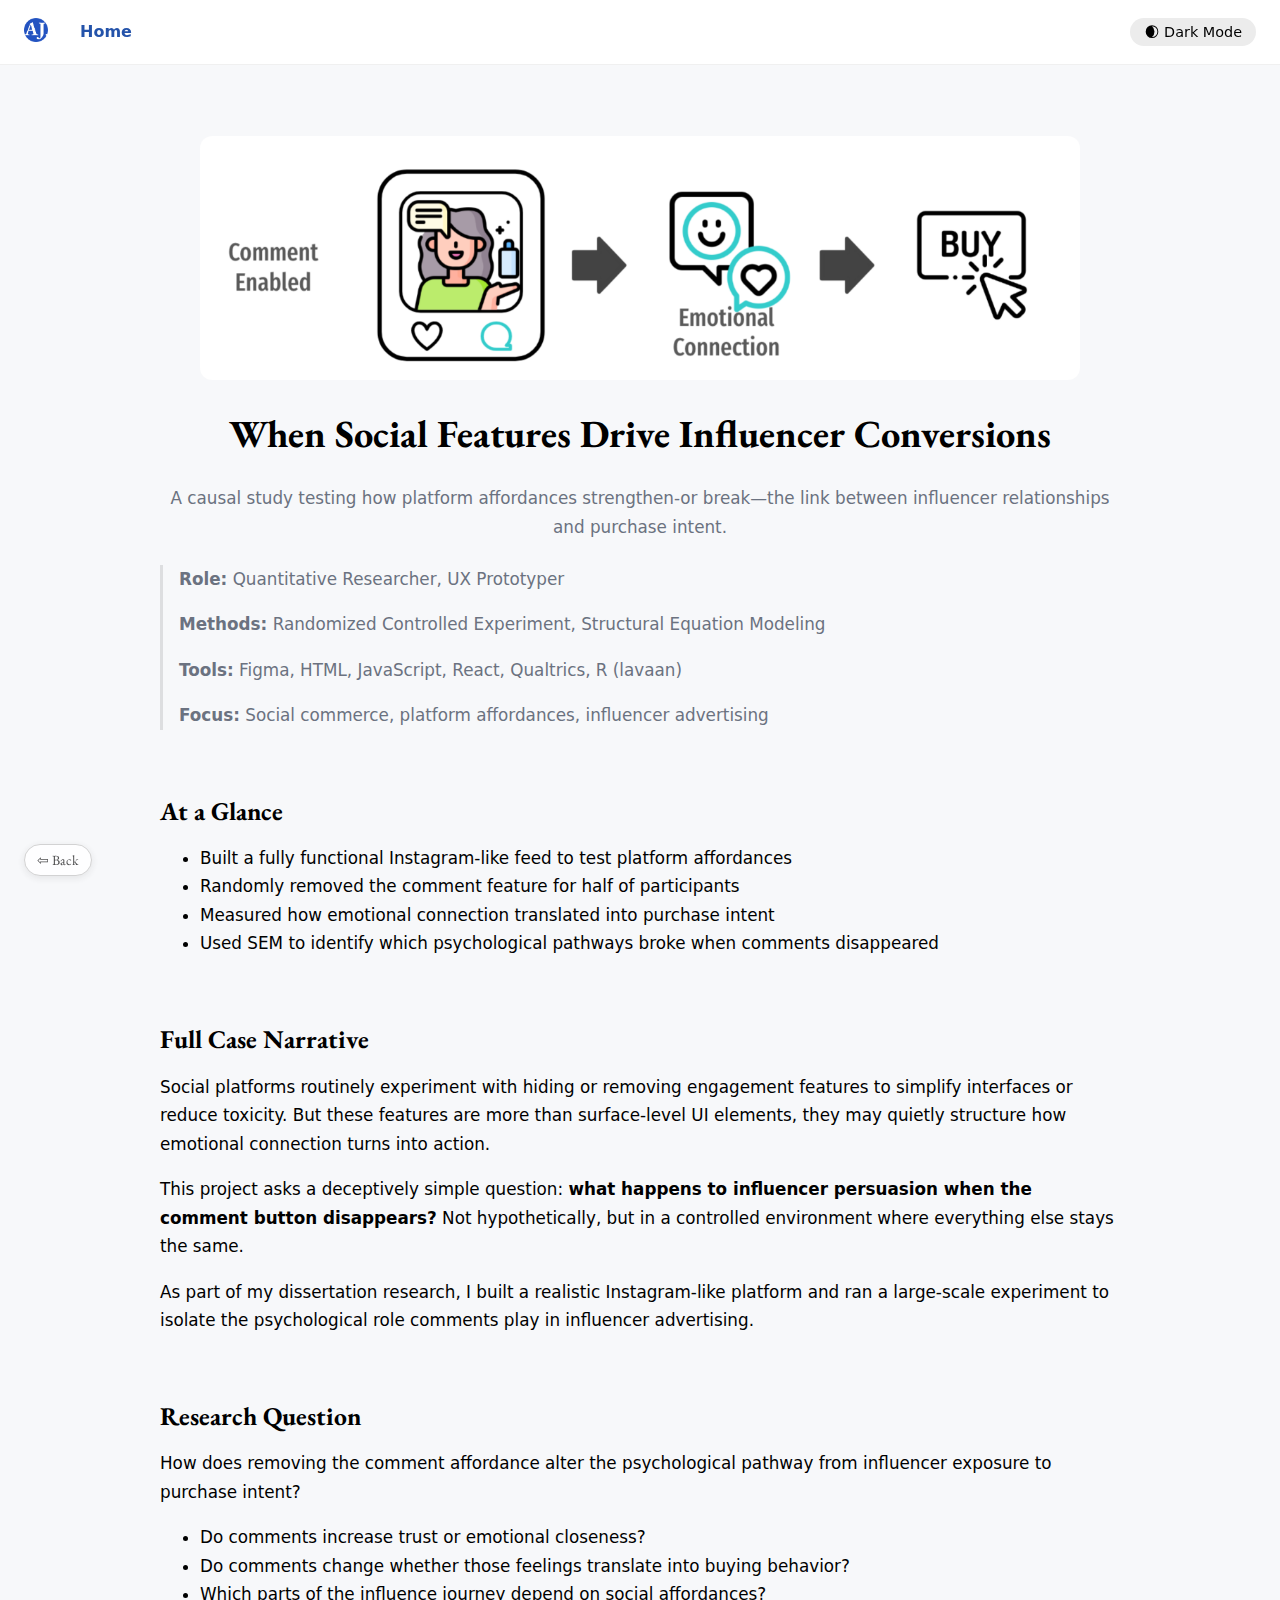
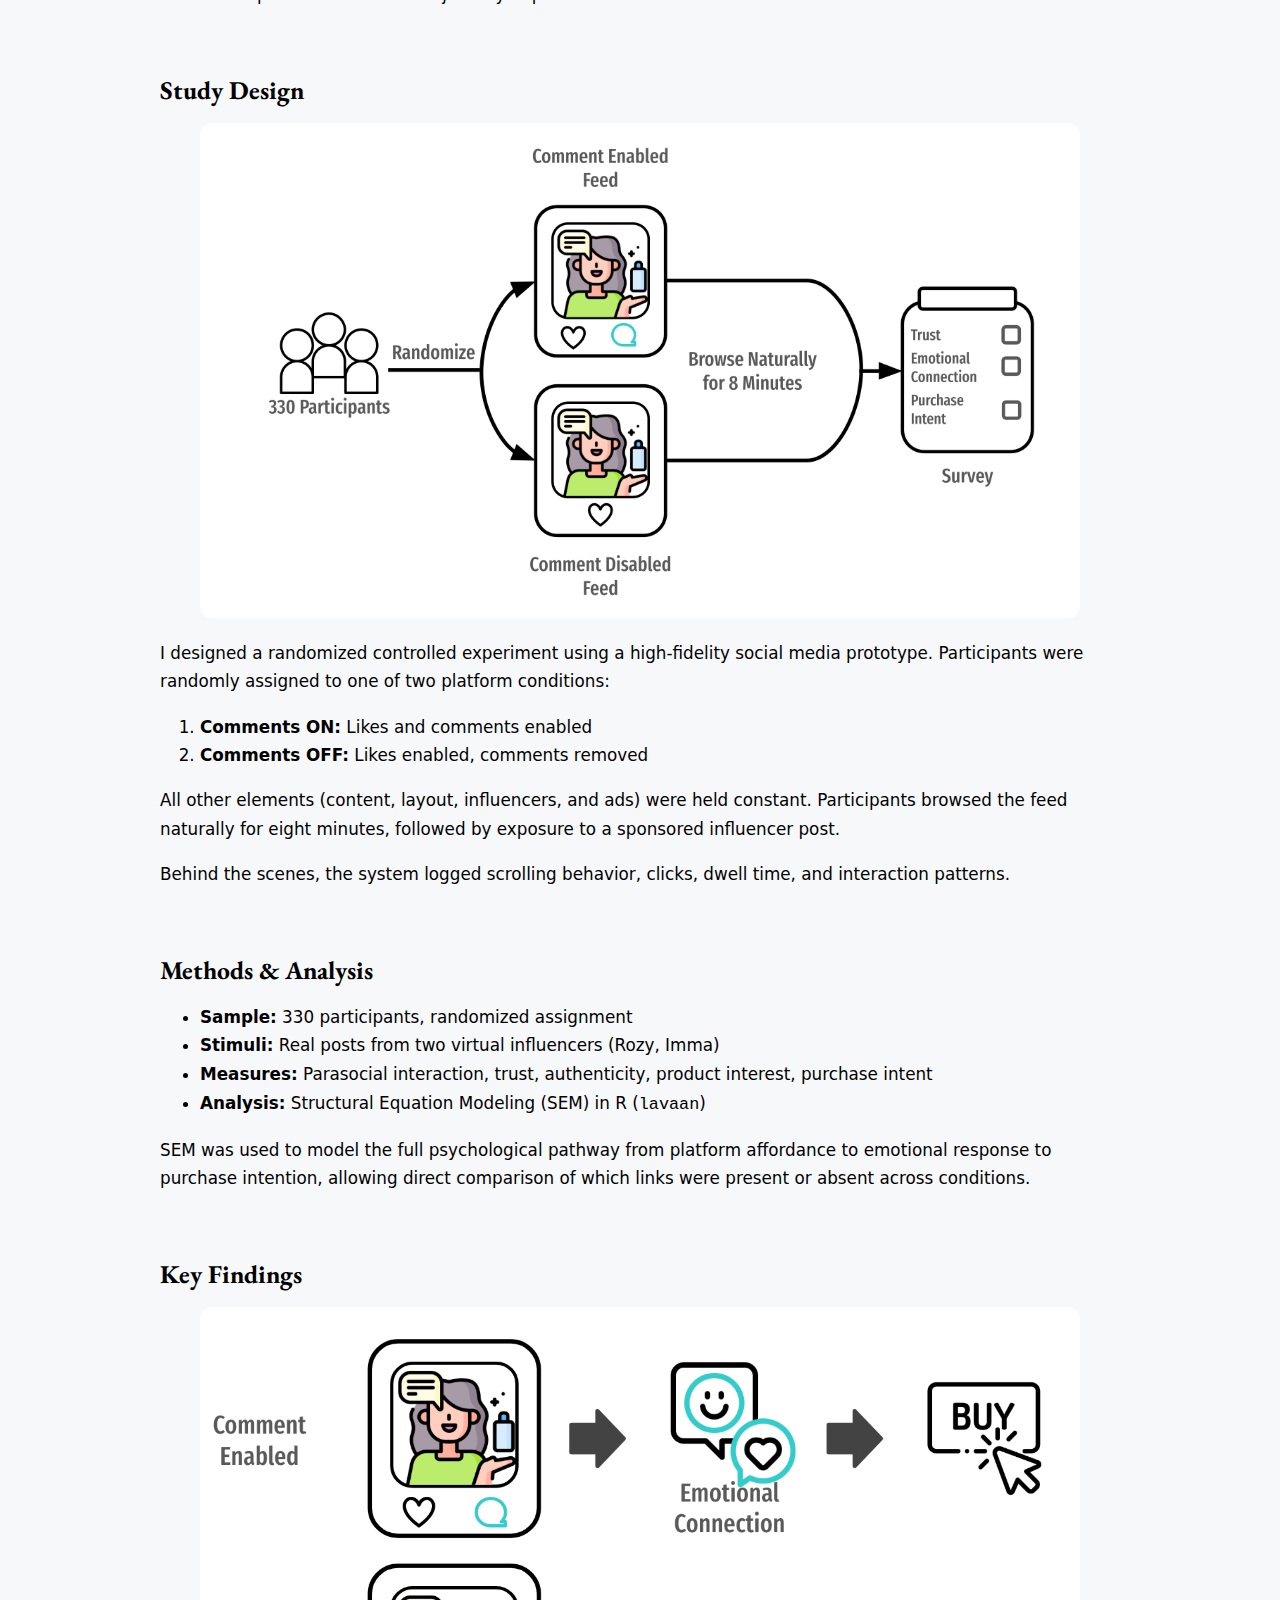
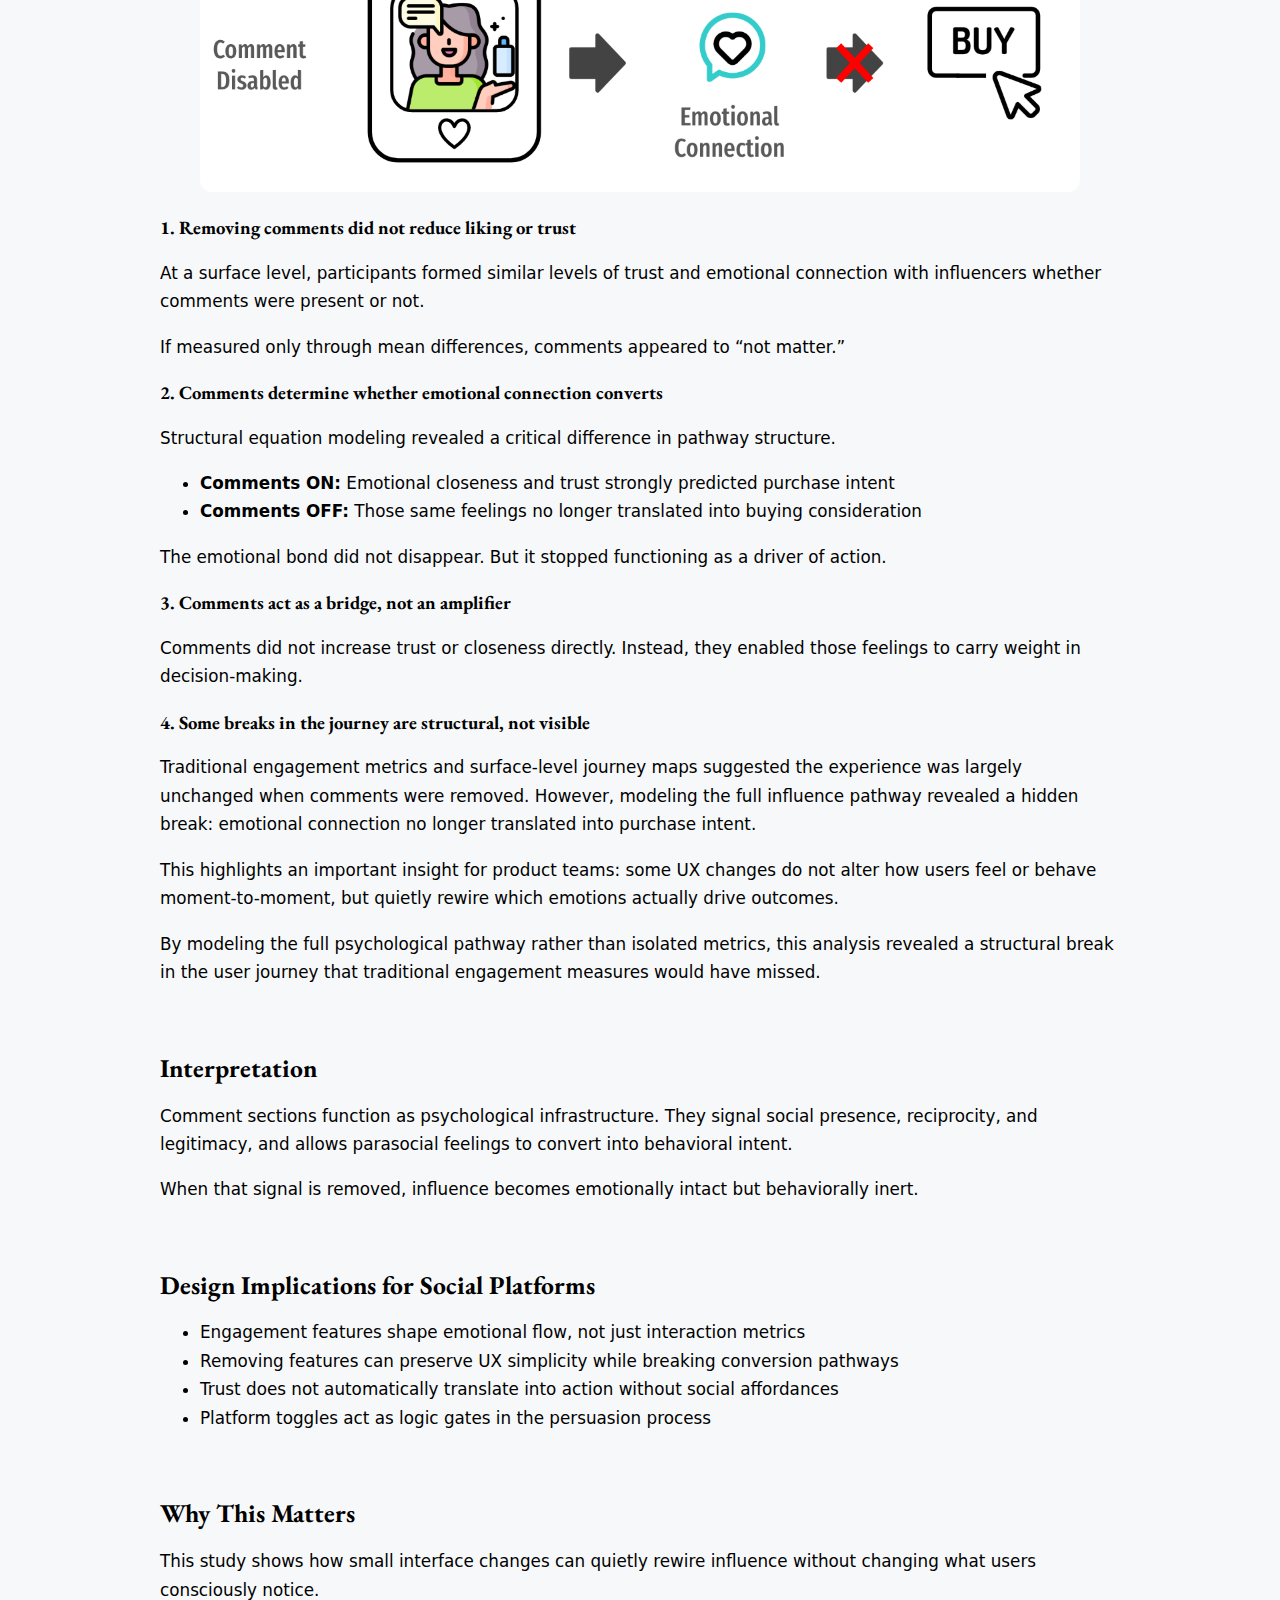
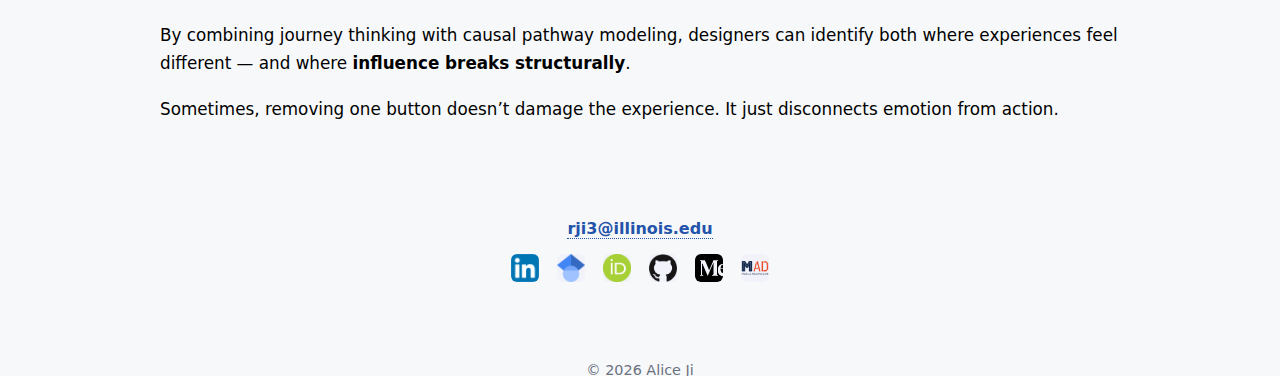
<file: project/affordance.html>
<!DOCTYPE html>
<html lang="en">
  <head>
    <meta name="viewport" content="width=device-width, initial-scale=1.0">
    <link
      href="https://fonts.googleapis.com/css2?family=EB+Garamond:wght@400;700&display=swap"
      rel="stylesheet"
    />
    <meta charset="UTF-8" />
    <title>Alice Ji – Portfolio</title>
    <meta
      name="description"
      content="Portfolio of Alice Ji. A showcase of projects bridging research and industry applications."
    />
    <meta name="viewport" content="width=device-width,initial-scale=1" />
    <link rel="stylesheet" href="../styles.css" />
    <link
      rel="icon"
      href="https://alice-ji.github.io/portfolio/assets/favicon.png"
      type="image/png"
    />
  </head>
  <body>
    <nav class="navbar">
      <a href="../index.html">
        <img
          src="https://alice-ji.github.io/portfolio/assets/favicon.png"
          style="width: 24px; height: 24px;"
        />
      </a>
      <a href="../index.html" class="nav-link">Home</a>
      <button id="dark-toggle" class="dark-toggle">🌒 Dark Mode</button>
    </nav>

    <a href="../index.html" id="back-btn" title="Back to portfolio">
      &#8678; Back
    </a>

    <main>

        <section class="case-study">

            <header class="case-header">
              <figure>
                <img src="https://alice-ji.github.io/portfolio/assets/affordance-card.png" />
              </figure>
          
              <h1>When Social Features Drive Influencer Conversions</h1>
          
              <p class="subtitle">
                A causal study testing how platform affordances 
                strengthen-or break—the link between influencer relationships and purchase intent.
              </p>
          
              <div class="case-meta">
                <p><strong>Role:</strong> Quantitative Researcher, UX Prototyper</p>
                <p><strong>Methods:</strong> Randomized Controlled Experiment, Structural Equation Modeling</p>
                <p><strong>Tools:</strong> Figma, HTML, JavaScript, React, Qualtrics, R (lavaan)</p>
                <p><strong>Focus:</strong> Social commerce, platform affordances, influencer advertising</p>
              </div>
            </header>
          
            <section class="case-glance">
              <h2>At a Glance</h2>
              <ul>
                <li>Built a fully functional Instagram-like feed to test platform affordances</li>
                <li>Randomly removed the comment feature for half of participants</li>
                <li>Measured how emotional connection translated into purchase intent</li>
                <li>Used SEM to identify which psychological pathways broke when comments disappeared</li>
              </ul>
            </section>
          
            <section class="case-narrative">
              <h2>Full Case Narrative</h2>
          
              <p>
                Social platforms routinely experiment with hiding or removing engagement features to
                simplify interfaces or reduce toxicity. But these features are more than surface-level
                UI elements, they may quietly structure how emotional connection turns into action.
              </p>
          
              <p>
                This project asks a deceptively simple question:
                <strong>what happens to influencer persuasion when the comment button disappears?</strong>
                Not hypothetically, but in a controlled environment where everything else stays the same.
              </p>
          
              <p>
                As part of my dissertation research, I built a realistic Instagram-like platform and ran
                a large-scale experiment to isolate the psychological role comments play in influencer
                advertising.
              </p>
            </section>
          
            <section class="case-question">
              <h2>Research Question</h2>
              <p>
                How does removing the comment affordance alter the psychological pathway from
                influencer exposure to purchase intent?
              </p>
              <ul>
                <li>Do comments increase trust or emotional closeness?</li>
                <li>Do comments change whether those feelings translate into buying behavior?</li>
                <li>Which parts of the influence journey depend on social affordances?</li>
              </ul>
            </section>
          
            <section class="case-design">
              <h2>Study Design</h2>
          
              <figure>
                <img src="https://alice-ji.github.io/portfolio/assets/affordance-procedure.png" />
              </figure>
          
              <p>
                I designed a randomized controlled experiment using a high-fidelity social media prototype.
                Participants were randomly assigned to one of two platform conditions:
              </p>
          
              <ol>
                <li><strong>Comments ON:</strong> Likes and comments enabled</li>
                <li><strong>Comments OFF:</strong> Likes enabled, comments removed</li>
              </ol>
          
              <p>
                All other elements (content, layout, influencers, and ads) were held constant.
                Participants browsed the feed naturally for eight minutes, followed by exposure
                to a sponsored influencer post.
              </p>
          
              <p>
                Behind the scenes, the system logged scrolling behavior, clicks, dwell time,
                and interaction patterns.
              </p>
            </section>
          
            <section class="case-methods">
              <h2>Methods & Analysis</h2>
          
              <ul>
                <li><strong>Sample:</strong> 330 participants, randomized assignment</li>
                <li><strong>Stimuli:</strong> Real posts from two virtual influencers (Rozy, Imma)</li>
                <li><strong>Measures:</strong> Parasocial interaction, trust, authenticity, product interest, purchase intent</li>
                <li><strong>Analysis:</strong> Structural Equation Modeling (SEM) in R (<code>lavaan</code>)</li>
              </ul>
          
              <p>
                SEM was used to model the full psychological pathway from platform affordance
                to emotional response to purchase intention, allowing direct comparison of
                which links were present or absent across conditions.
              </p>
            </section>
          
            <section class="case-findings">
              <h2>Key Findings</h2>
          
              <figure>
                <img src="https://alice-ji.github.io/portfolio/assets/affordance-result.png" />
              </figure>
          
              <h3>1. Removing comments did not reduce liking or trust</h3>
              <p>
                At a surface level, participants formed similar levels of trust and emotional
                connection with influencers whether comments were present or not.
              </p>
          
              <p>
                If measured only through mean differences, comments appeared to “not matter.”
              </p>
          
              <h3>2. Comments determine whether emotional connection converts</h3>
              <p>
                Structural equation modeling revealed a critical difference in pathway structure.
              </p>
          
              <ul>
                <li><strong>Comments ON:</strong> Emotional closeness and trust strongly predicted purchase intent</li>
                <li><strong>Comments OFF:</strong> Those same feelings no longer translated into buying consideration</li>
              </ul>
          
              <p>
                The emotional bond did not disappear. But it stopped functioning as a driver of action.
              </p>
          
              <h3>3. Comments act as a bridge, not an amplifier</h3>
              <p>
                Comments did not increase trust or closeness directly. Instead, they enabled
                those feelings to carry weight in decision-making.
              </p>

              <h3>4. Some breaks in the journey are structural, not visible</h3>

              <p>
                Traditional engagement metrics and surface-level journey maps suggested
                the experience was largely unchanged when comments were removed.
                However, modeling the full influence pathway revealed a hidden break:
                emotional connection no longer translated into purchase intent.
              </p>

              <p>
                This highlights an important insight for product teams:
                some UX changes do not alter how users feel or behave moment-to-moment,
                but quietly rewire which emotions actually drive outcomes.
              </p>

              <p>
                By modeling the full psychological pathway rather than isolated metrics,
                this analysis revealed a structural break in the user journey that
                traditional engagement measures would have missed.
              </p>
            </section>

          
            <section class="case-interpretation">
              <h2>Interpretation</h2>
          
              <p>
                Comment sections function as psychological infrastructure. They signal social
                presence, reciprocity, and legitimacy, and allows parasocial feelings to convert
                into behavioral intent.
              </p>
          
              <p>
                When that signal is removed, influence becomes emotionally intact but behaviorally inert.
              </p>
            </section>
          
            <section class="case-implications">
              <h2>Design Implications for Social Platforms</h2>
              <ul>
                <li>Engagement features shape emotional flow, not just interaction metrics</li>
                <li>Removing features can preserve UX simplicity while breaking conversion pathways</li>
                <li>Trust does not automatically translate into action without social affordances</li>
                <li>Platform toggles act as logic gates in the persuasion process</li>
              </ul>
            </section>
          
            <section class="case-conclusion">
              <h2>Why This Matters</h2>
          
              <p>
                This study shows how small interface changes can quietly rewire influence without
                changing what users consciously notice.
              </p>
          
              <p>
                By combining journey thinking with causal pathway modeling, designers can identify
                both where experiences feel different — and where 
                <strong>influence breaks structurally</strong>.
              </p>
          
              <p>
                Sometimes, removing one button doesn’t damage the experience.
                It just disconnects emotion from action.
              </p>
            </section>
          
          </section>

      <section class="contact-section">
        <a href="mailto:rji3@illinois.edu" class="contact-email"
          >rji3@illinois.edu</a
        >
        <div class="social-links">
          <a
            href="https://www.linkedin.com/in/alice-ji-8a4b2a161/"
            target="_blank"
          >
            <img
              src="https://alice-ji.github.io/portfolio/assets/LinkedIn.png"
              alt="LinkedIn"
              title="LinkedIn"
            />
          </a>
          <a
            href="https://scholar.google.com/citations?hl=en&user=CVlgqCAAAAAJ"
            target="_blank"
          >
            <img
              src="https://alice-ji.github.io/portfolio/assets/GoogleScholarLogo.png"
              alt="Google Scholar"
              title="Google Scholar"
            />
          </a>
          <a href="https://orcid.org/0009-0009-3730-8272" target="_blank">
            <img
              src="https://alice-ji.github.io/portfolio/assets/ORCID.png"
              alt="ORCID"
              title="ORCID"
            />
          </a>
          <a href="https://github.com/Alice-Ji" target="_blank">
            <img
              src="https://alice-ji.github.io/portfolio/assets/github.png"
              alt="Github"
              title="Github"
            />
          </a>
          <a href="https://medium.com/@alice-ji" target="_blank">
            <img
              src="https://alice-ji.github.io/portfolio/assets/medium.png"
              alt="Medium"
              title="Medium"
            />
          <a href="https://madlabresearch.web.illinois.edu/" target="_blank">
            <img
              src="https://alice-ji.github.io/portfolio/assets/madlab.png"
              alt="MadLab"
              title="MadLab"
            />
          </a>
        </div>
      </section>
    </main>

    <footer>&copy; 2026 Alice Ji</footer>

    <script>
      const btn = document.getElementById("dark-toggle");
      if (localStorage.getItem("dark-mode") === "true") {
        document.body.classList.add("dark-mode");
        btn.textContent = "☀️ Light Mode";
      }
      btn.onclick = () => {
        document.body.classList.toggle("dark-mode");
        const enabled = document.body.classList.contains("dark-mode");
        btn.textContent = enabled ? "☀️ Light Mode" : "🌒 Dark Mode";
        localStorage.setItem("dark-mode", enabled);
      };
    </script>
  </body>
</html>
</file>
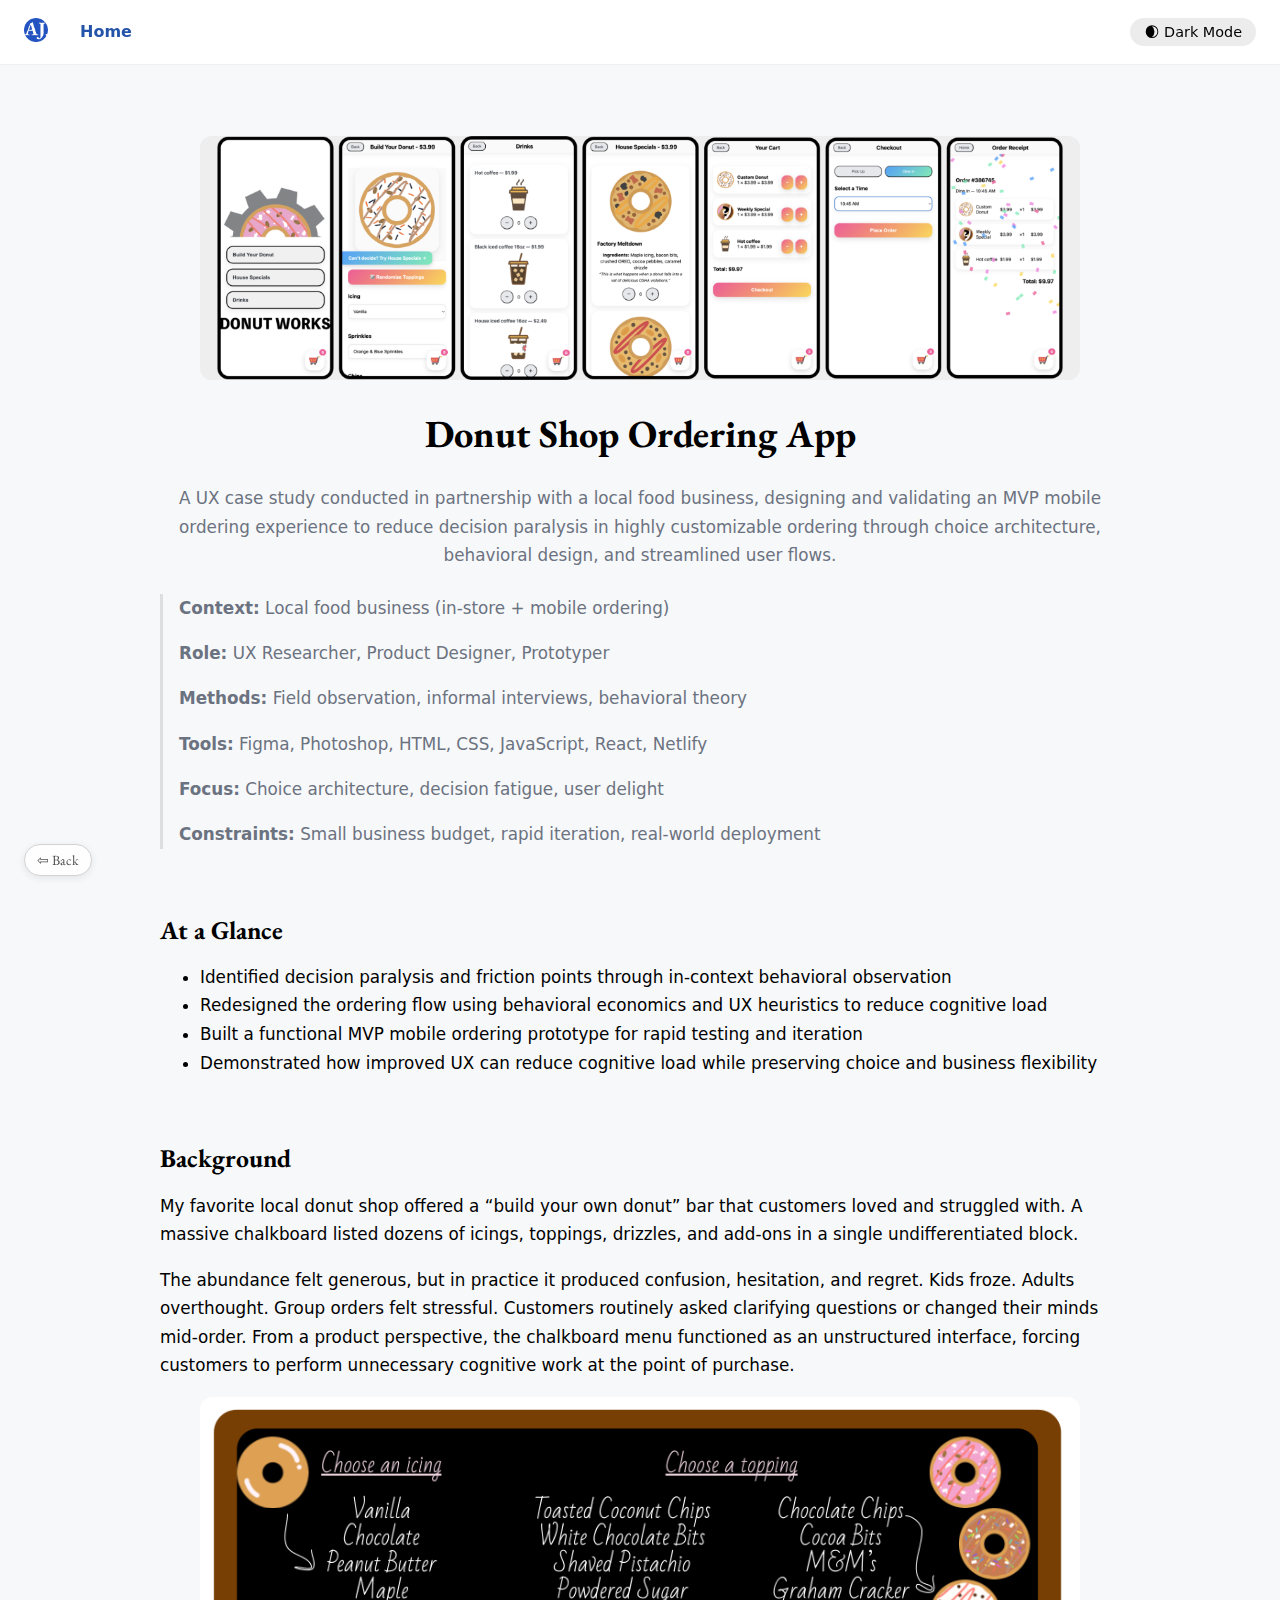
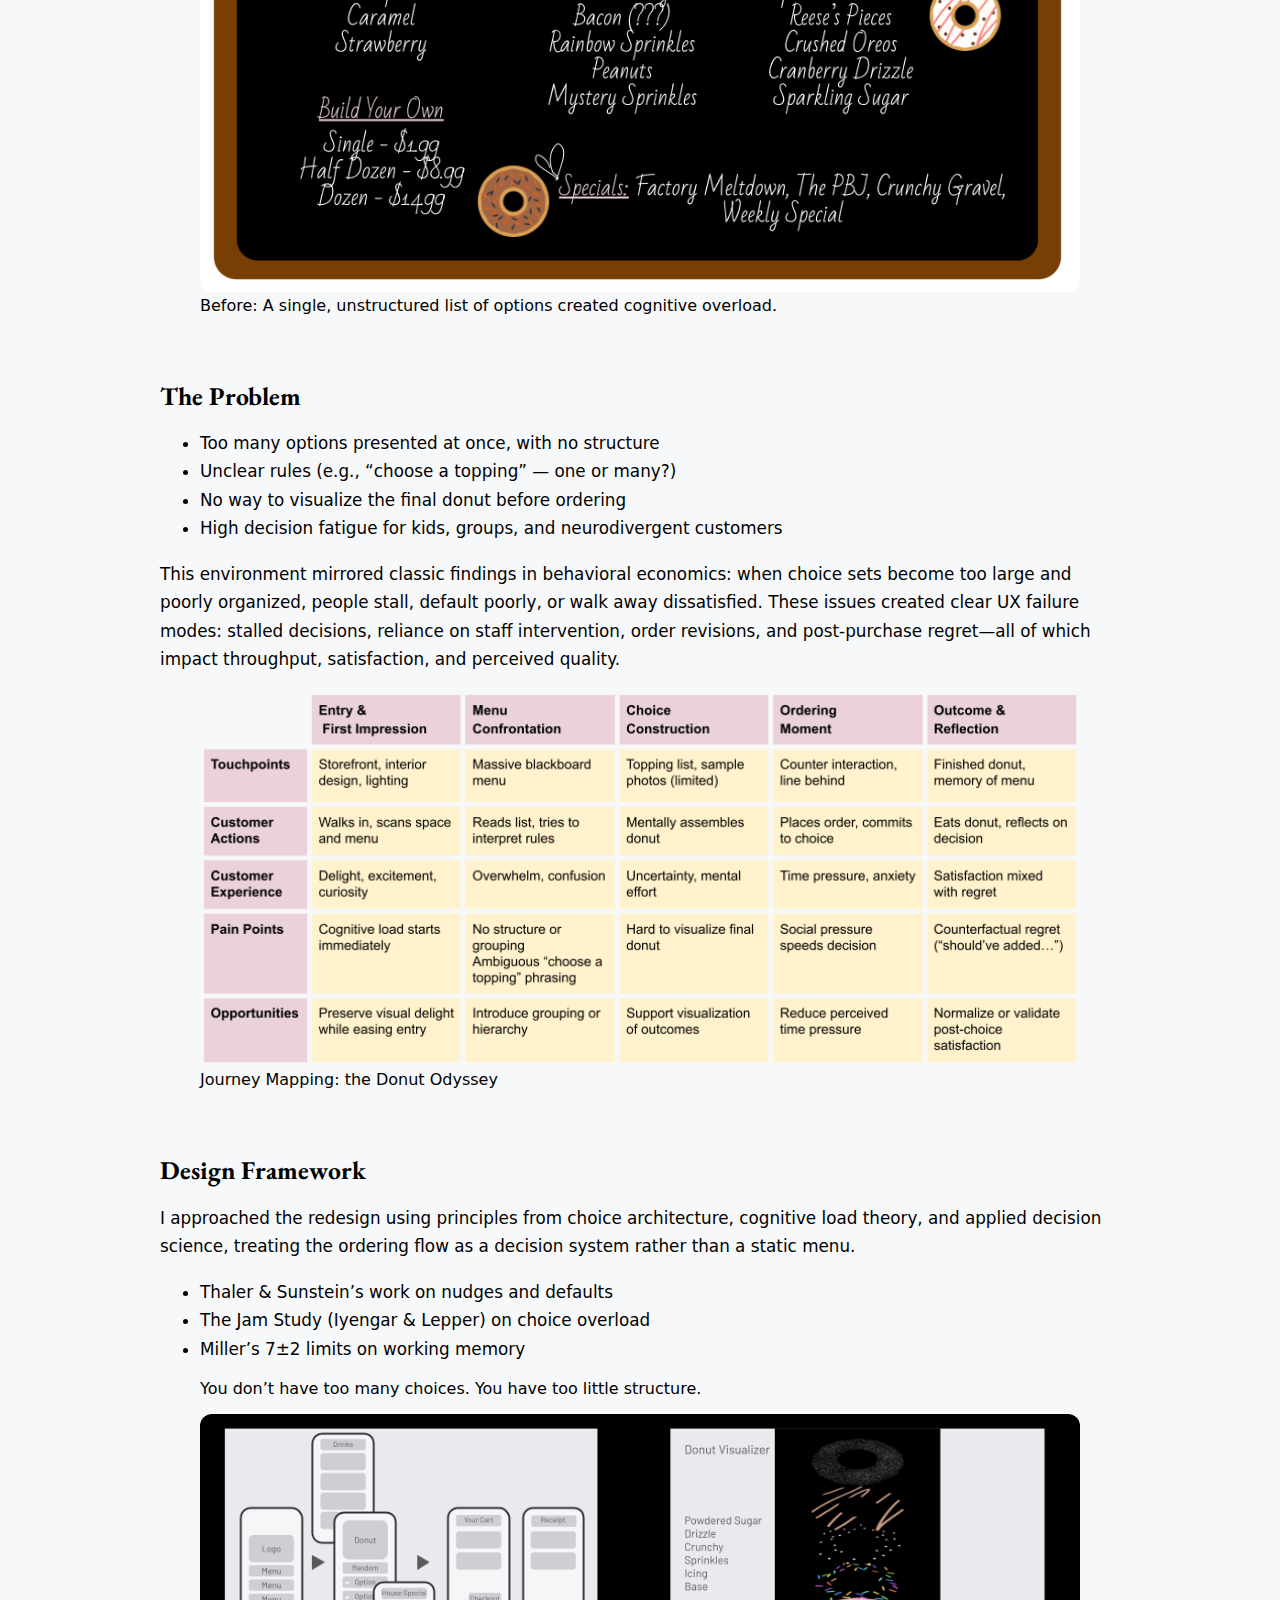
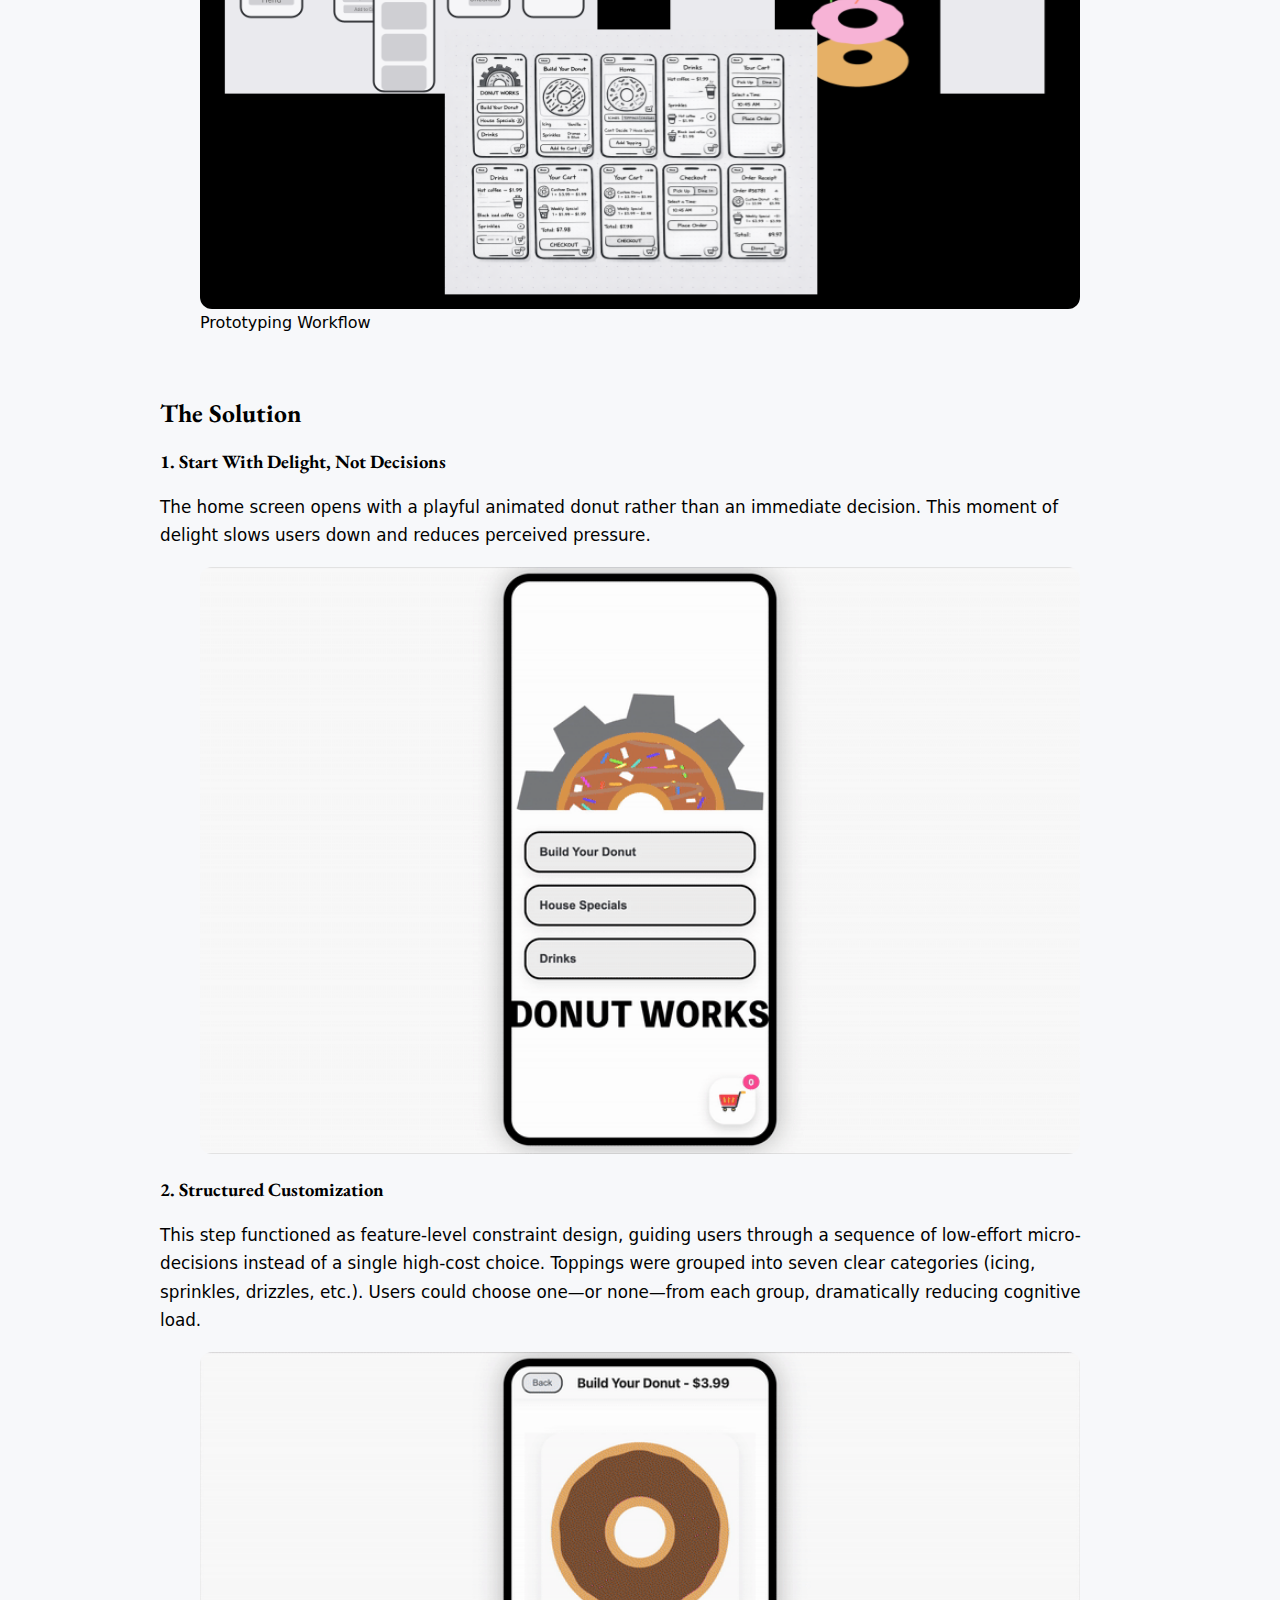
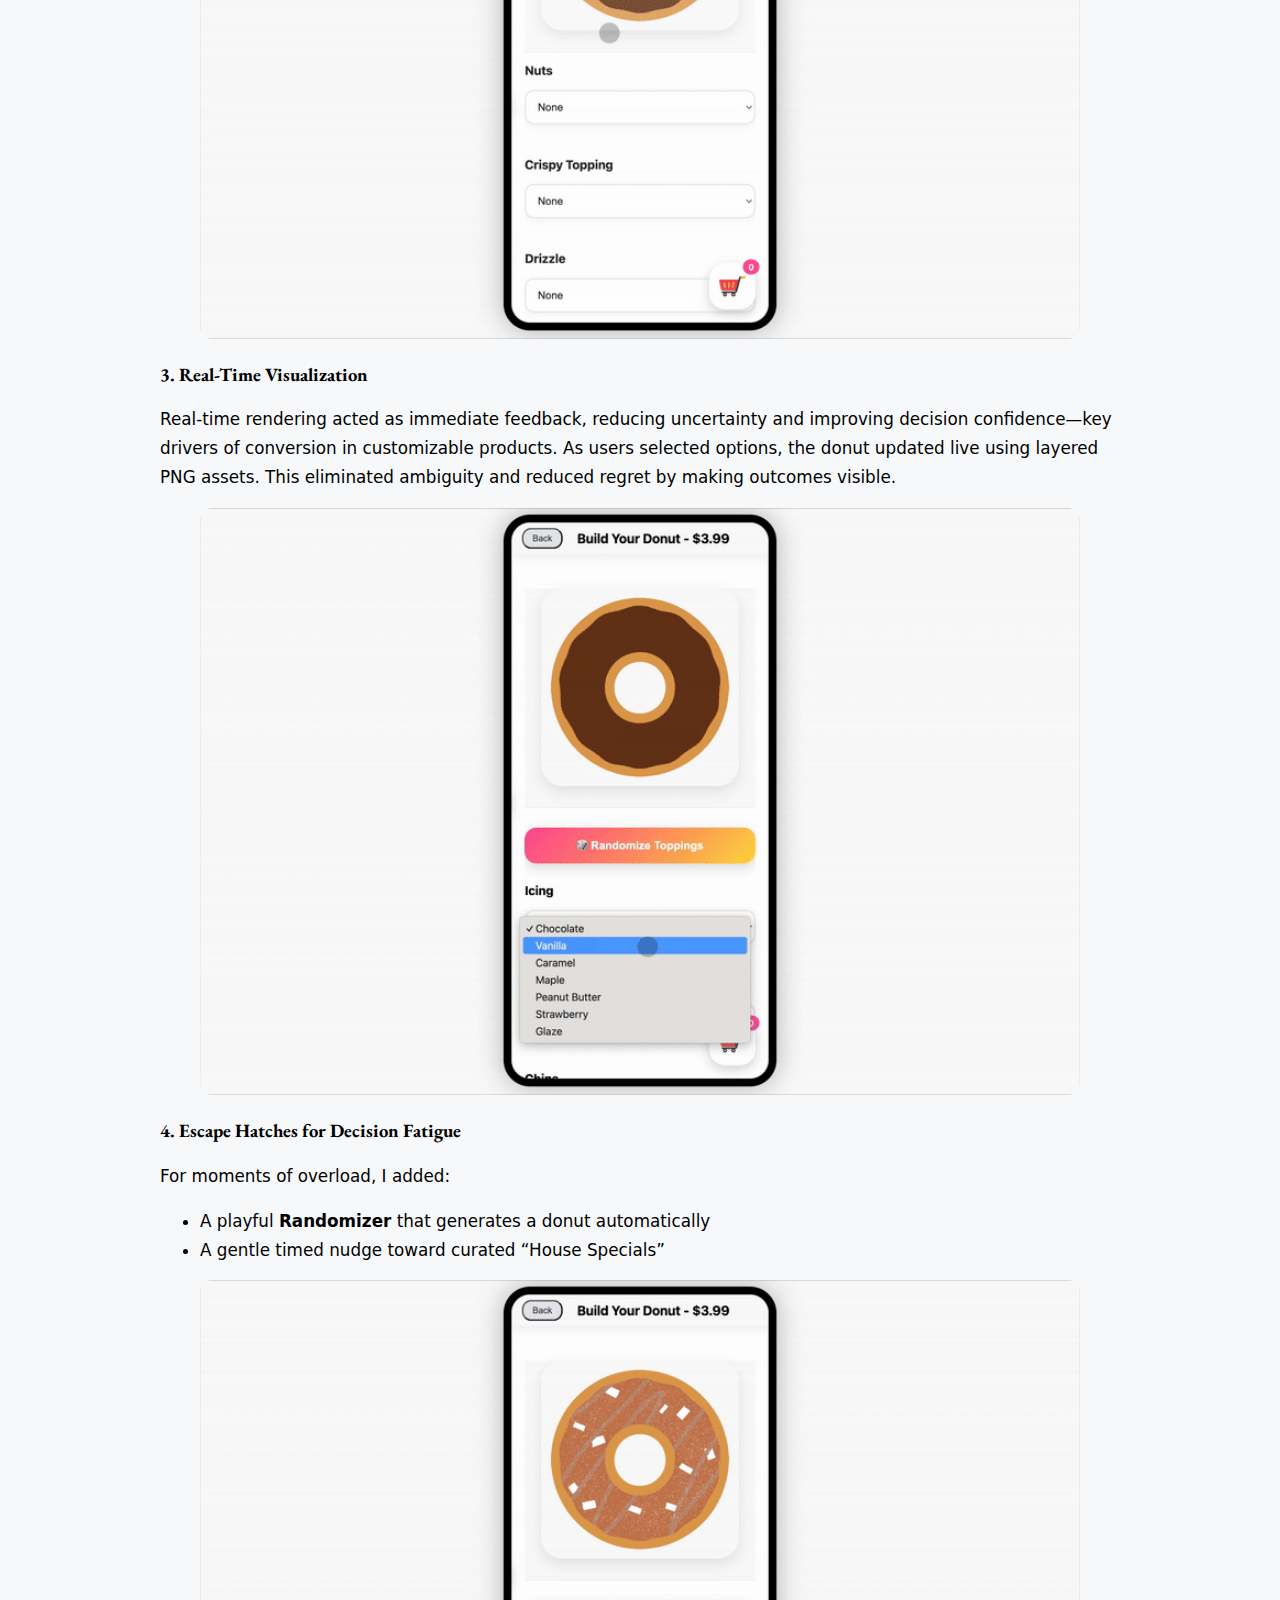
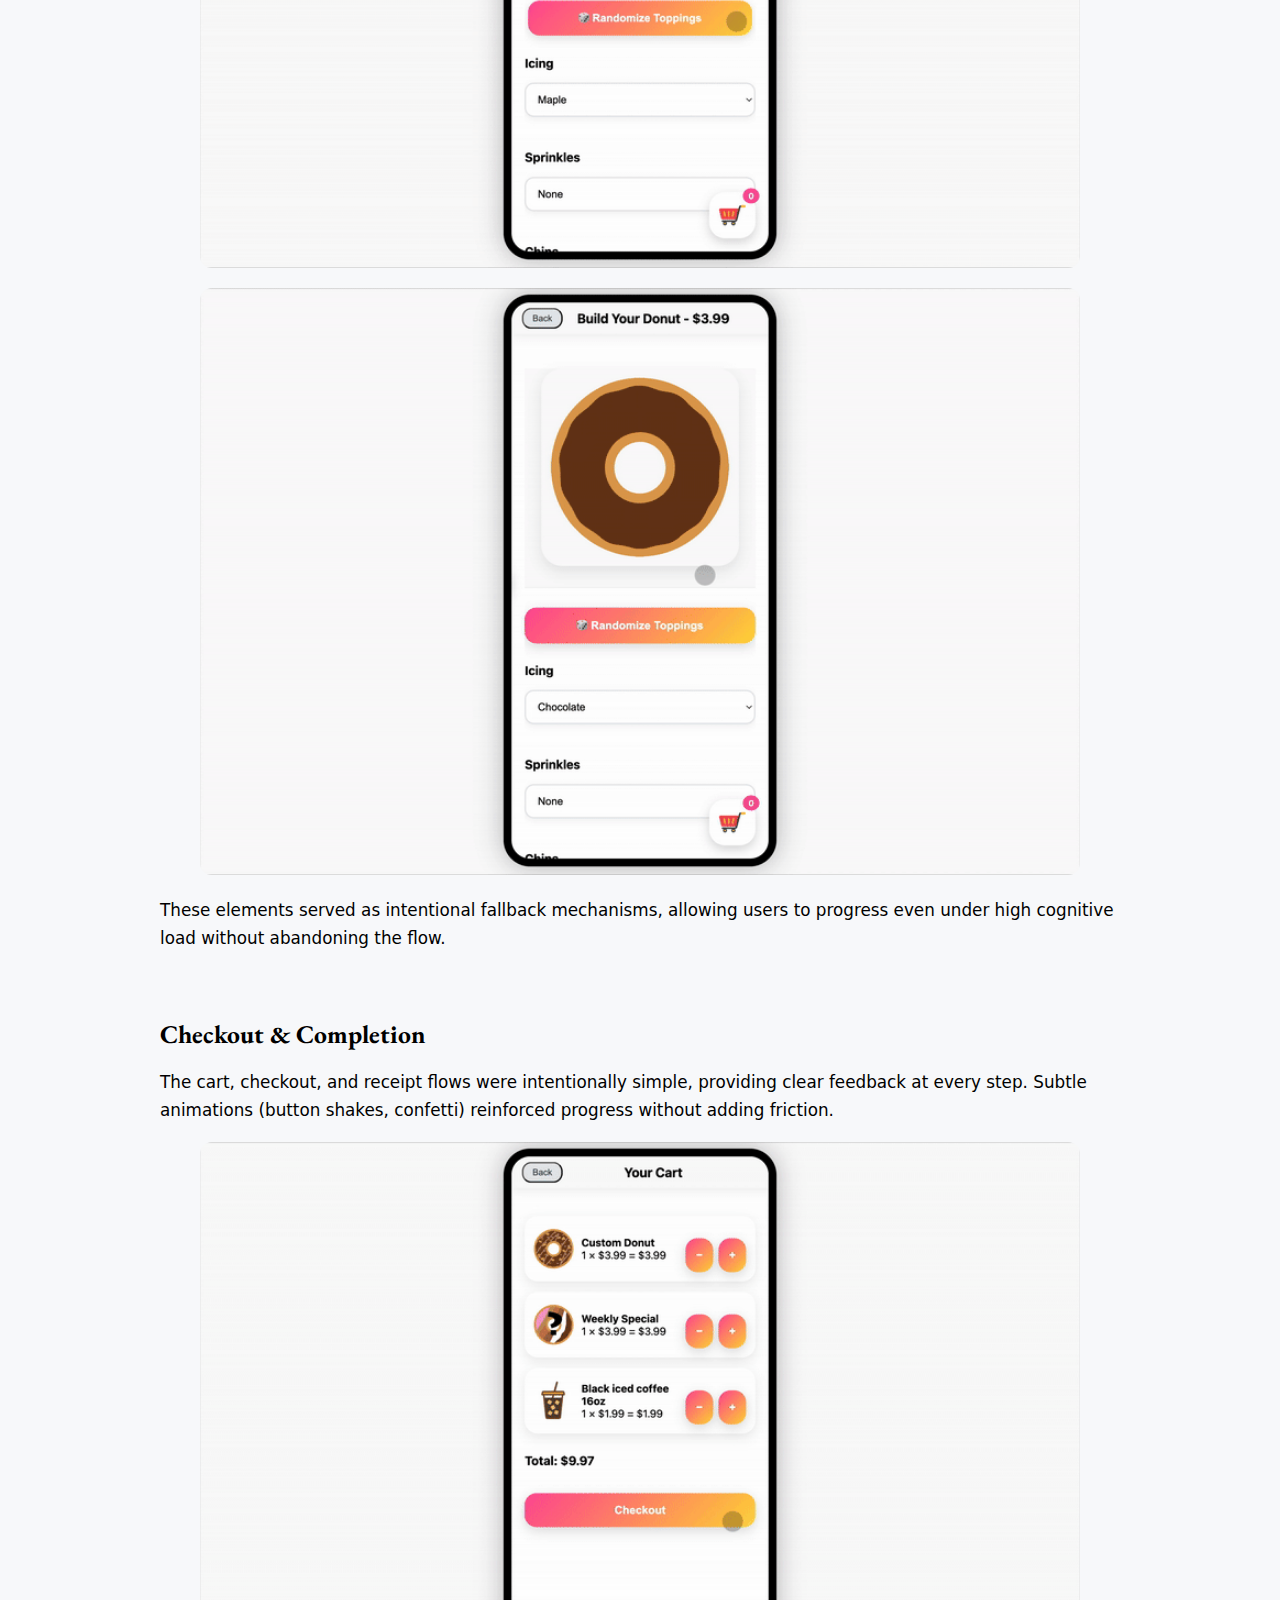
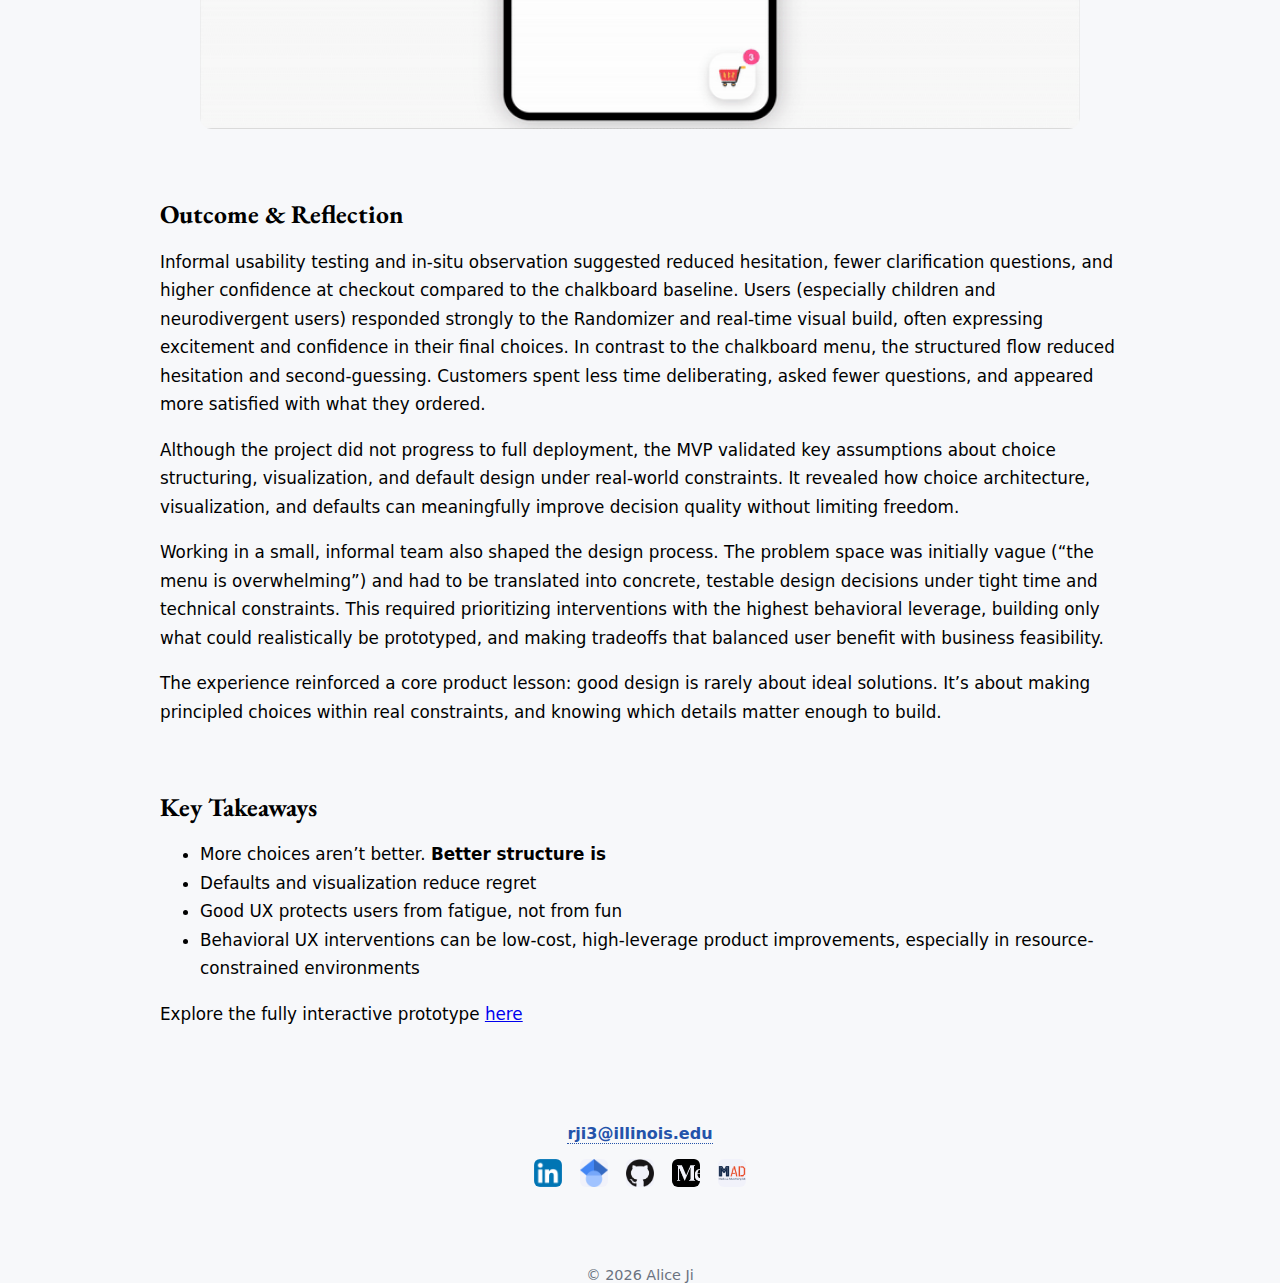
<file: project/donut.html>
<!DOCTYPE html>
<html lang="en">
  <head>
    <meta name="viewport" content="width=device-width, initial-scale=1.0">
    <link
      href="https://fonts.googleapis.com/css2?family=EB+Garamond:wght@400;700&display=swap"
      rel="stylesheet"
    />
    <meta charset="UTF-8" />
    <title>Alice Ji – Portfolio</title>
    <meta
      name="description"
      content="Portfolio of Alice Ji. A showcase of projects bridging research and industry applications."
    />
    <meta name="viewport" content="width=device-width,initial-scale=1" />
    <link rel="stylesheet" href="../styles.css" />
    <link
      rel="icon"
      href="../assets/favicon.png"
      type="image/png"
    />
  </head>
  <!-- Google tag (gtag.js) -->
<script async src="https://www.googletagmanager.com/gtag/js?id=G-N4BK6G9CMW"></script>
<script>
  window.dataLayer = window.dataLayer || [];
  function gtag(){dataLayer.push(arguments);}
  gtag('js', new Date());

  gtag('config', 'G-N4BK6G9CMW');
</script>
  <body>
    <nav class="navbar">
      <a href="../index.html">
        <img
          src="https://alice-ji.github.io/portfolio/assets/favicon.png"
          style="width: 24px; height: 24px;"
        />
      </a>
      <a href="../index.html" class="nav-link">Home</a>
      <button id="dark-toggle" class="dark-toggle">🌒 Dark Mode</button>
    </nav>

    <a href="../index.html" id="back-btn" title="Back to portfolio">
      &#8678; Back
    </a>
    
    <main>

        <section class="case-study">

            <header class="case-header">
                <figure>
                    <img
                      src="https://alice-ji.github.io/portfolio/assets/donut-card.png"
                    />
                  </figure>    
              <h1>Donut Shop Ordering App</h1>
          
              <p class="subtitle">
                A UX case study conducted in partnership with a local food business, 
                designing and validating an MVP mobile ordering experience to 
                reduce decision paralysis in highly customizable ordering 
                through choice architecture, behavioral design, and streamlined user flows.
              </p>
          
              <div class="case-meta">
                <p><strong>Context:</strong> Local food business (in-store + mobile ordering)</p>
                <p><strong>Role:</strong> UX Researcher, Product Designer, Prototyper</p>
                <p><strong>Methods:</strong> Field observation, informal interviews, behavioral theory</p>
                <p><strong>Tools:</strong> Figma, Photoshop, HTML, CSS, JavaScript, React, Netlify</p>
                <p><strong>Focus:</strong> Choice architecture, decision fatigue, user delight</p>
                <p><strong>Constraints:</strong> Small business budget, rapid iteration, real-world deployment</p>
              </div>
            </header>
          
            <section class="case-glance">
                <h2>At a Glance</h2>
                <ul>
                  <li>Identified decision paralysis and friction points through in-context behavioral observation</li>
                  <li>Redesigned the ordering flow using behavioral economics and UX heuristics to reduce cognitive load</li>
                  <li>Built a functional MVP mobile ordering prototype for rapid testing and iteration</li>
                  <li>Demonstrated how improved UX can reduce cognitive load while preserving choice and business flexibility</li>
                </ul>
              </section>
          
            <section class="case-context">
                <h2>Background</h2>
              
                <p>
                  My favorite local donut shop offered a “build your own donut” bar that customers
                  loved and struggled with. A massive chalkboard listed dozens of icings, toppings,
                  drizzles, and add-ons in a single undifferentiated block.
                </p>
              
                <p>
                  The abundance felt generous, but in practice it produced confusion, hesitation,
                  and regret. Kids froze. Adults overthought. Group orders felt stressful.
                  Customers routinely asked clarifying questions or changed their minds mid-order.
                  From a product perspective, the chalkboard menu functioned as an 
                  unstructured interface, forcing customers to perform unnecessary cognitive work 
                  at the point of purchase.
                </p>
            
                <figure>
                  <img src="https://alice-ji.github.io/portfolio/assets/donut-chalkboard.png" alt="Chaotic chalkboard donut menu">
                  <figcaption>Before: A single, unstructured list of options created cognitive overload.</figcaption>
                </figure>
              </section>
              
              <section class="case-problem">
                <h2>The Problem</h2>
              
                <ul>
                  <li>Too many options presented at once, with no structure</li>
                  <li>Unclear rules (e.g., “choose a topping” — one or many?)</li>
                  <li>No way to visualize the final donut before ordering</li>
                  <li>High decision fatigue for kids, groups, and neurodivergent customers</li>
                </ul>
              
                <p>
                  This environment mirrored classic findings in behavioral economics: when choice
                  sets become too large and poorly organized, people stall, default poorly, or walk
                  away dissatisfied.
                  These issues created clear UX failure modes: stalled decisions, reliance on staff 
                  intervention, order revisions, and post-purchase regret—all of which impact throughput, 
                  satisfaction, and perceived quality.
                </p>

                <figure>
                  <img src="https://alice-ji.github.io/portfolio/assets/donut-journey.png" alt="Journey Mapping">
                  <figcaption>Journey Mapping: the Donut Odyssey</figcaption>
                </figure>
              </section>
              
              <section class="case-framework">
                <h2>Design Framework</h2>
              
                <p>
                  I approached the redesign using principles from choice architecture, 
                  cognitive load theory, and applied decision science, treating the 
                  ordering flow as a decision system rather than a static menu.
                </p>
              
                <ul>
                  <li>Thaler & Sunstein’s work on nudges and defaults</li>
                  <li>The Jam Study (Iyengar & Lepper) on choice overload</li>
                  <li>Miller’s 7±2 limits on working memory</li>
                </ul>
              
                <blockquote>
                  You don’t have too many choices. You have too little structure.
                </blockquote>
                <figure>
                    <img src="https://alice-ji.github.io/portfolio/assets/donut-prototype.png" alt="Prototype">
                    <figcaption>Prototyping Workflow</figcaption>
                  </figure>
              </section>
              
              <section class="case-solution">
                <h2>The Solution</h2>
              
                <h3>1. Start With Delight, Not Decisions</h3>
                <p>
                  The home screen opens with a playful animated donut rather than an immediate
                  decision. This moment of delight slows users down and reduces perceived pressure.
                </p>
            
                <figure>
                  <img src="https://alice-ji.github.io/portfolio/assets/donut-home.gif" alt="Animated donut menu screen">
                </figure>
              
                <h3>2. Structured Customization</h3>
                <p>
                  This step functioned as feature-level constraint design, guiding users through 
                  a sequence of low-effort micro-decisions instead of a single high-cost choice.
                  Toppings were grouped into seven clear categories (icing, sprinkles, drizzles,
                  etc.). Users could choose one—or none—from each group, dramatically reducing
                  cognitive load.
                </p>
              
                <figure>
                  <img src="https://alice-ji.github.io/portfolio/assets/donut-builder.gif" alt="Categorized donut toppings">
                </figure>
              
                <h3>3. Real-Time Visualization</h3>
                <p>
                  Real-time rendering acted as immediate feedback, reducing uncertainty and 
                  improving decision confidence—key drivers of conversion in customizable products.
                  As users selected options, the donut updated live using layered PNG assets.
                  This eliminated ambiguity and reduced regret by making outcomes visible.
                </p>
              
                <figure>
                  <img src="https://alice-ji.github.io/portfolio/assets/donut-visual.gif" alt="Donut building in real time">
                </figure>
              
                <h3>4. Escape Hatches for Decision Fatigue</h3>
                <p>
                  For moments of overload, I added:
                </p>
                <ul>
                  <li>A playful <strong>Randomizer</strong> that generates a donut automatically</li>
                  <li>A gentle timed nudge toward curated “House Specials”</li>
                </ul>
              
                <figure>
                  <img src="https://alice-ji.github.io/portfolio/assets/donut-random.gif" alt="Donut randomizer feature">
                </figure>
                <figure>
                    <img src="https://alice-ji.github.io/portfolio/assets/donut-nudge.gif" alt="Behavioral Nudge">
                  </figure>

                  <p>
                    These elements served as intentional fallback mechanisms, allowing users to 
                    progress even under high cognitive load without abandoning the flow.
                  </p>
              </section>
              
              <section class="case-flow">
                <h2>Checkout & Completion</h2>
              
                <p>
                  The cart, checkout, and receipt flows were intentionally simple, providing clear
                  feedback at every step. Subtle animations (button shakes, confetti) reinforced
                  progress without adding friction.
                </p>
              
                <!-- GIF PLACEHOLDER -->
                <figure>
                  <img src="https://alice-ji.github.io/portfolio/assets/donut-checkout.gif" alt="Checkout and receipt flow">
                </figure>
              </section>
              
              <section class="case-outcome">
                <h2>Outcome & Reflection</h2>
              
                <p>
                  Informal usability testing and in-situ observation suggested reduced hesitation, 
                  fewer clarification questions, and higher confidence at checkout 
                  compared to the chalkboard baseline.
                   
                    Users (especially children and neurodivergent users) responded strongly to the 
                    Randomizer and real-time visual build, often expressing excitement and confidence 
                    in their final choices.
                    In contrast to the chalkboard menu, the structured flow reduced hesitation and
                    second-guessing. Customers spent less time deliberating, asked fewer questions,
                    and appeared more satisfied with what they ordered.
                </p>
              
                <p>
                  Although the project did not progress to full deployment, the MVP validated 
                  key assumptions about choice structuring, visualization, and default design 
                  under real-world constraints. It revealed how choice
                    architecture, visualization, and defaults can meaningfully improve decision quality
                    without limiting freedom.
                </p>

                <p>
                    Working in a small, informal team also shaped the design process. The problem space
                    was initially vague (“the menu is overwhelming”) and had to be translated into
                    concrete, testable design decisions under tight time and technical constraints.
                    This required prioritizing interventions with the highest behavioral leverage,
                    building only what could realistically be prototyped, and making tradeoffs that
                    balanced user benefit with business feasibility.
                </p>

                <p>
                The experience reinforced a core product lesson: good design is rarely about
                ideal solutions. It’s about making principled choices within real constraints, and
                knowing which details matter enough to build.
                </p>
              </section>
              
              <section class="case-takeaways">
                <h2>Key Takeaways</h2>
                <ul>
                  <li>More choices aren’t better. <strong>Better structure is</strong></li>
                  <li>Defaults and visualization reduce regret</li>
                  <li>Good UX protects users from fatigue, not from fun</li>
                  <li>Behavioral UX interventions can be low-cost, 
                    high-leverage product improvements, especially in resource-constrained environments</li>
                </ul>

                <p>
                  Explore the fully interactive prototype
                <a href="https://donutworks.netlify.app/" target="_blank">
                  here
                </a>
                </p>
              </section>
          
          </section>          

      <section class="contact-section">
        <a href="mailto:rji3@illinois.edu" class="contact-email"
          >rji3@illinois.edu</a
        >
        <div class="social-links">
          <a
            href="https://www.linkedin.com/in/alice-ji-8a4b2a161/"
            target="_blank"
          >
            <img
              src="https://alice-ji.github.io/portfolio/assets/LinkedIn.png"
              alt="LinkedIn"
              title="LinkedIn"
            />
          </a>
          <a
            href="https://scholar.google.com/citations?hl=en&user=CVlgqCAAAAAJ"
            target="_blank"
          >
            <img
              src="https://alice-ji.github.io/portfolio/assets/GoogleScholarLogo.png"
              alt="Google Scholar"
              title="Google Scholar"
            />
          </a>
          <a href="https://github.com/Alice-Ji" target="_blank">
            <img
              src="https://alice-ji.github.io/portfolio/assets/github.png"
              alt="Github"
              title="Github"
            />
          </a>
          <a href="https://medium.com/@alice-ji" target="_blank">
            <img
              src="https://alice-ji.github.io/portfolio/assets/medium.png"
              alt="Medium"
              title="Medium"
            />
          <a href="https://madlabresearch.web.illinois.edu/" target="_blank">
            <img
              src="https://alice-ji.github.io/portfolio/assets/madlab.png"
              alt="MadLab"
              title="MadLab"
            />
          </a>
        </div>
      </section>
    </main>

    <footer>&copy; 2026 Alice Ji</footer>

    <script>
      const btn = document.getElementById("dark-toggle");
      if (localStorage.getItem("dark-mode") === "true") {
        document.body.classList.add("dark-mode");
        btn.textContent = "☀️ Light Mode";
      }
      btn.onclick = () => {
        document.body.classList.toggle("dark-mode");
        const enabled = document.body.classList.contains("dark-mode");
        btn.textContent = enabled ? "☀️ Light Mode" : "🌒 Dark Mode";
        localStorage.setItem("dark-mode", enabled);
      };
    </script>
  </body>
</html>
</file>
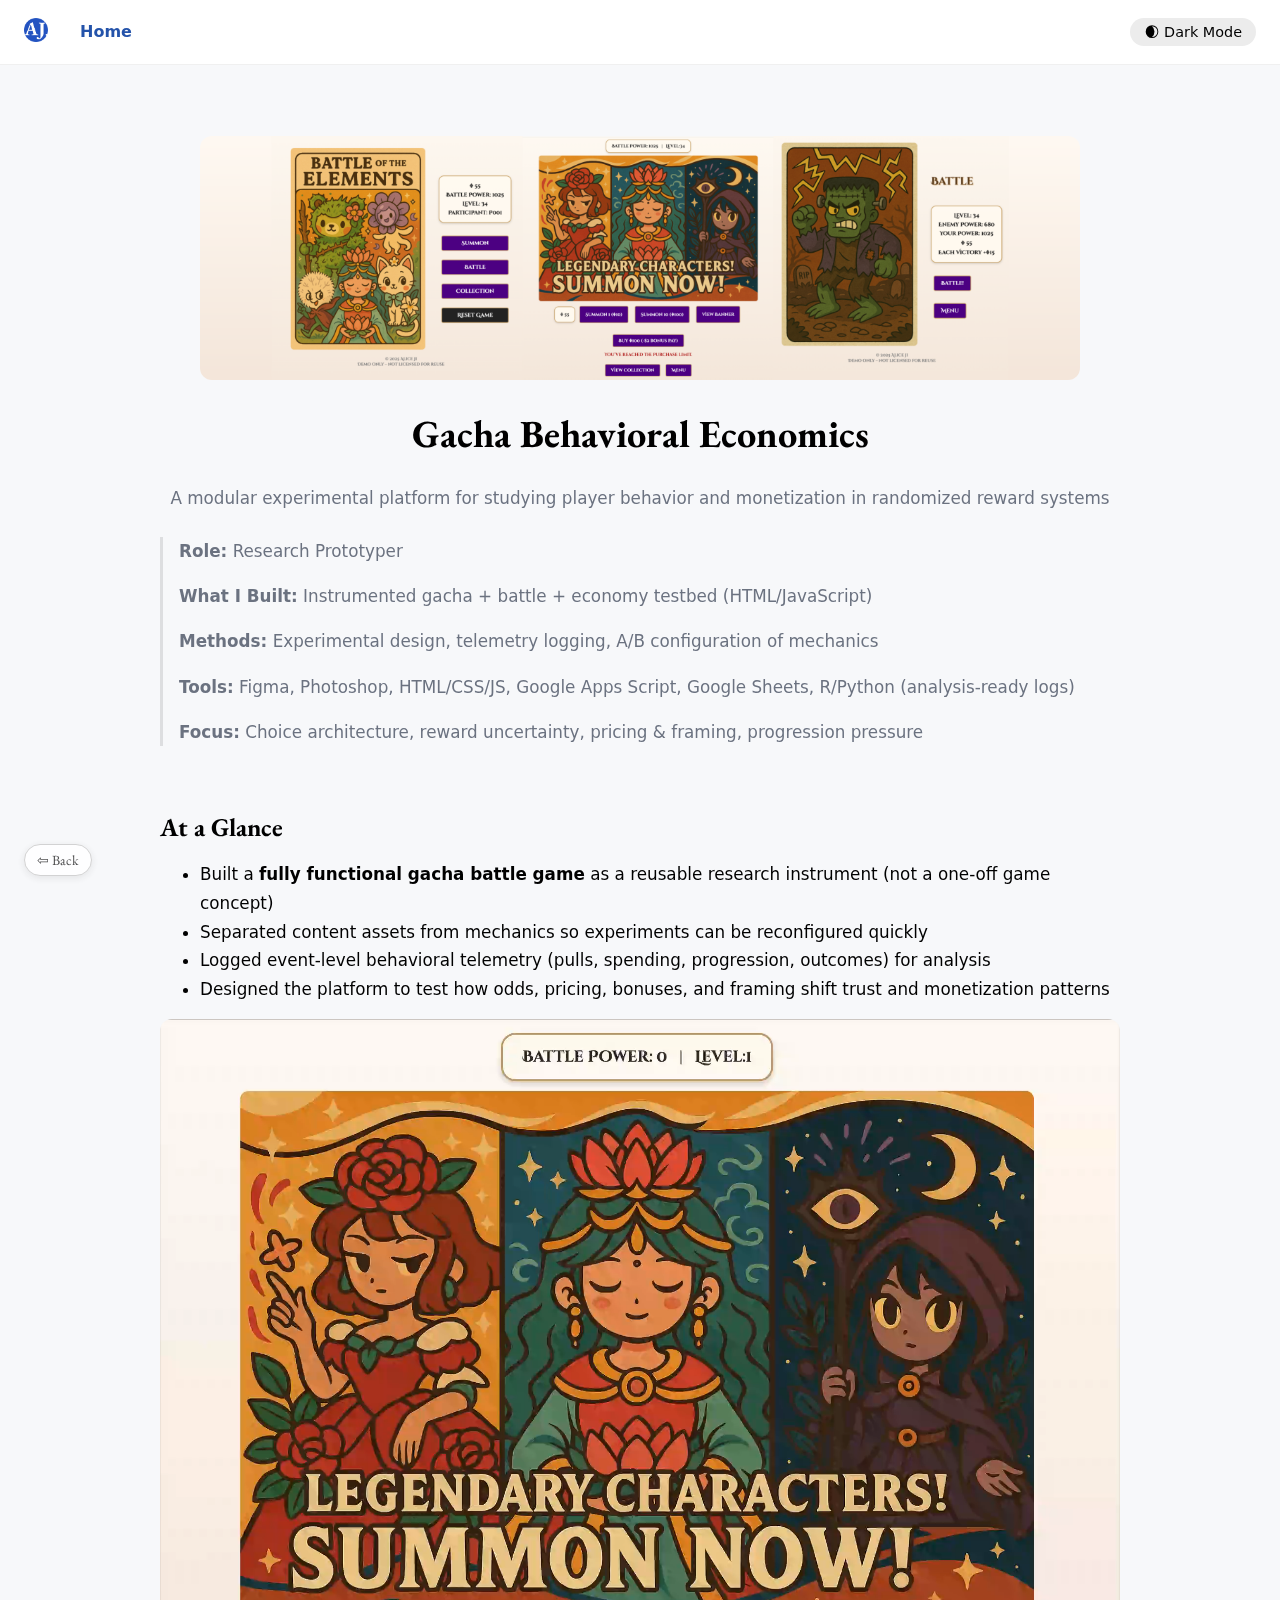
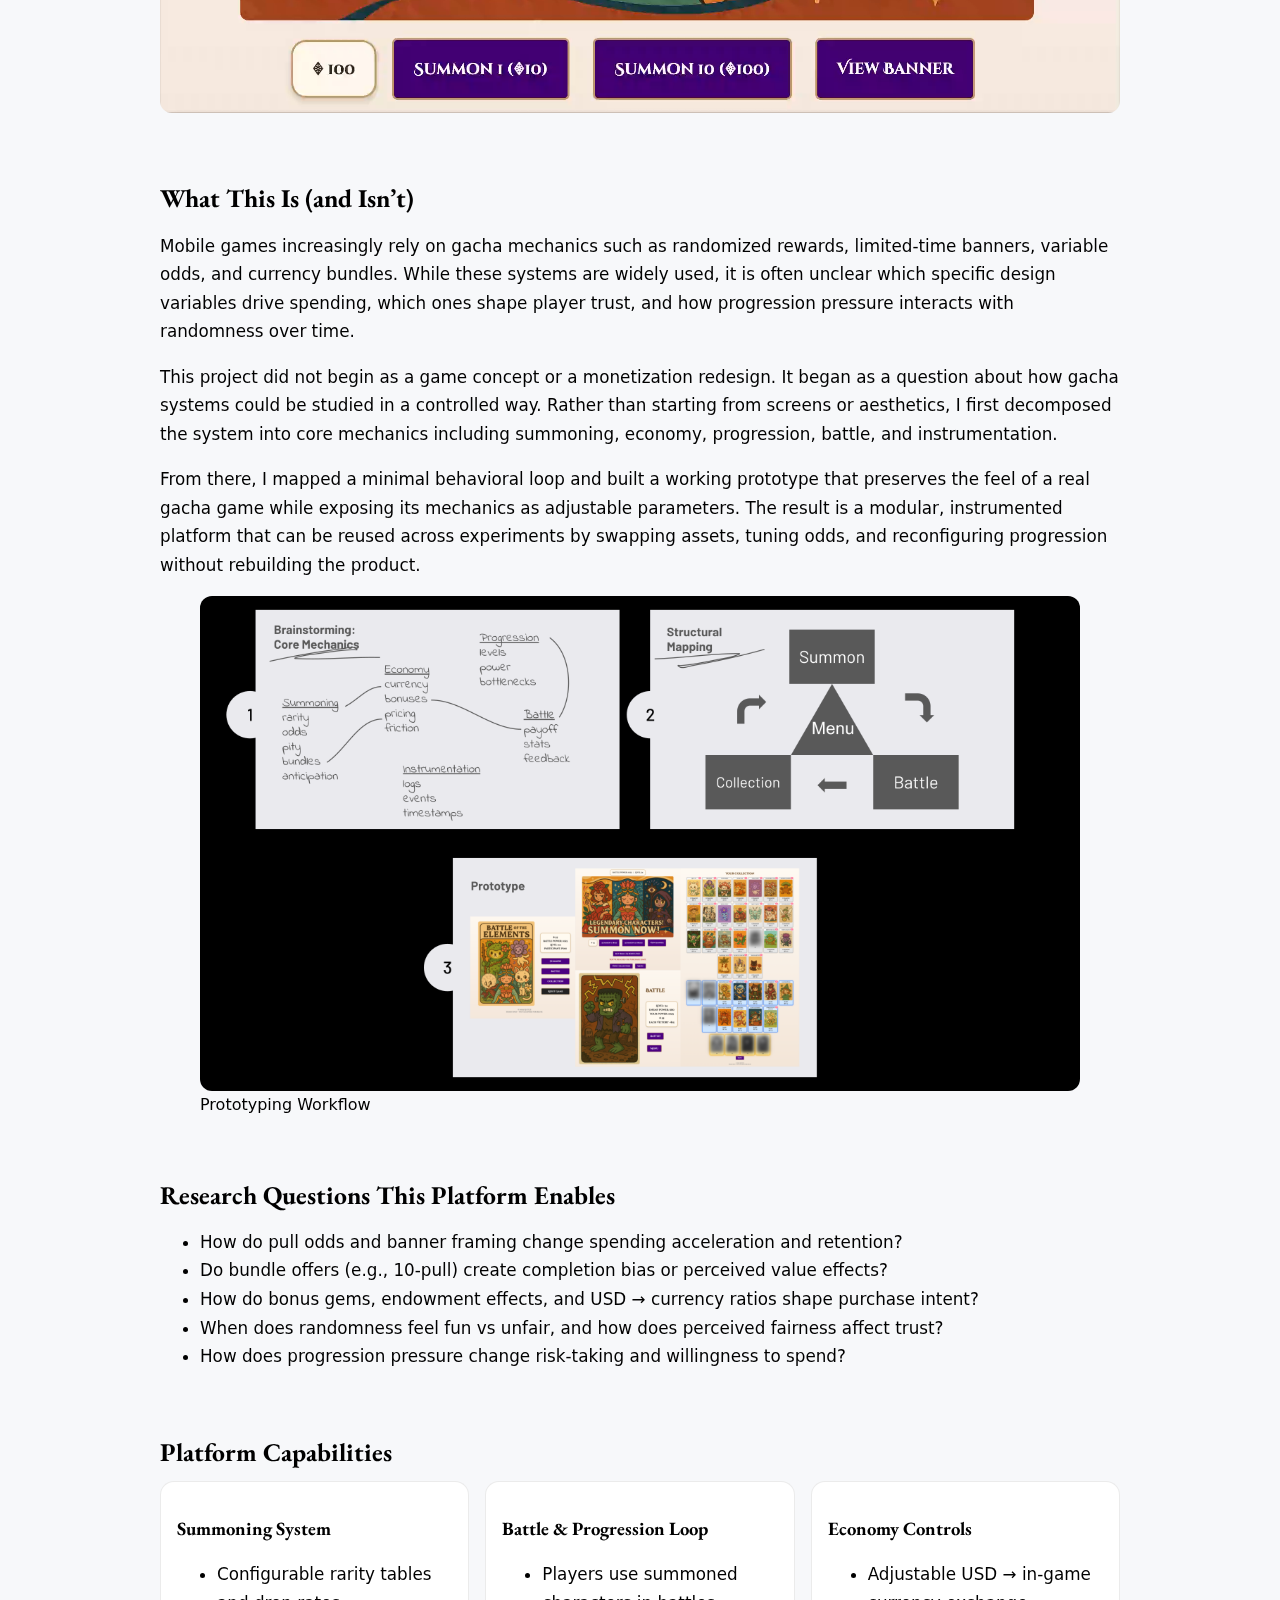
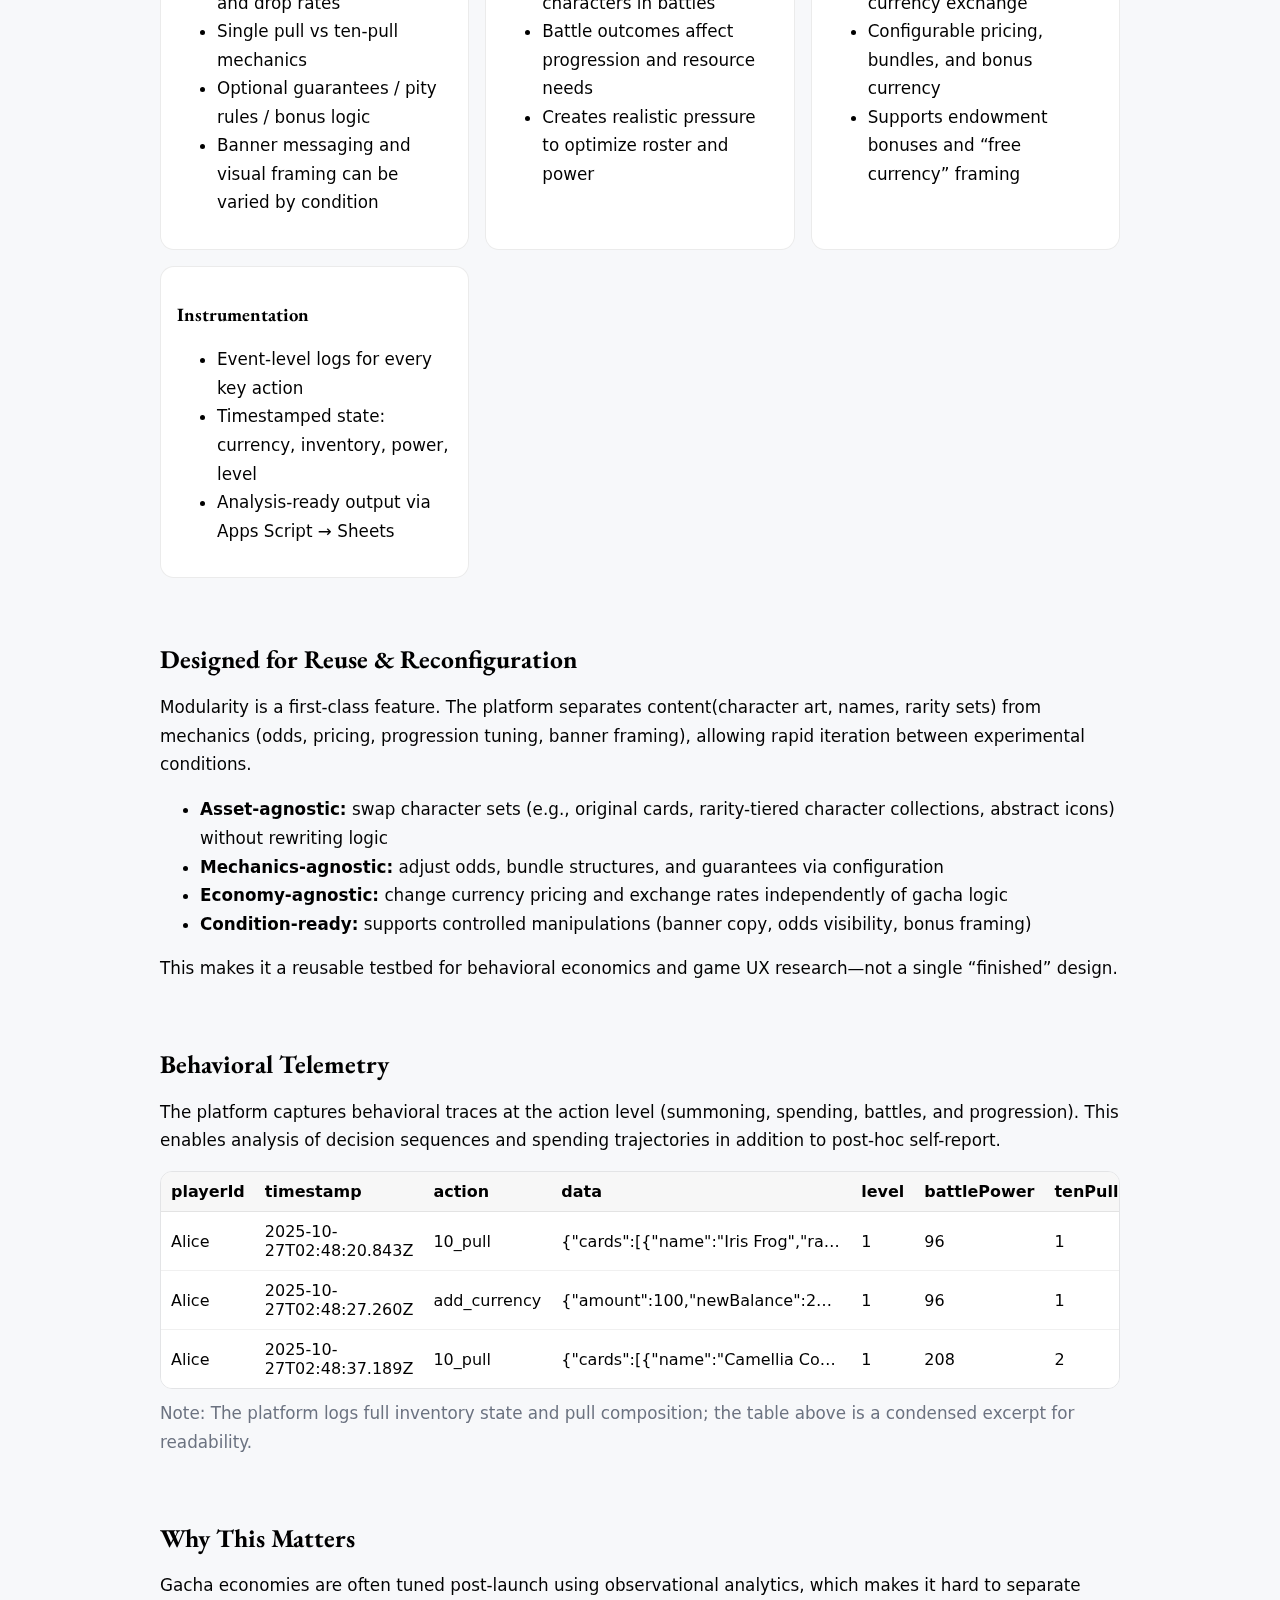
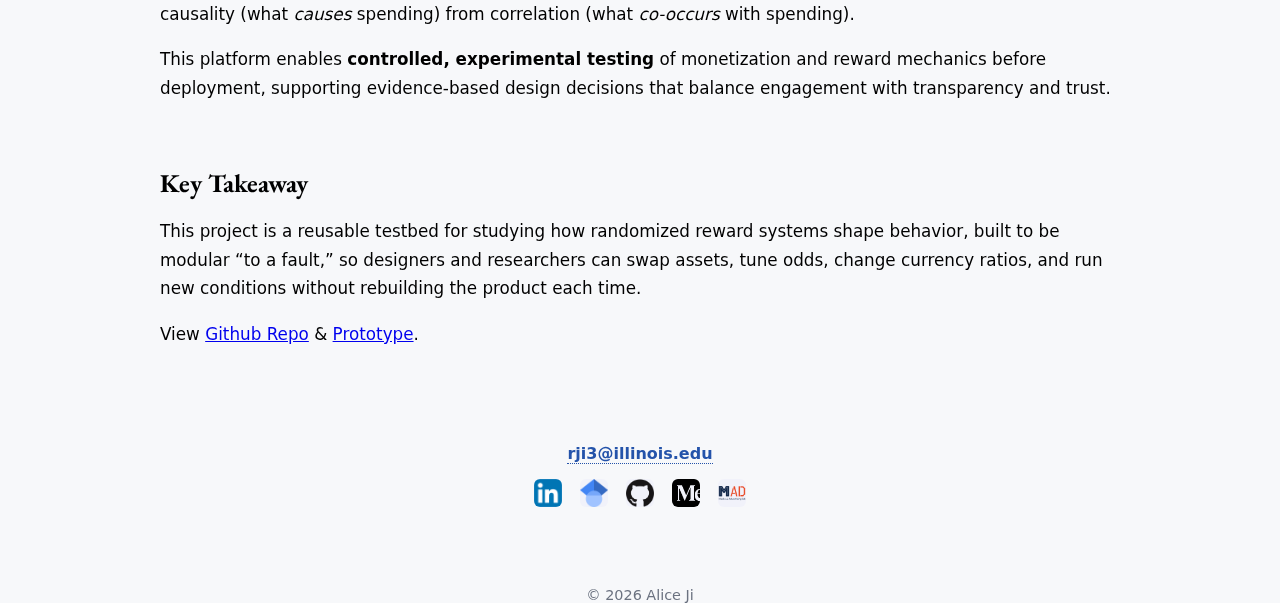
<file: project/gacha.html>
<!DOCTYPE html>
<html lang="en">
  <head>
    <meta name="viewport" content="width=device-width, initial-scale=1.0">
    <link
      href="https://fonts.googleapis.com/css2?family=EB+Garamond:wght@400;700&display=swap"
      rel="stylesheet"
    />
    <meta charset="UTF-8" />
    <title>Alice Ji – Portfolio</title>
    <meta
      name="description"
      content="Portfolio of Alice Ji. A showcase of projects bridging research and industry applications."
    />
    <meta name="viewport" content="width=device-width,initial-scale=1" />
    <link rel="stylesheet" href="../styles.css" />
    <link
      rel="icon"
      href="https://alice-ji.github.io/portfolio/assets/favicon.png"
      type="image/png"
    />
  </head>
  <body>
    <nav class="navbar">
      <a href="/">
        <img
          src="https://alice-ji.github.io/portfolio/assets/favicon.png"
          style="width: 24px; height: 24px;"
        />
      </a>
      <a href="/" class="nav-link">Home</a>
      <button id="dark-toggle" class="dark-toggle">🌒 Dark Mode</button>
    </nav>

    <a href="/" id="back-btn" title="Back to portfolio">
      &#8678; Back
    </a>
    
    <main>
        <section class="case-study">

  <header class="case-header">
    <figure>
      <img src="https://alice-ji.github.io/portfolio/assets/gacha-card.png" alt="Gacha Behavioral Economies hero image" />
    </figure>

    <h1>Gacha Behavioral Economics</h1>

    <p class="subtitle">
      A modular experimental platform for studying player behavior and monetization in randomized reward systems
    </p>

    <div class="case-meta">
      <p><strong>Role:</strong> Research Prototyper</p>
      <p><strong>What I Built:</strong> Instrumented gacha + battle + economy testbed (HTML/JavaScript)</p>
      <p><strong>Methods:</strong> Experimental design, telemetry logging, A/B configuration of mechanics</p>
      <p><strong>Tools:</strong> Figma, Photoshop, HTML/CSS/JS, Google Apps Script, Google Sheets, R/Python (analysis-ready logs)</p>
      <p><strong>Focus:</strong> Choice architecture, reward uncertainty, pricing & framing, progression pressure</p>
    </div>
  </header>

  <section class="case-glance">
    <h2>At a Glance</h2>
    <ul>
      <li>Built a <strong>fully functional gacha battle game</strong> as a reusable research instrument (not a one-off game concept)</li>
      <li>Separated content assets from mechanics so experiments can be reconfigured quickly</li>
      <li>Logged event-level behavioral telemetry (pulls, spending, progression, outcomes) for analysis</li>
      <li>Designed the platform to test how odds, pricing, bonuses, and framing shift trust and monetization patterns</li>
    </ul>
  </section>

  <video width="100%" autoplay muted loop>
    <source
      src="https://alice-ji.github.io/portfolio/assets/gacha-demo2.mp4"
      type="video/mp4"
    />
    Your browser does not support the video tag.
  </video>

  <section class="case-narrative">
    <h2>What This Is (and Isn’t)</h2>

    <p>
      Mobile games increasingly rely on gacha mechanics such as randomized rewards, limited-time banners,
      variable odds, and currency bundles. While these systems are widely used, it is often unclear which
      specific design variables drive spending, which ones shape player trust, and how progression pressure
      interacts with randomness over time.
    </p>
    
    <p>
      This project did not begin as a game concept or a monetization redesign. It began as a question about
      how gacha systems could be studied in a controlled way. Rather than starting from screens or aesthetics,
      I first decomposed the system into core mechanics including summoning, economy, progression, battle,
      and instrumentation.
    </p>
    
    <p>
      From there, I mapped a minimal behavioral loop and built a working prototype that preserves the feel
      of a real gacha game while exposing its mechanics as adjustable parameters. The result is a modular,
      instrumented platform that can be reused across experiments by swapping assets, tuning odds, and
      reconfiguring progression without rebuilding the product.
    </p>

    <figure>
      <img src="https://alice-ji.github.io/portfolio/assets/gacha-flow.png" alt="Prototype">
      <figcaption>Prototyping Workflow</figcaption>
    </figure>
    
  </section>

  <section class="case-question">
    <h2>Research Questions This Platform Enables</h2>
    <ul>
      <li>How do pull odds and banner framing change spending acceleration and retention?</li>
      <li>Do bundle offers (e.g., 10-pull) create completion bias or perceived value effects?</li>
      <li>How do bonus gems, endowment effects, and USD → currency ratios shape purchase intent?</li>
      <li>When does randomness feel fun vs unfair, and how does perceived fairness affect trust?</li>
      <li>How does progression pressure change risk-taking and willingness to spend?</li>
    </ul>
  </section>

  <section class="case-design">
    <h2>Platform Capabilities</h2>

    <div class="case-grid" style="display:grid; grid-template-columns: repeat(auto-fit, minmax(240px, 1fr)); gap:16px;">
      <div class="case-card" style="padding:16px; border-radius:14px; border:1px solid var(--divider, rgba(0,0,0,0.08)); background: var(--card, #fff);">
        <h3>Summoning System</h3>
        <ul>
          <li>Configurable rarity tables and drop rates</li>
          <li>Single pull vs ten-pull mechanics</li>
          <li>Optional guarantees / pity rules / bonus logic</li>
          <li>Banner messaging and visual framing can be varied by condition</li>
        </ul>
      </div>

      <div class="case-card" style="padding:16px; border-radius:14px; border:1px solid var(--divider, rgba(0,0,0,0.08)); background: var(--card, #fff);">
        <h3>Battle & Progression Loop</h3>
        <ul>
          <li>Players use summoned characters in battles</li>
          <li>Battle outcomes affect progression and resource needs</li>
          <li>Creates realistic pressure to optimize roster and power</li>
        </ul>
      </div>

      <div class="case-card" style="padding:16px; border-radius:14px; border:1px solid var(--divider, rgba(0,0,0,0.08)); background: var(--card, #fff);">
        <h3>Economy Controls</h3>
        <ul>
          <li>Adjustable USD → in-game currency exchange</li>
          <li>Configurable pricing, bundles, and bonus currency</li>
          <li>Supports endowment bonuses and “free currency” framing</li>
        </ul>
      </div>

      <div class="case-card" style="padding:16px; border-radius:14px; border:1px solid var(--divider, rgba(0,0,0,0.08)); background: var(--card, #fff);">
        <h3>Instrumentation</h3>
        <ul>
          <li>Event-level logs for every key action</li>
          <li>Timestamped state: currency, inventory, power, level</li>
          <li>Analysis-ready output via Apps Script → Sheets</li>
        </ul>
      </div>
    </div>
  </section>

  <section class="case-methods">
    <h2>Designed for Reuse & Reconfiguration</h2>

    <p>
      Modularity is a first-class feature. The platform separates content(character art, names, rarity sets)
      from mechanics (odds, pricing, progression tuning, banner framing), allowing rapid iteration between
      experimental conditions.
    </p>

    <ul>
      <li><strong>Asset-agnostic:</strong> swap character sets (e.g., original cards, rarity-tiered character collections, abstract icons) without rewriting logic</li>
      <li><strong>Mechanics-agnostic:</strong> adjust odds, bundle structures, and guarantees via configuration</li>
      <li><strong>Economy-agnostic:</strong> change currency pricing and exchange rates independently of gacha logic</li>
      <li><strong>Condition-ready:</strong> supports controlled manipulations (banner copy, odds visibility, bonus framing)</li>
    </ul>

    <p style="margin-top:10px;">
      This makes it a reusable testbed for behavioral economics and game UX research—not a single “finished” design.
    </p>
  </section>

  <section class="case-findings">
    <h2>Behavioral Telemetry</h2>

    <p>
      The platform captures behavioral traces at the action level (summoning, spending, battles, and progression).
      This enables analysis of decision sequences and spending trajectories in addition to post-hoc self-report.
    </p>

    <div style="overflow:auto; border:1px solid var(--divider, rgba(0,0,0,0.08)); border-radius:12px;">
      <table style="width:100%; border-collapse:collapse; min-width:900px; background: var(--card, #fff);">
        <thead>
          <tr style="text-align:left; background: rgba(0,0,0,0.03);">
            <th style="padding:10px; border-bottom:1px solid rgba(0,0,0,0.08);">playerId</th>
            <th style="padding:10px; border-bottom:1px solid rgba(0,0,0,0.08);">timestamp</th>
            <th style="padding:10px; border-bottom:1px solid rgba(0,0,0,0.08);">action</th>
            <th style="padding:10px; border-bottom:1px solid rgba(0,0,0,0.08);">data</th>
            <th style="padding:10px; border-bottom:1px solid rgba(0,0,0,0.08);">level</th>
            <th style="padding:10px; border-bottom:1px solid rgba(0,0,0,0.08);">battlePower</th>
            <th style="padding:10px; border-bottom:1px solid rgba(0,0,0,0.08);">tenPulls</th>
            <th style="padding:10px; border-bottom:1px solid rgba(0,0,0,0.08);">addCurrencyUsed</th>
            <th style="padding:10px; border-bottom:1px solid rgba(0,0,0,0.08);">currencyLeft</th>
          </tr>
        </thead>
        <tbody>
          <tr>
            <td style="padding:10px; border-bottom:1px solid rgba(0,0,0,0.06);">Alice</td>
            <td style="padding:10px; border-bottom:1px solid rgba(0,0,0,0.06);">2025-10-27T02:48:20.843Z</td>
            <td style="padding:10px; border-bottom:1px solid rgba(0,0,0,0.06);">10_pull</td>
            <td style="padding:10px; border-bottom:1px solid rgba(0,0,0,0.06); white-space:nowrap; overflow:hidden; text-overflow:ellipsis; max-width:280px;">
              {"cards":[{"name":"Iris Frog","rarity":"common"},...]}
            </td>
            <td style="padding:10px; border-bottom:1px solid rgba(0,0,0,0.06);">1</td>
            <td style="padding:10px; border-bottom:1px solid rgba(0,0,0,0.06);">96</td>
            <td style="padding:10px; border-bottom:1px solid rgba(0,0,0,0.06);">1</td>
            <td style="padding:10px; border-bottom:1px solid rgba(0,0,0,0.06);">0</td>
            <td style="padding:10px; border-bottom:1px solid rgba(0,0,0,0.06);">0</td>
          </tr>

          <tr>
            <td style="padding:10px; border-bottom:1px solid rgba(0,0,0,0.06);">Alice</td>
            <td style="padding:10px; border-bottom:1px solid rgba(0,0,0,0.06);">2025-10-27T02:48:27.260Z</td>
            <td style="padding:10px; border-bottom:1px solid rgba(0,0,0,0.06);">add_currency</td>
            <td style="padding:10px; border-bottom:1px solid rgba(0,0,0,0.06); white-space:nowrap; overflow:hidden; text-overflow:ellipsis; max-width:280px;">
              {"amount":100,"newBalance":200,"timesUsed":2}
            </td>
            <td style="padding:10px; border-bottom:1px solid rgba(0,0,0,0.06);">1</td>
            <td style="padding:10px; border-bottom:1px solid rgba(0,0,0,0.06);">96</td>
            <td style="padding:10px; border-bottom:1px solid rgba(0,0,0,0.06);">1</td>
            <td style="padding:10px; border-bottom:1px solid rgba(0,0,0,0.06);">2</td>
            <td style="padding:10px; border-bottom:1px solid rgba(0,0,0,0.06);">200</td>
          </tr>

          <tr>
            <td style="padding:10px;">Alice</td>
            <td style="padding:10px;">2025-10-27T02:48:37.189Z</td>
            <td style="padding:10px;">10_pull</td>
            <td style="padding:10px; white-space:nowrap; overflow:hidden; text-overflow:ellipsis; max-width:280px;">
              {"cards":[{"name":"Camellia Countess","rarity":"legendary"},...]}
            </td>
            <td style="padding:10px;">1</td>
            <td style="padding:10px;">208</td>
            <td style="padding:10px;">2</td>
            <td style="padding:10px;">5</td>
            <td style="padding:10px;">400</td>
          </tr>
        </tbody>
      </table>
    </div>

    <p style="margin-top:10px; color: var(--text-muted, #666);">
      Note: The platform logs full inventory state and pull composition; the table above is a condensed excerpt for readability.
    </p>
  </section>

  <section class="case-implications">
    <h2>Why This Matters</h2>
    <p>
      Gacha economies are often tuned post-launch using observational analytics, which makes it hard to separate
      causality (what <em>causes</em> spending) from correlation (what <em>co-occurs</em> with spending).
    </p>
    <p>
      This platform enables <strong>controlled, experimental testing</strong> of monetization and reward mechanics before deployment,
      supporting evidence-based design decisions that balance engagement with transparency and trust.
    </p>
  </section>

  <section class="case-conclusion">
    <h2>Key Takeaway</h2>
    <p>
      This project is a reusable testbed for studying how randomized reward systems shape behavior, built to be
      modular “to a fault,” so designers and researchers can swap assets, tune odds, change currency ratios,
      and run new conditions without rebuilding the product each time.
    </p>

    <p>
    View
     <a href="https://github.com/Alice-Ji/Gacha" target="_blank">Github Repo</a>
    &
    <a href="https://alice-ji.github.io/Gacha/index.html" target="_blank">Prototype</a>.
    </p>
  </section>

</section>
         


      <section class="contact-section">
        <a href="mailto:rji3@illinois.edu" class="contact-email"
          >rji3@illinois.edu</a
        >
        <div class="social-links">
          <a
            href="https://www.linkedin.com/in/alice-ji-8a4b2a161/"
            target="_blank"
          >
            <img
              src="https://alice-ji.github.io/portfolio/assets/LinkedIn.png"
              alt="LinkedIn"
              title="LinkedIn"
            />
          </a>
          <a
            href="https://scholar.google.com/citations?hl=en&user=CVlgqCAAAAAJ"
            target="_blank"
          >
            <img
              src="https://alice-ji.github.io/portfolio/assets/GoogleScholarLogo.png"
              alt="Google Scholar"
              title="Google Scholar"
            />
          </a>
          <a href="https://github.com/Alice-Ji" target="_blank">
            <img
              src="https://alice-ji.github.io/portfolio/assets/github.png"
              alt="Github"
              title="Github"
            />
          </a>
          <a href="https://medium.com/@alice-ji" target="_blank">
            <img
              src="https://alice-ji.github.io/portfolio/assets/medium.png"
              alt="Medium"
              title="Medium"
            />
          <a href="https://madlabresearch.web.illinois.edu/" target="_blank">
            <img
              src="https://alice-ji.github.io/portfolio/assets/madlab.png"
              alt="MadLab"
              title="MadLab"
            />
          </a>
        </div>
      </section>
    </main>

    <footer>&copy; 2026 Alice Ji</footer>

    <script>
      const btn = document.getElementById("dark-toggle");
      if (localStorage.getItem("dark-mode") === "true") {
        document.body.classList.add("dark-mode");
        btn.textContent = "☀️ Light Mode";
      }
      btn.onclick = () => {
        document.body.classList.toggle("dark-mode");
        const enabled = document.body.classList.contains("dark-mode");
        btn.textContent = enabled ? "☀️ Light Mode" : "🌒 Dark Mode";
        localStorage.setItem("dark-mode", enabled);
      };
    </script>
  </body>
</html>
</file>
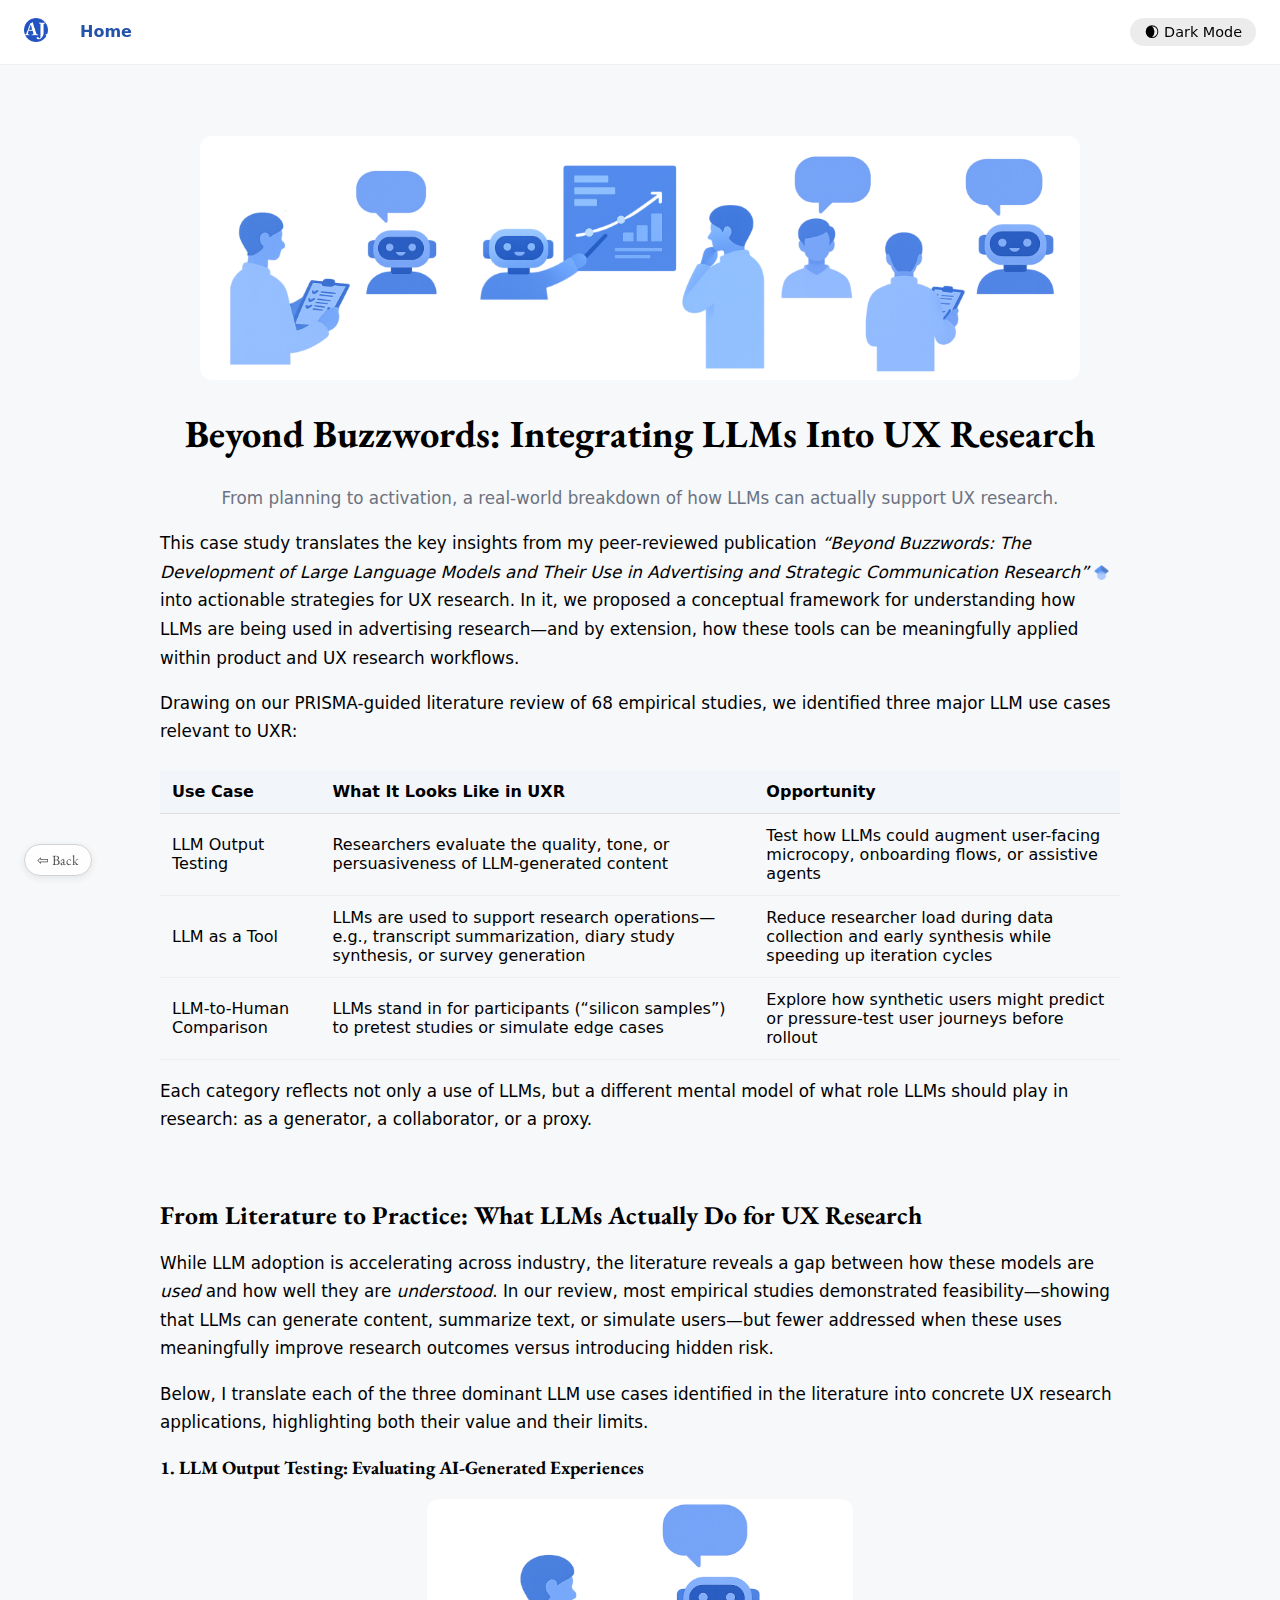
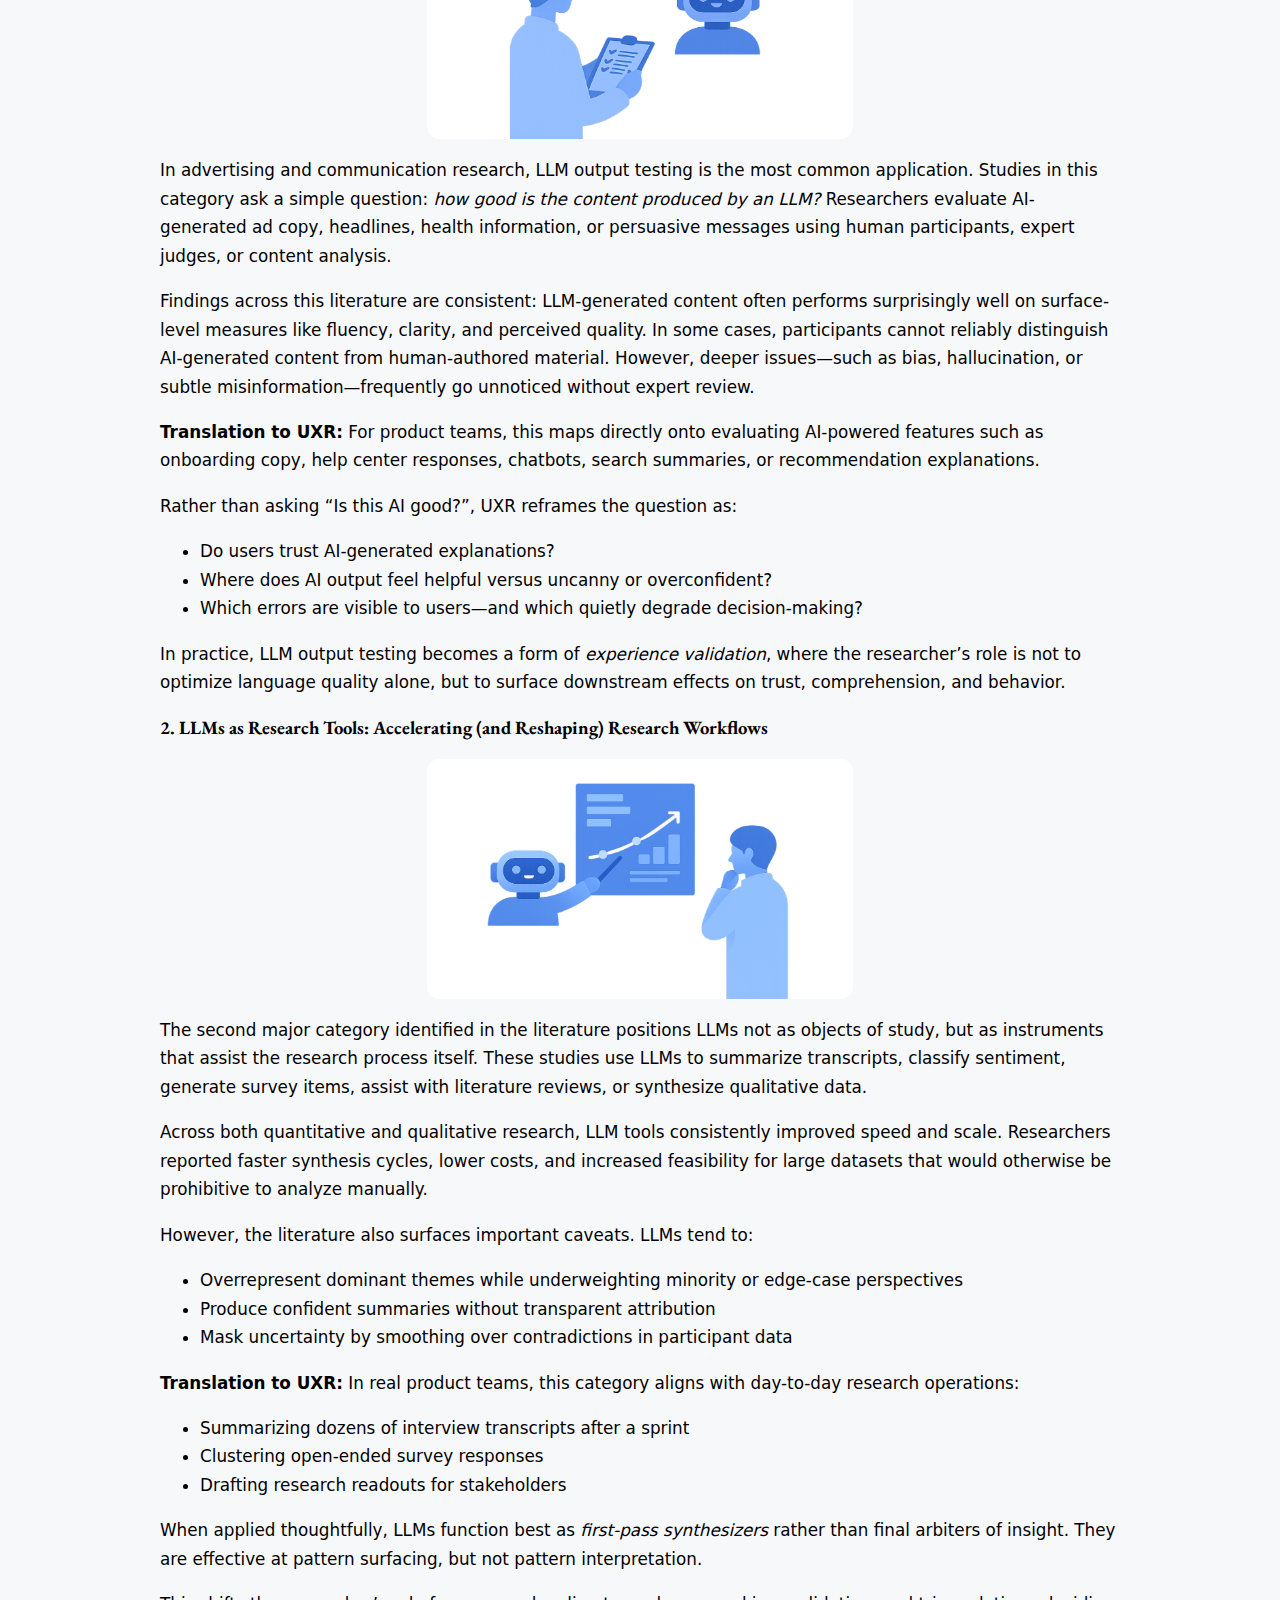
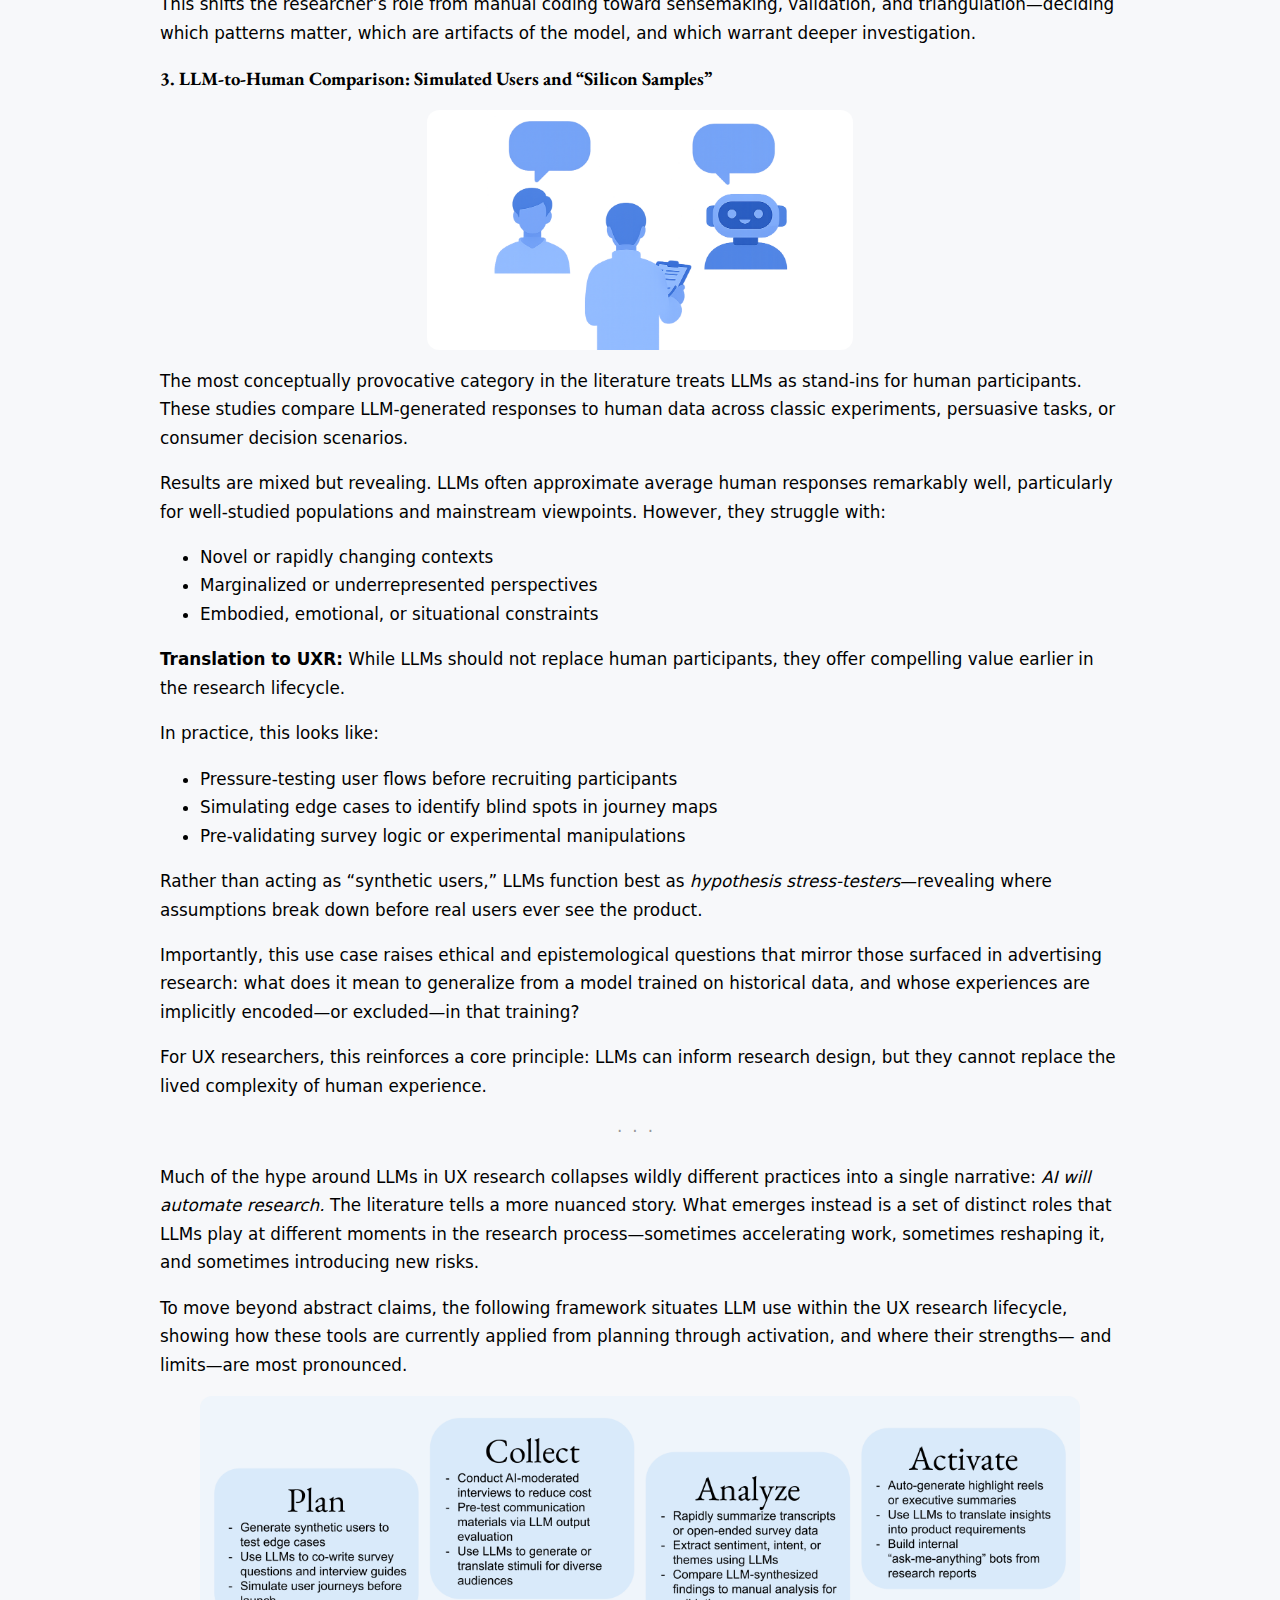
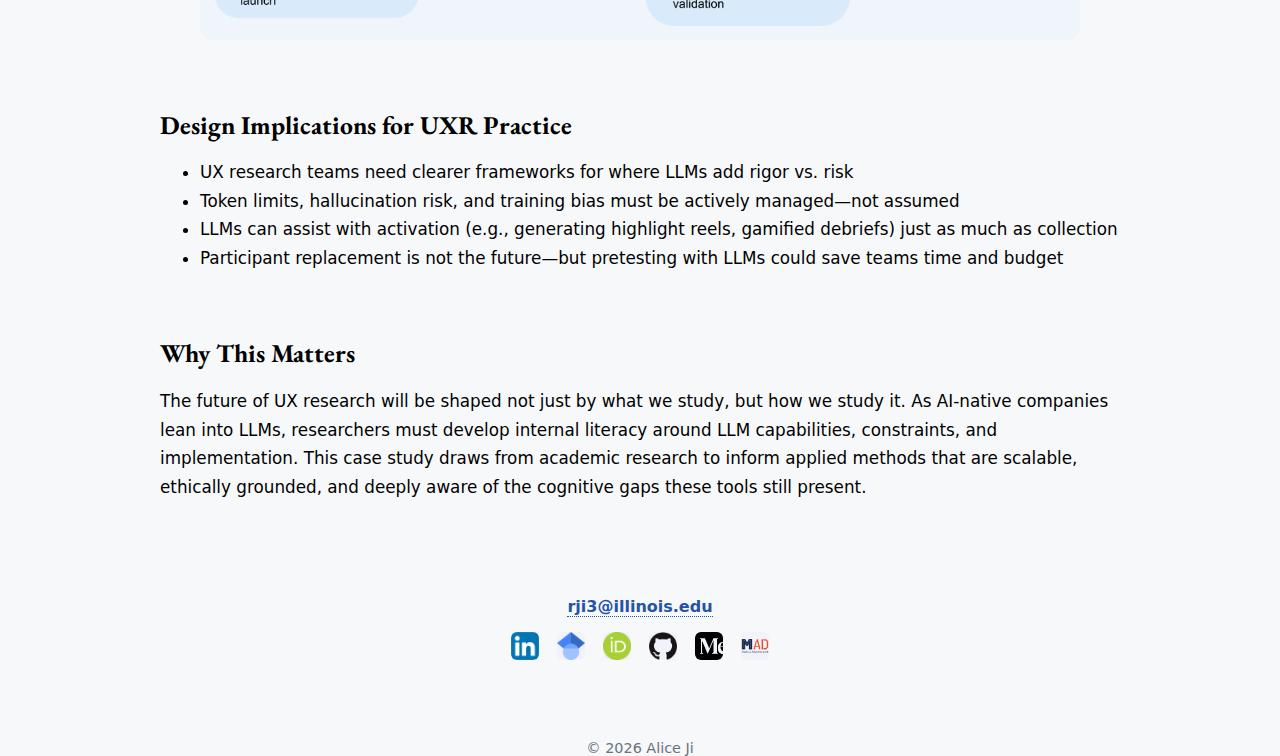
<file: project/llmuxr.html>
<!DOCTYPE html>
<html lang="en">
  <head>
    <meta name="viewport" content="width=device-width, initial-scale=1.0">
    <link
      href="https://fonts.googleapis.com/css2?family=EB+Garamond:wght@400;700&display=swap"
      rel="stylesheet"
    />
    <meta charset="UTF-8" />
    <title>Alice Ji – Portfolio</title>
    <meta
      name="description"
      content="Portfolio of Alice Ji. A showcase of projects bridging research and industry applications."
    />
    <meta name="viewport" content="width=device-width,initial-scale=1" />
    <link rel="stylesheet" href="../styles.css" />
    <link
      rel="icon"
      href="https://alice-ji.github.io/portfolio/assets/favicon.png"
      type="image/png"
    />
  </head>
  <!-- Google tag (gtag.js) -->
<script async src="https://www.googletagmanager.com/gtag/js?id=G-N4BK6G9CMW"></script>
<script>
  window.dataLayer = window.dataLayer || [];
  function gtag(){dataLayer.push(arguments);}
  gtag('js', new Date());

  gtag('config', 'G-N4BK6G9CMW');
</script>
  <body>
    <nav class="navbar">
      <a href="../index.html">
        <img
          src="https://alice-ji.github.io/portfolio/assets/favicon.png"
          style="width: 24px; height: 24px;"
        />
      </a>
      <a href="../index.html" class="nav-link">Home</a>
      <button id="dark-toggle" class="dark-toggle">🌒 Dark Mode</button>
    </nav>

    <a href="../index.html" id="back-btn" title="Back to portfolio">
      &#8678; Back
    </a>

    <main>

        <section class="case-study">

            <header class="case-header">
              <figure>
                <img src="https://alice-ji.github.io/portfolio/assets/llmuxr-card.png" />
              </figure>
          
              <h1>Beyond Buzzwords: Integrating LLMs Into UX Research</h1>
          
              <p class="subtitle">
                From planning to activation, a real-world breakdown of how LLMs 
                can actually support UX research.
              </p>
          
              <p>
                This case study translates the key insights from my peer-reviewed publication 
                <em>“Beyond Buzzwords: The Development of Large Language Models and Their Use in Advertising and Strategic Communication Research”</em> 
                
                <a
                href="https://drive.google.com/file/d/1Roi8x5Ls-XBb4zsZUcapD2ENqO0R9iyD/view?usp=sharing"
                target="_blank"
                rel="noopener noreferrer"
                style="
                  display:inline-flex;
                  align-items:center;
                  text-decoration:none;
                  vertical-align:middle;
                "
              >
                <img 
                  src="https://alice-ji.github.io/portfolio/assets/GoogleScholarLogo.png" 
                  alt="Read publication on Google Scholar"
                  style="
                    height:0.9em;
                    width:auto;
                    opacity:0.85;
                    display:block;
                    cursor:pointer;
                  "
                >
              </a>              
                into actionable strategies for UX research. In it, we proposed a conceptual framework for understanding how LLMs are being used in advertising research—and by extension, how these tools can be meaningfully applied within product and UX research workflows.
              </p>
            
              <p>
                Drawing on our PRISMA-guided literature review of 68 empirical studies, we identified three major LLM use cases relevant to UXR:
              </p>

              <div style="overflow-x:auto; margin-top:1.5rem;">
                <table style="width:100%; border-collapse:collapse; min-width:900px;">
                  <thead>
                    <tr style="text-align:left; background:#f2f5fa;">
                      <th style="padding:12px; border-bottom:1px solid #ddd;">Use Case</th>
                      <th style="padding:12px; border-bottom:1px solid #ddd;">What It Looks Like in UXR</th>
                      <th style="padding:12px; border-bottom:1px solid #ddd;">Opportunity</th>
                    </tr>
                  </thead>
                  <tbody>
                    <tr style="background:#f7f8fa;">
                      <td style="padding:12px; border-bottom:1px solid #eee;">LLM Output Testing</td>
                      <td style="padding:12px; border-bottom:1px solid #eee;">
                        Researchers evaluate the quality, tone, or persuasiveness of LLM-generated content
                      </td>
                      <td style="padding:12px; border-bottom:1px solid #eee;">
                        Test how LLMs could augment user-facing microcopy, onboarding flows, or assistive agents
                      </td>
                    </tr>
                    <tr style="background:#f7f8fa;">
                      <td style="padding:12px; border-bottom:1px solid #eee;">LLM as a Tool</td>
                      <td style="padding:12px; border-bottom:1px solid #eee;">
                        LLMs are used to support research operations—e.g., transcript summarization, diary study synthesis, or survey generation
                      </td>
                      <td style="padding:12px; border-bottom:1px solid #eee;">
                        Reduce researcher load during data collection and early synthesis while speeding up iteration cycles
                      </td>
                    </tr>
                    <tr style="background:#f7f8fa;">
                      <td style="padding:12px; border-bottom:1px solid #eee;">LLM-to-Human Comparison</td>
                      <td style="padding:12px; border-bottom:1px solid #eee;">
                        LLMs stand in for participants (“silicon samples”) to pretest studies or simulate edge cases
                      </td>
                      <td style="padding:12px; border-bottom:1px solid #eee;">
                        Explore how synthetic users might predict or pressure-test user journeys before rollout
                      </td>
                    </tr>
                  </tbody>
                </table>
              </div>
            
              <p>
                Each category reflects not only a use of LLMs, but a different mental model of what role LLMs should play in research:
                as a generator, a collaborator, or a proxy.
              </p>

              <section class="case-deepdive">
                <h2>From Literature to Practice: What LLMs Actually Do for UX Research</h2>
              
                <p>
                  While LLM adoption is accelerating across industry, the literature reveals a gap between 
                  how these models are <em>used</em> and how well they are <em>understood</em>. In our review, 
                  most empirical studies demonstrated feasibility—showing that LLMs can generate content, 
                  summarize text, or simulate users—but fewer addressed when these uses meaningfully improve 
                  research outcomes versus introducing hidden risk.
                </p>
              
                <p>
                  Below, I translate each of the three dominant LLM use cases identified in the literature into 
                  concrete UX research applications, highlighting both their value and their limits.
                </p>
              
                <h3>1. LLM Output Testing: Evaluating AI-Generated Experiences</h3>
                <figure>
                    <img 
                    src="https://alice-ji.github.io/portfolio/assets/llmuxr1.png" 
                    style="
                        max-height:240px;
                        width:auto;
                        max-width:100%;
                        display:block;
                        margin:0 auto;
                    "/>
                  </figure>
              
                <p>
                  In advertising and communication research, LLM output testing is the most common application. 
                  Studies in this category ask a simple question: <em>how good is the content produced by an LLM?</em> 
                  Researchers evaluate AI-generated ad copy, headlines, health information, or persuasive messages 
                  using human participants, expert judges, or content analysis.
                </p>
              
                <p>
                  Findings across this literature are consistent: LLM-generated content often performs 
                  surprisingly well on surface-level measures like fluency, clarity, and perceived quality. 
                  In some cases, participants cannot reliably distinguish AI-generated content from human-authored 
                  material. However, deeper issues—such as bias, hallucination, or subtle misinformation—frequently 
                  go unnoticed without expert review.
                </p>
              
                <p>
                  <strong>Translation to UXR:</strong>  
                  For product teams, this maps directly onto evaluating AI-powered features such as onboarding 
                  copy, help center responses, chatbots, search summaries, or recommendation explanations.
                </p>
              
                <p>
                  Rather than asking “Is this AI good?”, UXR reframes the question as:
                </p>
              
                <ul>
                  <li>Do users trust AI-generated explanations?</li>
                  <li>Where does AI output feel helpful versus uncanny or overconfident?</li>
                  <li>Which errors are visible to users—and which quietly degrade decision-making?</li>
                </ul>
              
                <p>
                  In practice, LLM output testing becomes a form of <em>experience validation</em>, where the 
                  researcher’s role is not to optimize language quality alone, but to surface downstream effects 
                  on trust, comprehension, and behavior.
                </p>
              
                <h3>2. LLMs as Research Tools: Accelerating (and Reshaping) Research Workflows</h3>
                <figure>
                    <img 
                    src="https://alice-ji.github.io/portfolio/assets/llmuxr2.png"
                    style="
                        max-height:240px;
                        width:auto;
                        max-width:100%;
                        display:block;
                        margin:0 auto;
                    "/>
                  </figure>
              
                <p>
                  The second major category identified in the literature positions LLMs not as objects of study, 
                  but as instruments that assist the research process itself. These studies use LLMs to summarize 
                  transcripts, classify sentiment, generate survey items, assist with literature reviews, or 
                  synthesize qualitative data.
                </p>
              
                <p>
                  Across both quantitative and qualitative research, LLM tools consistently improved speed and 
                  scale. Researchers reported faster synthesis cycles, lower costs, and increased feasibility 
                  for large datasets that would otherwise be prohibitive to analyze manually.
                </p>
              
                <p>
                  However, the literature also surfaces important caveats. LLMs tend to:
                </p>
              
                <ul>
                  <li>Overrepresent dominant themes while underweighting minority or edge-case perspectives</li>
                  <li>Produce confident summaries without transparent attribution</li>
                  <li>Mask uncertainty by smoothing over contradictions in participant data</li>
                </ul>
              
                <p>
                  <strong>Translation to UXR:</strong>  
                  In real product teams, this category aligns with day-to-day research operations:
                </p>
              
                <ul>
                  <li>Summarizing dozens of interview transcripts after a sprint</li>
                  <li>Clustering open-ended survey responses</li>
                  <li>Drafting research readouts for stakeholders</li>
                </ul>
              
                <p>
                  When applied thoughtfully, LLMs function best as <em>first-pass synthesizers</em> rather than 
                  final arbiters of insight. They are effective at pattern surfacing, but not pattern interpretation.
                </p>
              
                <p>
                  This shifts the researcher’s role from manual coding toward sensemaking, validation, and 
                  triangulation—deciding which patterns matter, which are artifacts of the model, and which 
                  warrant deeper investigation.
                </p>
              
                <h3>3. LLM-to-Human Comparison: Simulated Users and “Silicon Samples”</h3>
                <figure>
                    <img 
                    src="https://alice-ji.github.io/portfolio/assets/llmuxr3.png"
                    style="
                        max-height:240px;
                        width:auto;
                        max-width:100%;
                        display:block;
                        margin:0 auto;
                    "/>
                  </figure>
              
                <p>
                  The most conceptually provocative category in the literature treats LLMs as stand-ins for human 
                  participants. These studies compare LLM-generated responses to human data across classic 
                  experiments, persuasive tasks, or consumer decision scenarios.
                </p>
              
                <p>
                  Results are mixed but revealing. LLMs often approximate average human responses remarkably well, 
                  particularly for well-studied populations and mainstream viewpoints. However, they struggle with:
                </p>
              
                <ul>
                  <li>Novel or rapidly changing contexts</li>
                  <li>Marginalized or underrepresented perspectives</li>
                  <li>Embodied, emotional, or situational constraints</li>
                </ul>
              
                <p>
                  <strong>Translation to UXR:</strong>  
                  While LLMs should not replace human participants, they offer compelling value earlier in the 
                  research lifecycle.
                </p>
              
                <p>
                  In practice, this looks like:
                </p>
              
                <ul>
                  <li>Pressure-testing user flows before recruiting participants</li>
                  <li>Simulating edge cases to identify blind spots in journey maps</li>
                  <li>Pre-validating survey logic or experimental manipulations</li>
                </ul>
              
                <p>
                  Rather than acting as “synthetic users,” LLMs function best as 
                  <em>hypothesis stress-testers</em>—revealing where assumptions break down before real users 
                  ever see the product.
                </p>
              
                <p>
                  Importantly, this use case raises ethical and epistemological questions that mirror those 
                  surfaced in advertising research: what does it mean to generalize from a model trained on 
                  historical data, and whose experiences are implicitly encoded—or excluded—in that training?
                </p>
              
                <p>
                  For UX researchers, this reinforces a core principle: LLMs can inform research design, but 
                  they cannot replace the lived complexity of human experience.
                </p>
              </section> 

              <p style="text-align:center; letter-spacing:0.6em; color:#999;">···</p>
              
              <p>
                Much of the hype around LLMs in UX research collapses wildly different practices into a single narrative: 
                <em>AI will automate research.</em> The literature tells a more nuanced story. What emerges instead is a 
                set of distinct roles that LLMs play at different moments in the research process—sometimes accelerating 
                work, sometimes reshaping it, and sometimes introducing new risks.
              </p>
              
              <p>
                To move beyond abstract claims, the following framework situates LLM use within the UX research lifecycle, 
                showing how these tools are currently applied from planning through activation, and where their strengths—
                and limits—are most pronounced.
              </p>
              
              <figure class="case-graphic">
                <img src="https://alice-ji.github.io/portfolio/assets/llm-uxr-lifecycle.png" alt="LLM usage across the UX research lifecycle" />
              </figure>
              

              <section class="case-implications">
                <h2>Design Implications for UXR Practice</h2>
                <ul>
                  <li>UX research teams need clearer frameworks for where LLMs add rigor vs. risk</li>
                  <li>Token limits, hallucination risk, and training bias must be actively managed—not assumed</li>
                  <li>LLMs can assist with activation (e.g., generating highlight reels, gamified debriefs) just as much as collection</li>
                  <li>Participant replacement is not the future—but pretesting with LLMs could save teams time and budget</li>
                </ul>
              </section>
              
              <section class="case-conclusion">
                <h2>Why This Matters</h2>
                <p>
                  The future of UX research will be shaped not just by what we study, but how we study it. As AI-native companies 
                  lean into LLMs, researchers must develop internal literacy around LLM capabilities, constraints, and 
                  implementation. This case study draws from academic research to inform applied methods that are scalable, 
                  ethically grounded, and deeply aware of the cognitive gaps these tools still present.
                </p>
              </section>
            </section>
          </section>

      <section class="contact-section">
        <a href="mailto:rji3@illinois.edu" class="contact-email"
          >rji3@illinois.edu</a
        >
        <div class="social-links">
          <a
            href="https://www.linkedin.com/in/alice-ji-8a4b2a161/"
            target="_blank"
          >
            <img
              src="https://alice-ji.github.io/portfolio/assets/LinkedIn.png"
              alt="LinkedIn"
              title="LinkedIn"
            />
          </a>
          <a
            href="https://scholar.google.com/citations?hl=en&user=CVlgqCAAAAAJ"
            target="_blank"
          >
            <img
              src="https://alice-ji.github.io/portfolio/assets/GoogleScholarLogo.png"
              alt="Google Scholar"
              title="Google Scholar"
            />
          </a>
          <a href="https://orcid.org/0009-0009-3730-8272" target="_blank">
            <img
              src="https://alice-ji.github.io/portfolio/assets/ORCID.png"
              alt="ORCID"
              title="ORCID"
            />
          </a>
          <a href="https://github.com/Alice-Ji" target="_blank">
            <img
              src="https://alice-ji.github.io/portfolio/assets/github.png"
              alt="Github"
              title="Github"
            />
          </a>
          <a href="https://medium.com/@alice-ji" target="_blank">
            <img
              src="https://alice-ji.github.io/portfolio/assets/medium.png"
              alt="Medium"
              title="Medium"
            />
          <a href="https://madlabresearch.web.illinois.edu/" target="_blank">
            <img
              src="https://alice-ji.github.io/portfolio/assets/madlab.png"
              alt="MadLab"
              title="MadLab"
            />
          </a>
        </div>
      </section>
    </main>

    <footer>&copy; 2026 Alice Ji</footer>

    <script>
      const btn = document.getElementById("dark-toggle");
      if (localStorage.getItem("dark-mode") === "true") {
        document.body.classList.add("dark-mode");
        btn.textContent = "☀️ Light Mode";
      }
      btn.onclick = () => {
        document.body.classList.toggle("dark-mode");
        const enabled = document.body.classList.contains("dark-mode");
        btn.textContent = enabled ? "☀️ Light Mode" : "🌒 Dark Mode";
        localStorage.setItem("dark-mode", enabled);
      };
    </script>
  </body>
</html>
</file>
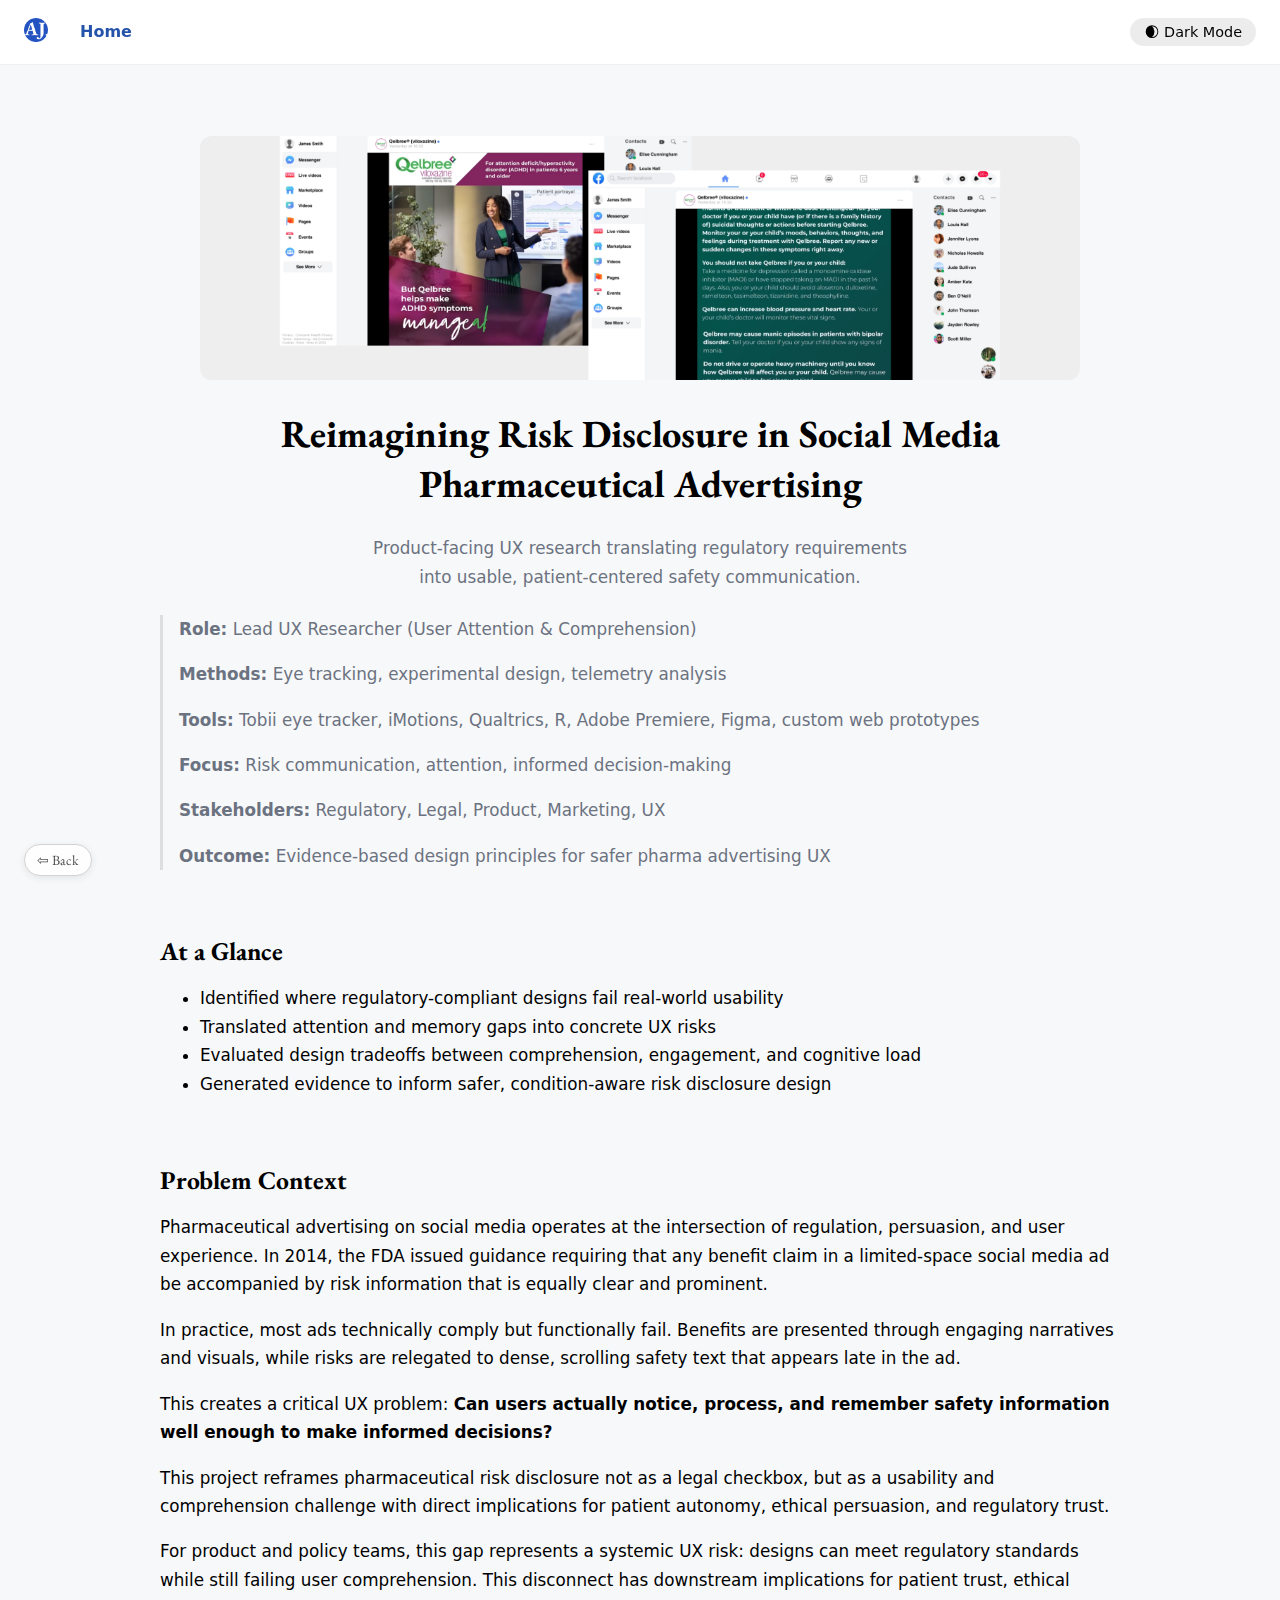
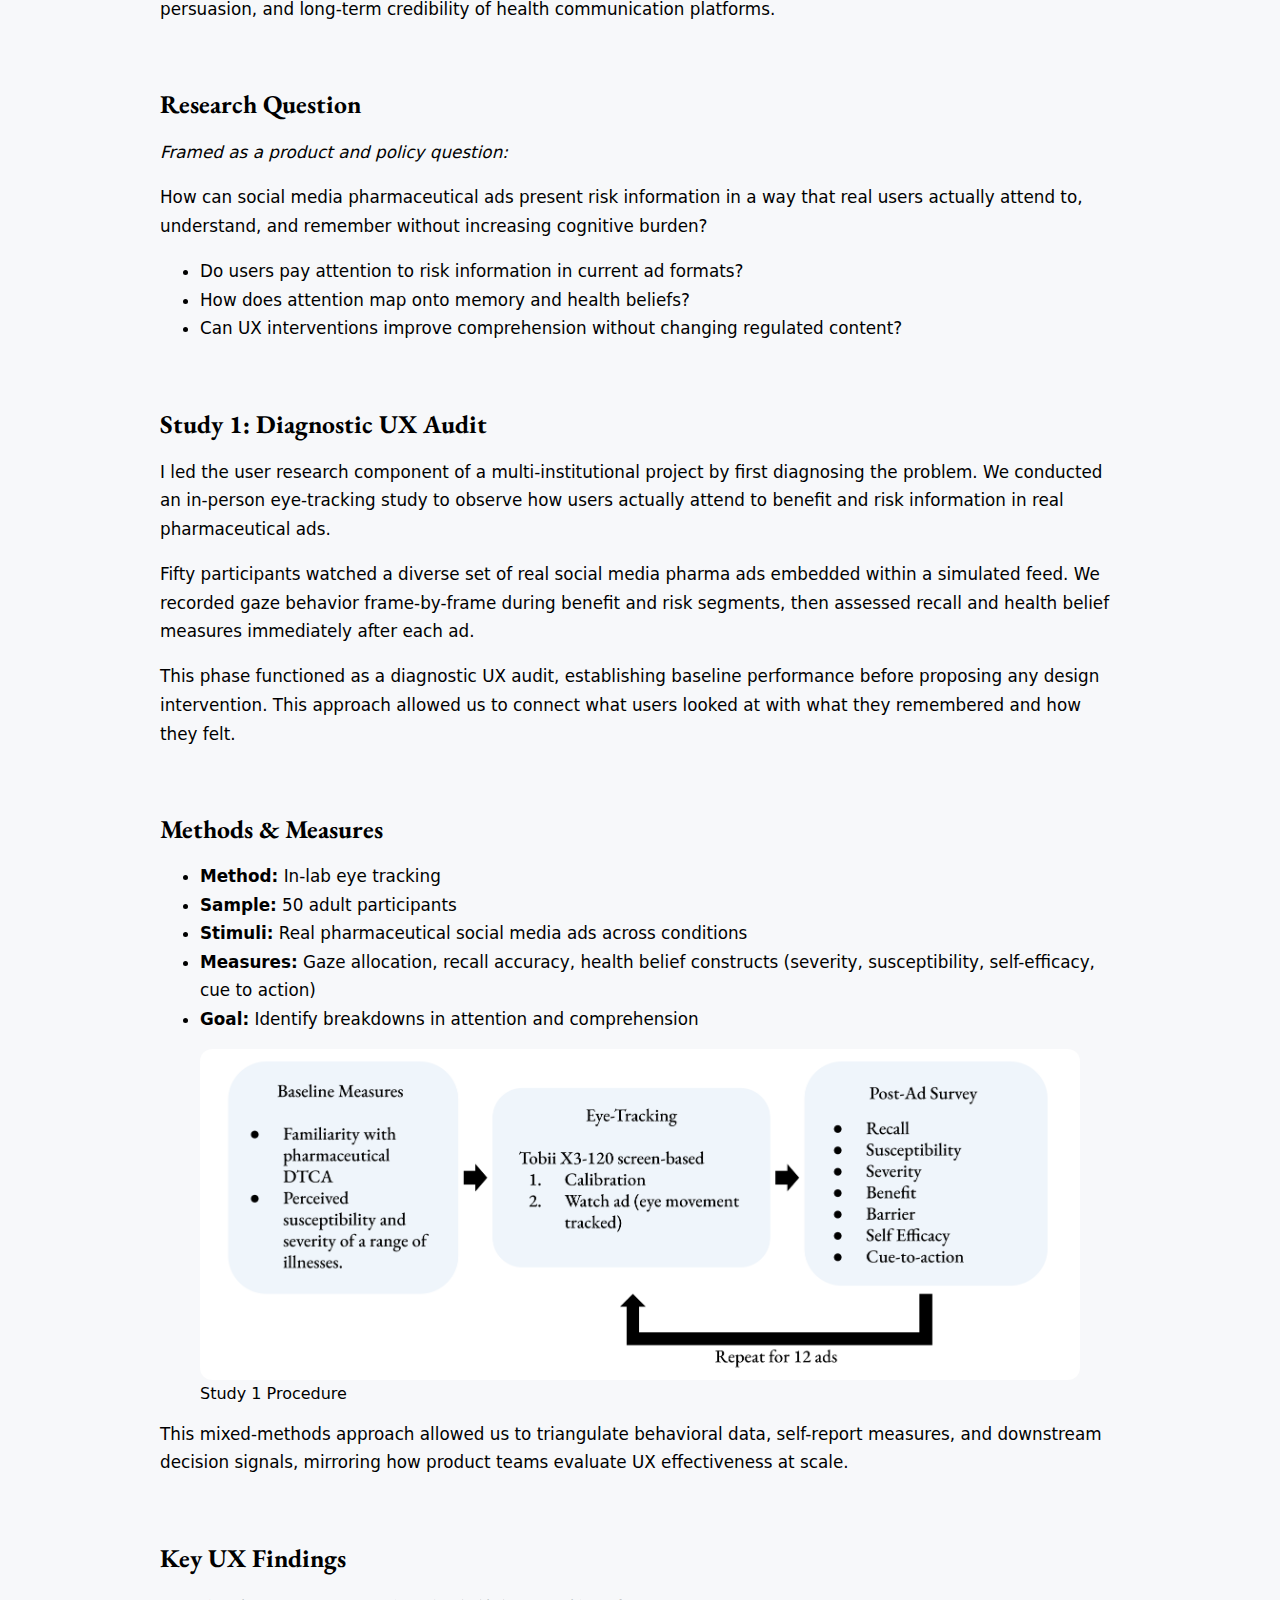
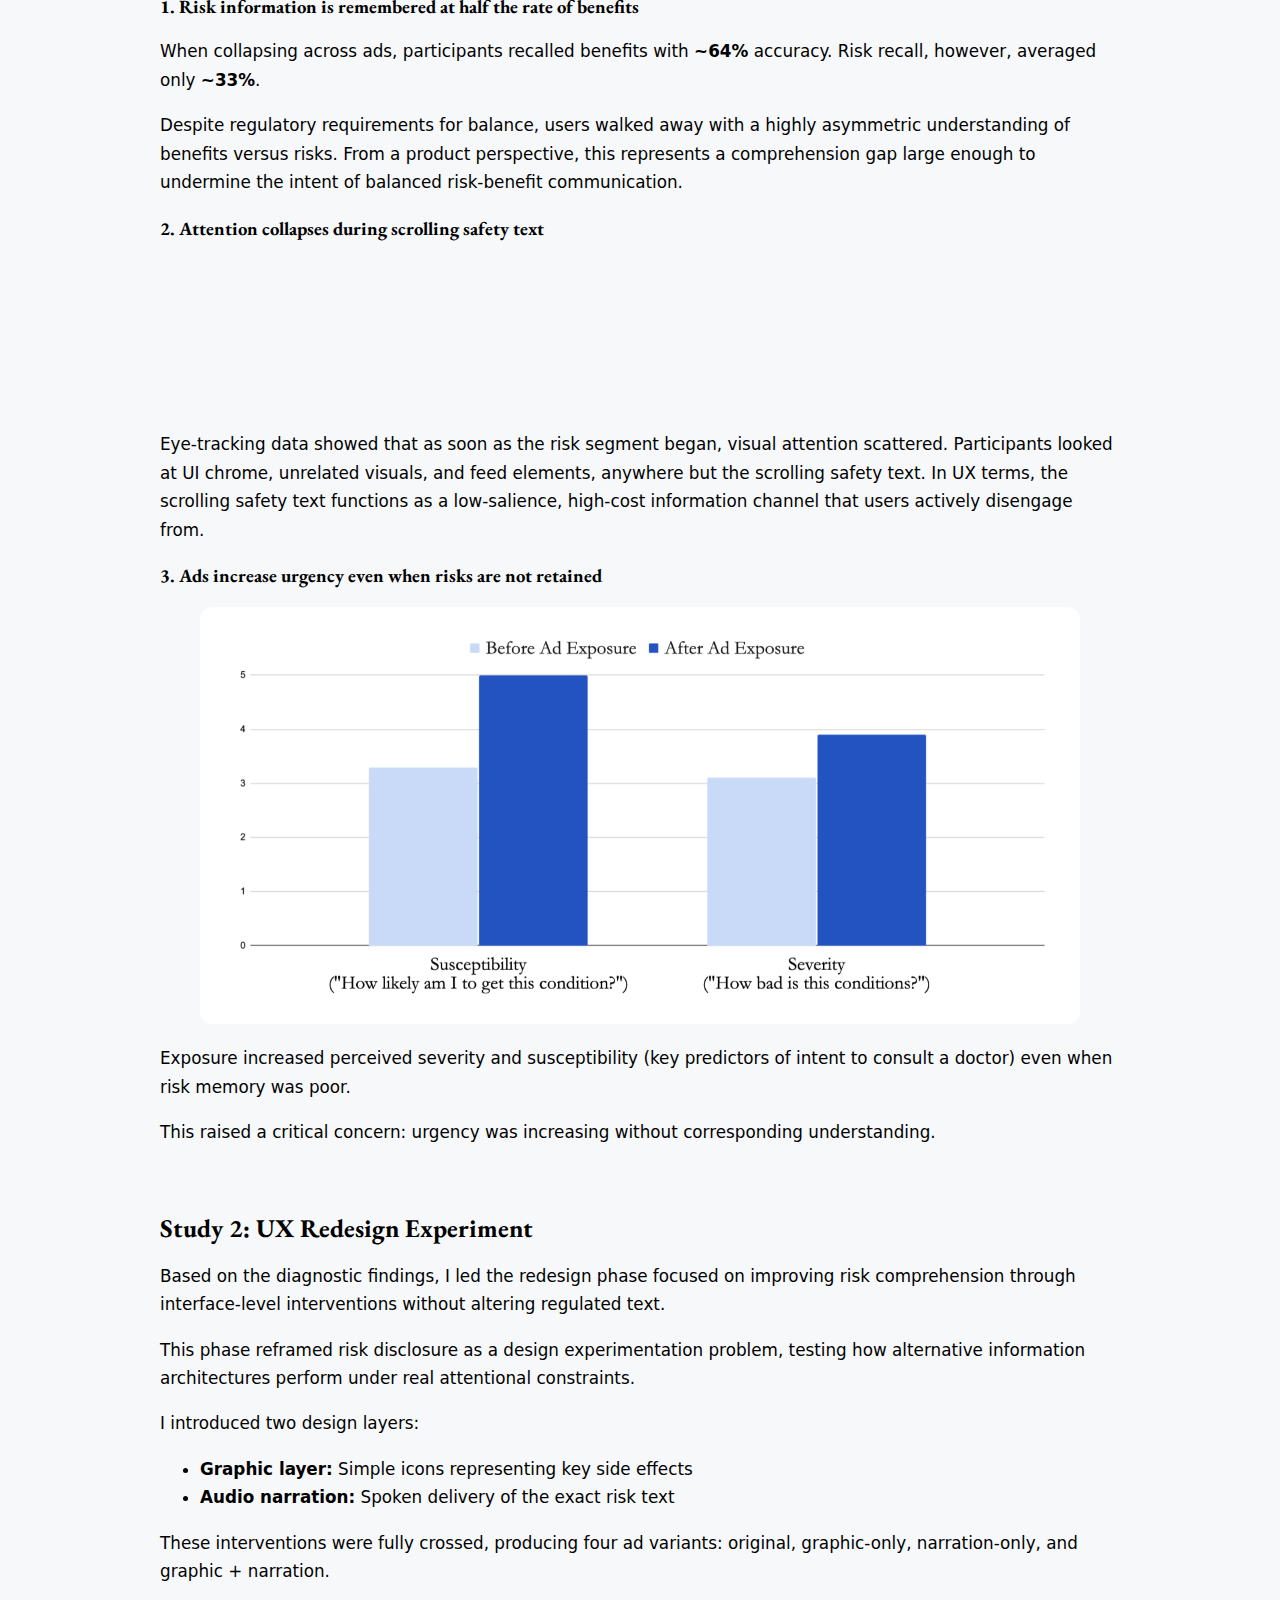
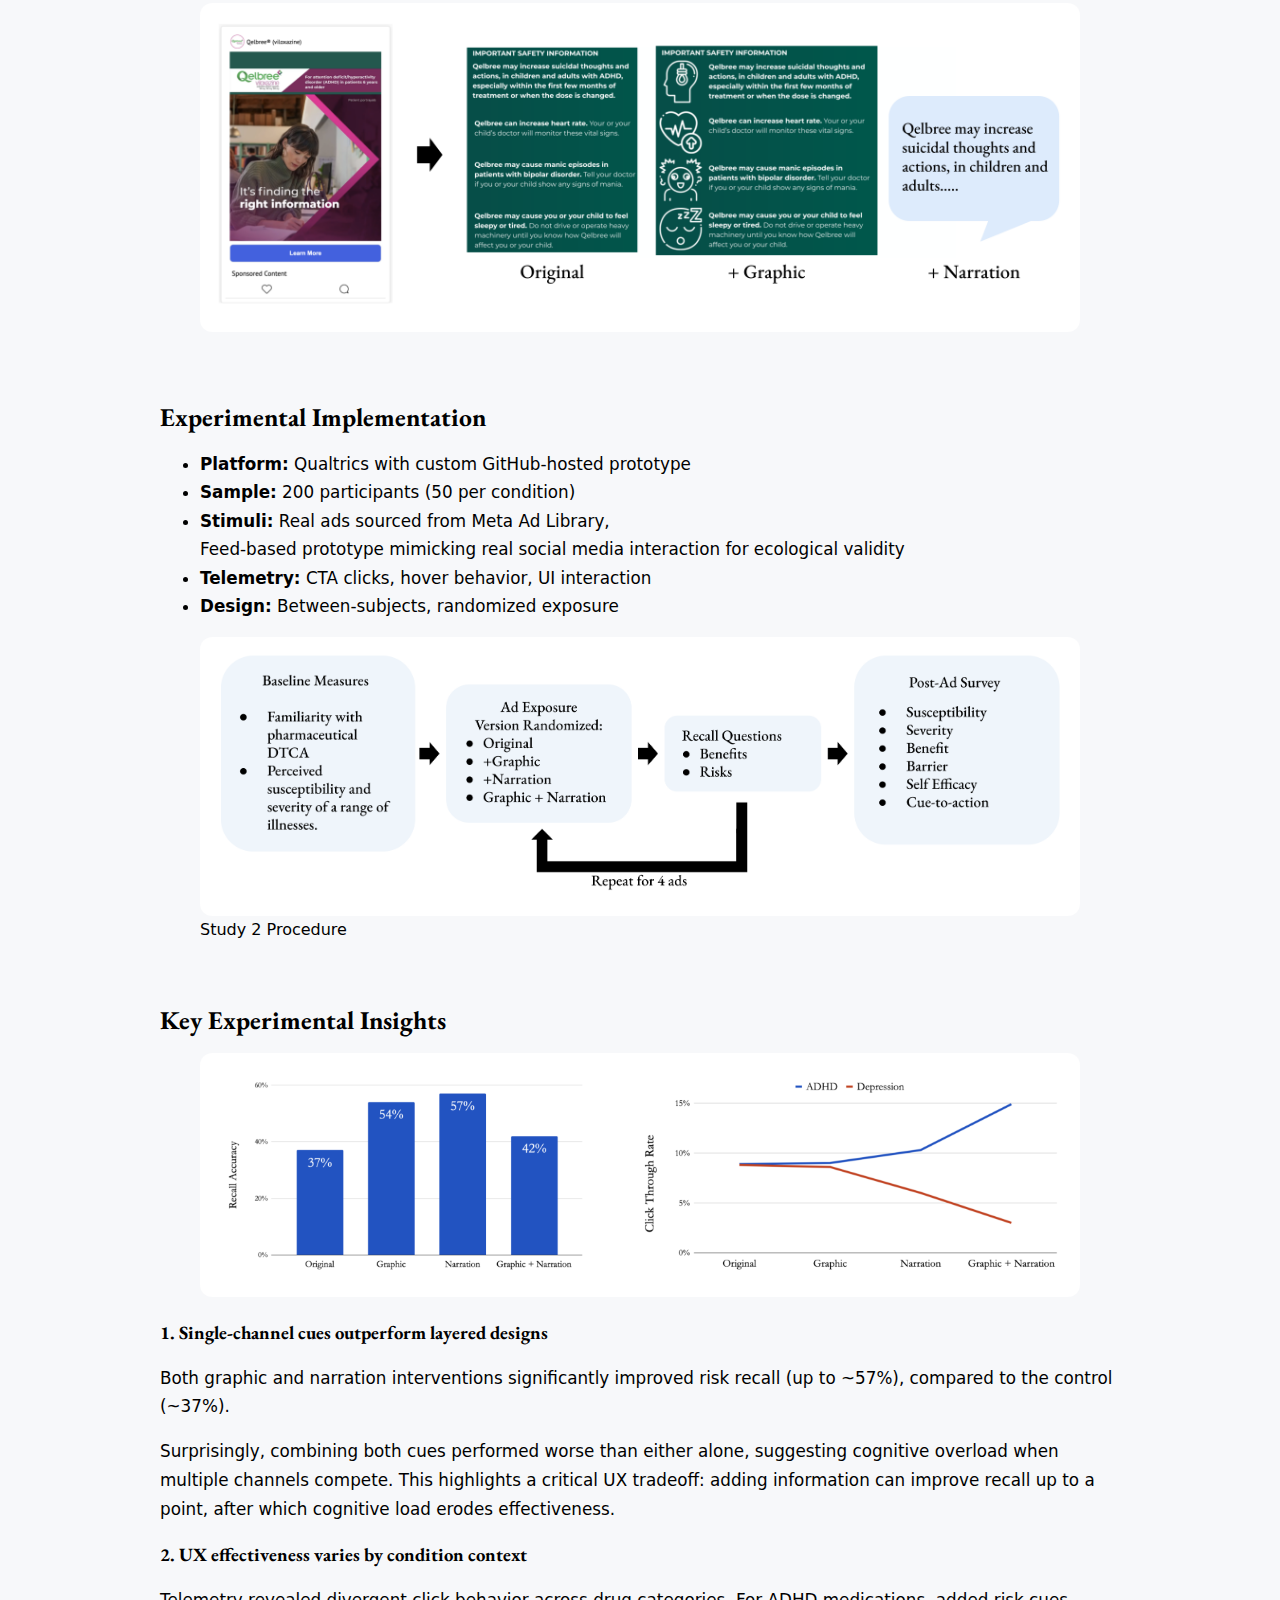
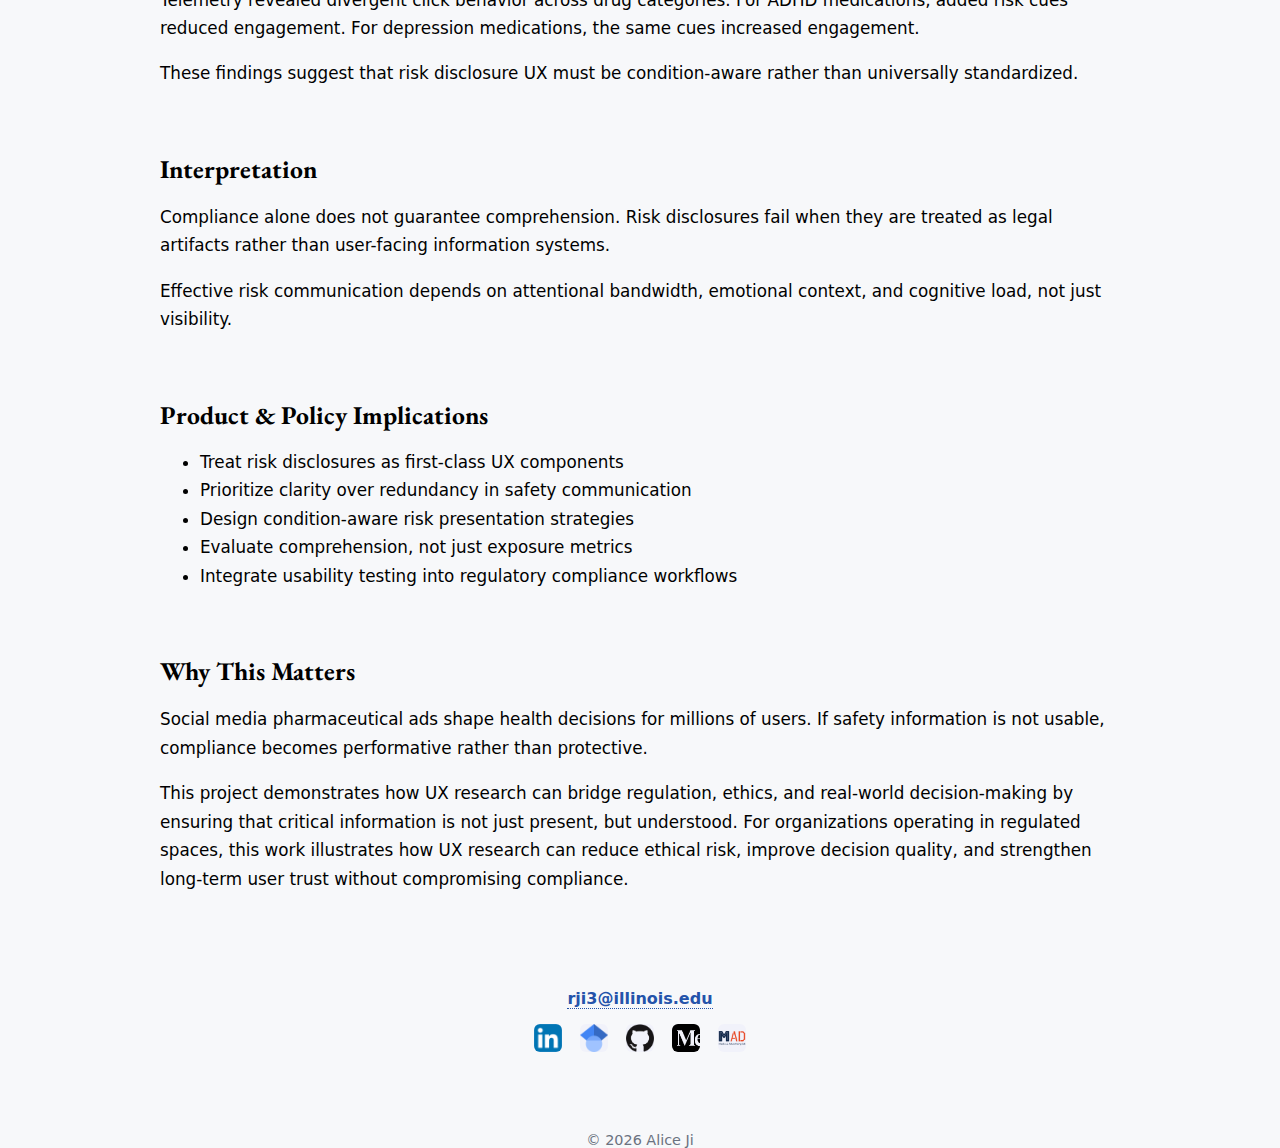
<file: project/pharmaad.html>
<!DOCTYPE html>
<html lang="en">
  <head>
    <meta name="viewport" content="width=device-width, initial-scale=1.0">
    <link
      href="https://fonts.googleapis.com/css2?family=EB+Garamond:wght@400;700&display=swap"
      rel="stylesheet"
    />
    <meta charset="UTF-8" />
    <title>Alice Ji – Portfolio</title>
    <meta
      name="description"
      content="Portfolio of Alice Ji. A showcase of projects bridging research and industry applications."
    />
    <meta name="viewport" content="width=device-width,initial-scale=1" />
    <link rel="stylesheet" href="../styles.css" />
    <link
      rel="icon"
      href="../assets/favicon.png"
      type="image/png"
    />
  </head>
  <!-- Google tag (gtag.js) -->
<script async src="https://www.googletagmanager.com/gtag/js?id=G-N4BK6G9CMW"></script>
<script>
  window.dataLayer = window.dataLayer || [];
  function gtag(){dataLayer.push(arguments);}
  gtag('js', new Date());

  gtag('config', 'G-N4BK6G9CMW');
</script>
  <body>
    <nav class="navbar">
      <a href="../index.html">
        <img
          src="https://alice-ji.github.io/portfolio/assets/favicon.png"
          style="width: 24px; height: 24px;"
        />
      </a>
      <a href="../index.html" class="nav-link">Home</a>
      <button id="dark-toggle" class="dark-toggle">🌒 Dark Mode</button>
    </nav>

    <a href="../index.html" id="back-btn" title="Back to portfolio">
      &#8678; Back
    </a>
    
    <main>
        <section class="case-study">

            <header class="case-header">
              <figure>
                <img
                  src="https://alice-ji.github.io/portfolio/assets/pharmaad-card.png"
                />
              </figure>    
          
              <h1>Reimagining Risk Disclosure in Social Media Pharmaceutical Advertising</h1>
          
              <p class="subtitle">
                Product-facing UX research translating regulatory requirements 
                <br>
                into usable, patient-centered safety communication.
              </p>
          
              <div class="case-meta">
                <p><strong>Role:</strong> Lead UX Researcher (User Attention & Comprehension)</p>
                <p><strong>Methods:</strong> Eye tracking, experimental design, telemetry analysis</p>
                <p><strong>Tools:</strong> Tobii eye tracker, iMotions, Qualtrics, R, Adobe Premiere, Figma, custom web prototypes</p>
                <p><strong>Focus:</strong> Risk communication, attention, informed decision-making</p>
                <p><strong>Stakeholders:</strong> Regulatory, Legal, Product, Marketing, UX</p>
                <p><strong>Outcome:</strong> Evidence-based design principles for safer pharma advertising UX</p>
              </div>
            </header>
          
            <section class="case-glance">
              <h2>At a Glance</h2>
              <ul>
                <li>Identified where regulatory-compliant designs fail real-world usability</li>
                <li>Translated attention and memory gaps into concrete UX risks</li>
                <li>Evaluated design tradeoffs between comprehension, engagement, and cognitive load</li>
                <li>Generated evidence to inform safer, condition-aware risk disclosure design</li>
              </ul>              
            </section>
          
            <section class="case-narrative">
              <h2>Problem Context</h2>
          
              <p>
                Pharmaceutical advertising on social media operates at the intersection of regulation,
                persuasion, and user experience. In 2014, the FDA issued guidance requiring that any
                benefit claim in a limited-space social media ad be accompanied by risk information that
                is equally clear and prominent.
              </p>
          
              <p>
                In practice, most ads technically comply but functionally fail.
                Benefits are presented through engaging narratives and visuals, while risks are relegated
                to dense, scrolling safety text that appears late in the ad.
              </p>
          
              <p>
                This creates a critical UX problem:
                <strong>Can users actually notice, process, and remember safety information well enough to
                make informed decisions?</strong>
              </p>
          
              <p>
                This project reframes pharmaceutical risk disclosure not as a legal checkbox, but as a
                usability and comprehension challenge with direct implications for patient autonomy,
                ethical persuasion, and regulatory trust.
              </p>

              <p>
                For product and policy teams, this gap represents a systemic UX risk:
                designs can meet regulatory standards while still failing user comprehension.
                This disconnect has downstream implications for patient trust, ethical persuasion,
                and long-term credibility of health communication platforms.
              </p>              
            </section>
          
            <section class="case-question">
              <h2>Research Question</h2>
              <p><em>Framed as a product and policy question:</em></p>              
              <p>
                How can social media pharmaceutical ads present risk information in a way that real users
                actually attend to, understand, and remember without increasing cognitive burden?
              </p>
              <ul>
                <li>Do users pay attention to risk information in current ad formats?</li>
                <li>How does attention map onto memory and health beliefs?</li>
                <li>Can UX interventions improve comprehension without changing regulated content?</li>
              </ul>
            </section>
          
            <section class="case-design">
              <h2>Study 1: Diagnostic UX Audit</h2>          
          
              <p>
                I led the user research component of a multi-institutional project by first diagnosing
                the problem. We conducted an in-person eye-tracking study to observe how users actually
                attend to benefit and risk information in real pharmaceutical ads.
              </p>

              <p>
                Fifty participants watched a diverse set of real social media pharma ads embedded within
                a simulated feed. We recorded gaze behavior frame-by-frame during benefit and risk
                segments, then assessed recall and health belief measures immediately after each ad.
              </p>
          
              <p>
                This phase functioned as a diagnostic UX audit, establishing baseline performance
                before proposing any design intervention.
                This approach allowed us to connect what users looked at with
                what they remembered and how they felt.
              </p>
            </section>
          
            <section class="case-methods">
              <h2>Methods & Measures</h2>
              <ul>
                <li><strong>Method:</strong> In-lab eye tracking</li>
                <li><strong>Sample:</strong> 50 adult participants</li>
                <li><strong>Stimuli:</strong> Real pharmaceutical social media ads across conditions</li>
                <li><strong>Measures:</strong> Gaze allocation, recall accuracy, health belief constructs
                  (severity, susceptibility, self-efficacy, cue to action)</li>
                <li><strong>Goal:</strong> Identify breakdowns in attention and comprehension</li>
              </ul>
              <figure>
                <img
                  src="https://alice-ji.github.io/portfolio/assets/pharmaad-procedure1.png"
                />
                <figcaption>
                    Study 1 Procedure
                  </figcaption>
              </figure> 
              
              <p>
                This mixed-methods approach allowed us to triangulate behavioral data,
                self-report measures, and downstream decision signals, mirroring how
                product teams evaluate UX effectiveness at scale.
                </p>

            </section>
          
            <section class="case-findings">
              <h2>Key UX Findings</h2>
          
              <h3>1. Risk information is remembered at half the rate of benefits</h3>
              <p>
                When collapsing across ads, participants recalled benefits with <strong>~64%</strong> accuracy.
                Risk recall, however, averaged only <strong>~33%</strong>.
              </p>
          
              <p>
                Despite regulatory requirements for balance, users walked away with a highly asymmetric
                understanding of benefits versus risks.
                From a product perspective, this represents a comprehension gap large enough
                to undermine the intent of balanced risk-benefit communication.
              </p>
          
              <h3>2. Attention collapses during scrolling safety text</h3>

              <figure>
                <video
                  src="https://alice-ji.github.io/portfolio/assets/isi-demo.mp4"
                  autoplay
                  loop
                  muted
                  playsinline
                ></video>
              </figure>            

              <p>
                Eye-tracking data showed that as soon as the risk segment began, visual attention scattered.
                Participants looked at UI chrome, unrelated visuals, and feed elements, anywhere but the
                scrolling safety text.
                In UX terms, the scrolling safety text functions as a low-salience, high-cost
                information channel that users actively disengage from.
              </p>
          
              <h3>3. Ads increase urgency even when risks are not retained</h3>

              <figure>
                <img
                  src="https://alice-ji.github.io/portfolio/assets/pharmaad-result-sussev.png"
                />
              </figure> 

              <p>
                Exposure increased perceived severity and susceptibility (key predictors of intent to
                consult a doctor) even when risk memory was poor.
              </p>
          
              <p>
                This raised a critical concern: urgency was increasing without corresponding understanding.
              </p>
            </section>
          
            <section class="case-design">
              <h2>Study 2: UX Redesign Experiment</h2>
          
              <p>
                Based on the diagnostic findings, I led the redesign phase focused on improving risk
                comprehension through interface-level interventions without altering regulated text.
              </p>

              <p>
                This phase reframed risk disclosure as a design experimentation problem,
                testing how alternative information architectures perform under real
                attentional constraints.
                    </p>
          
              <p>
                I introduced two design layers:
              </p>
          
              <ul>
                <li><strong>Graphic layer:</strong> Simple icons representing key side effects</li>
                <li><strong>Audio narration:</strong> Spoken delivery of the exact risk text</li>
              </ul>
          
              <p>
                These interventions were fully crossed, producing four ad variants:
                original, graphic-only, narration-only, and graphic + narration.
              </p>
              <figure>
                <img
                  src="https://alice-ji.github.io/portfolio/assets/pharmaad-stim2.png"
                />
              </figure> 
            </section>
          
            <section class="case-methods">
              <h2>Experimental Implementation</h2>
              <ul>
                <li><strong>Platform:</strong> Qualtrics with custom GitHub-hosted prototype</li>
                <li><strong>Sample:</strong> 200 participants (50 per condition)</li>
                <li><strong>Stimuli:</strong> Real ads sourced from Meta Ad Library, 
                    <br>Feed-based prototype mimicking real social media interaction for ecological validity</li>
                <li><strong>Telemetry:</strong> CTA clicks, hover behavior, UI interaction</li>
                <li><strong>Design:</strong> Between-subjects, randomized exposure</li>
              </ul>
              <figure>
                <img
                  src="https://alice-ji.github.io/portfolio/assets/pharmaad-procedure2.png"
                />
                <figcaption>
                    Study 2 Procedure
                  </figcaption>
              </figure>  
            </section>
          
            <section class="case-findings">
              <h2>Key Experimental Insights</h2>

              <figure>
                <img
                  src="https://alice-ji.github.io/portfolio/assets/pharmaad-result2.png"
                />
              </figure> 
          
              <h3>1. Single-channel cues outperform layered designs</h3>
              <p>
                Both graphic and narration interventions significantly improved risk recall
                (up to ~57%), compared to the control (~37%).
              </p>
          
              <p>
                Surprisingly, combining both cues performed worse than either alone, suggesting
                cognitive overload when multiple channels compete.
                This highlights a critical UX tradeoff: adding information can improve recall
                up to a point, after which cognitive load erodes effectiveness.
              </p>
          
              <h3>2. UX effectiveness varies by condition context</h3>
              <p>
                Telemetry revealed divergent click behavior across drug categories.
                For ADHD medications, added risk cues reduced engagement.
                For depression medications, the same cues increased engagement.
              </p>
          
              <p>
                These findings suggest that risk disclosure UX must be condition-aware rather
                than universally standardized.
              </p>
            </section>
          
            <section class="case-interpretation">
              <h2>Interpretation</h2>
              <p>
                Compliance alone does not guarantee comprehension.
                Risk disclosures fail when they are treated as legal artifacts rather than user-facing
                information systems.
              </p>
          
              <p>
                Effective risk communication depends on attentional bandwidth, emotional context,
                and cognitive load, not just visibility.
              </p>
            </section>
          
            <section class="case-implications">
              <h2>Product & Policy Implications</h2>
              <ul>
                <li>Treat risk disclosures as first-class UX components</li>
                <li>Prioritize clarity over redundancy in safety communication</li>
                <li>Design condition-aware risk presentation strategies</li>
                <li>Evaluate comprehension, not just exposure metrics</li>
                <li>Integrate usability testing into regulatory compliance workflows</li>
              </ul>
            </section>
          
            <section class="case-conclusion">
              <h2>Why This Matters</h2>
              <p>
                Social media pharmaceutical ads shape health decisions for millions of users.
                If safety information is not usable, compliance becomes performative rather than protective.
              </p>
          
              <p>
                This project demonstrates how UX research can bridge regulation, ethics, and real-world
                decision-making by ensuring that critical information is not just present, but understood.
                For organizations operating in regulated spaces, this work illustrates how
                UX research can reduce ethical risk, improve decision quality, and strengthen
                long-term user trust without compromising compliance.
              </p>
            </section>
          
          </section>


      <section class="contact-section">
        <a href="mailto:rji3@illinois.edu" class="contact-email"
          >rji3@illinois.edu</a
        >
        <div class="social-links">
          <a
            href="https://www.linkedin.com/in/alice-ji-8a4b2a161/"
            target="_blank"
          >
            <img
              src="https://alice-ji.github.io/portfolio/assets/LinkedIn.png"
              alt="LinkedIn"
              title="LinkedIn"
            />
          </a>
          <a
            href="https://scholar.google.com/citations?hl=en&user=CVlgqCAAAAAJ"
            target="_blank"
          >
            <img
              src="https://alice-ji.github.io/portfolio/assets/GoogleScholarLogo.png"
              alt="Google Scholar"
              title="Google Scholar"
            />
          </a>
          <a href="https://github.com/Alice-Ji" target="_blank">
            <img
              src="https://alice-ji.github.io/portfolio/assets/github.png"
              alt="Github"
              title="Github"
            />
          </a>
          <a href="https://medium.com/@alice-ji" target="_blank">
            <img
              src="https://alice-ji.github.io/portfolio/assets/medium.png"
              alt="Medium"
              title="Medium"
            />
          <a href="https://madlabresearch.web.illinois.edu/" target="_blank">
            <img
              src="https://alice-ji.github.io/portfolio/assets/madlab.png"
              alt="MadLab"
              title="MadLab"
            />
          </a>
        </div>
      </section>
    </main>

    <footer>&copy; 2026 Alice Ji</footer>

    <script>
      const btn = document.getElementById("dark-toggle");
      if (localStorage.getItem("dark-mode") === "true") {
        document.body.classList.add("dark-mode");
        btn.textContent = "☀️ Light Mode";
      }
      btn.onclick = () => {
        document.body.classList.toggle("dark-mode");
        const enabled = document.body.classList.contains("dark-mode");
        btn.textContent = enabled ? "☀️ Light Mode" : "🌒 Dark Mode";
        localStorage.setItem("dark-mode", enabled);
      };
    </script>
  </body>
</html>
</file>
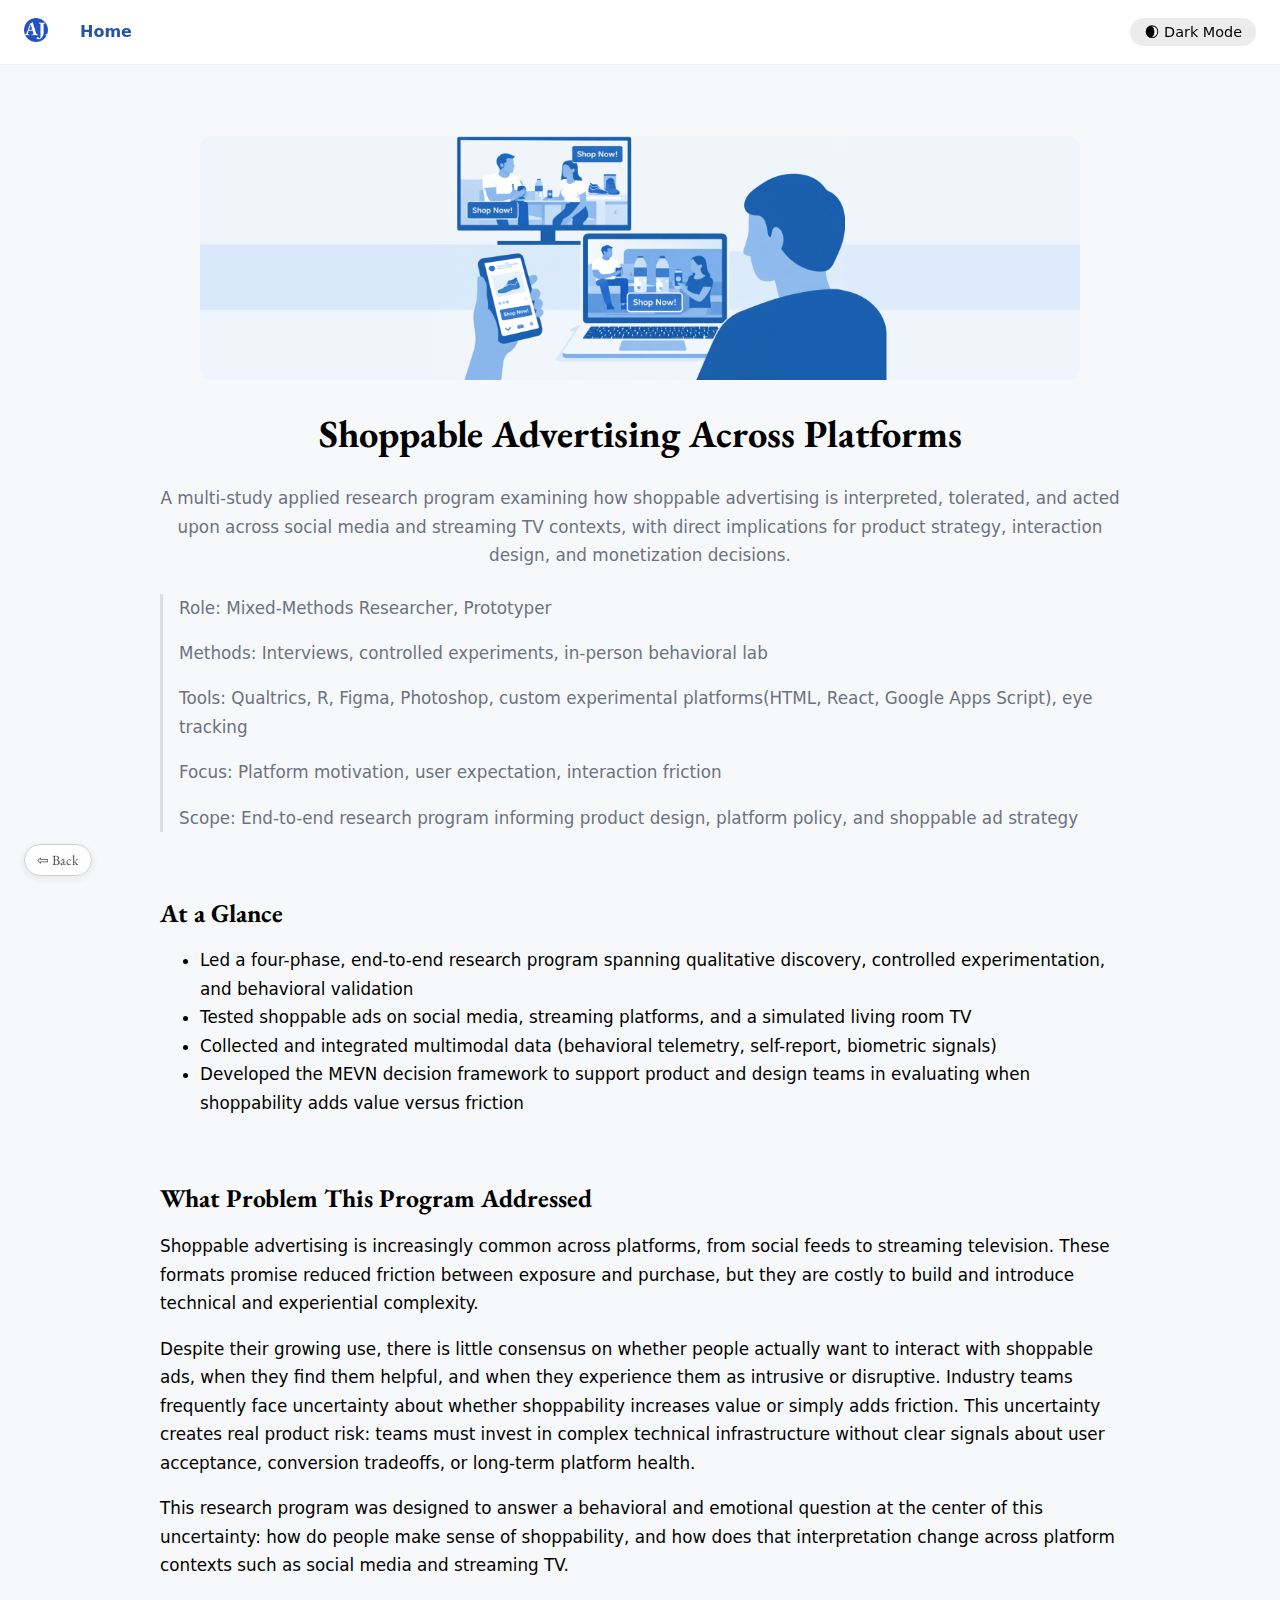
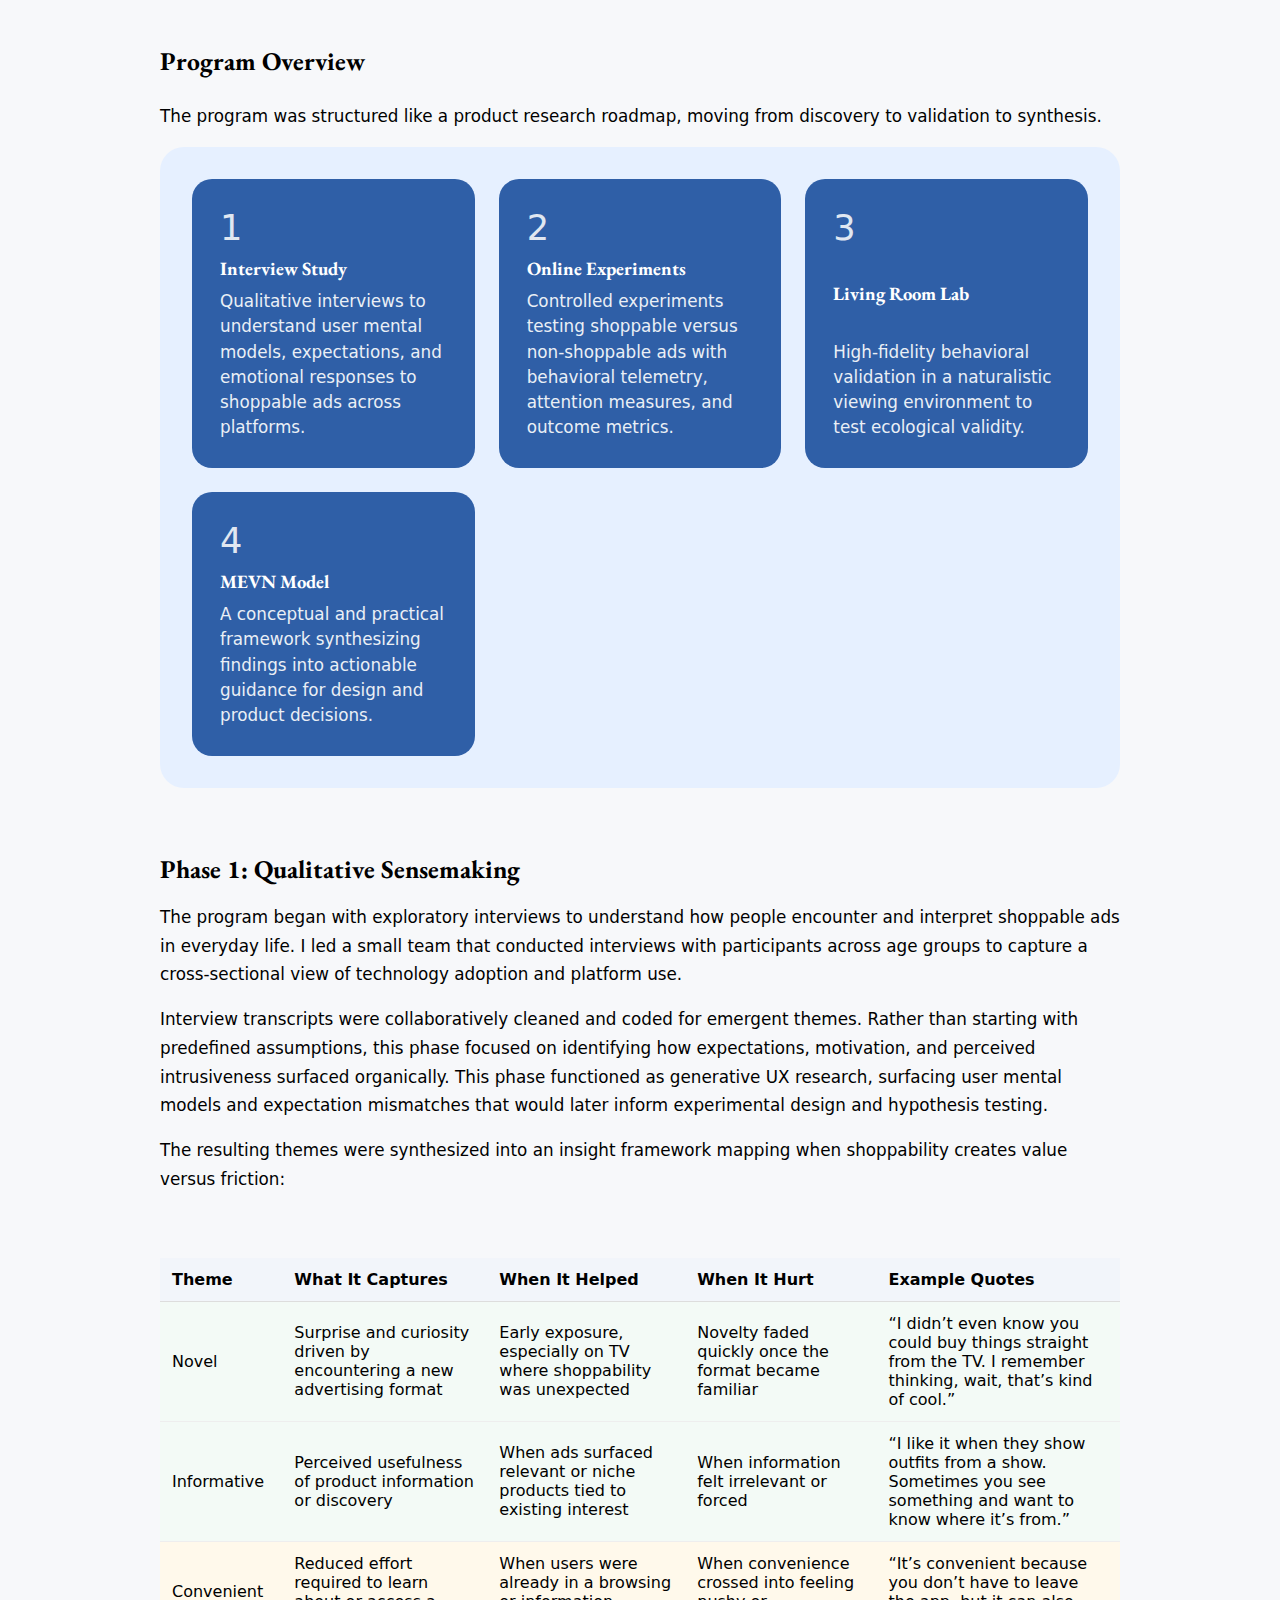
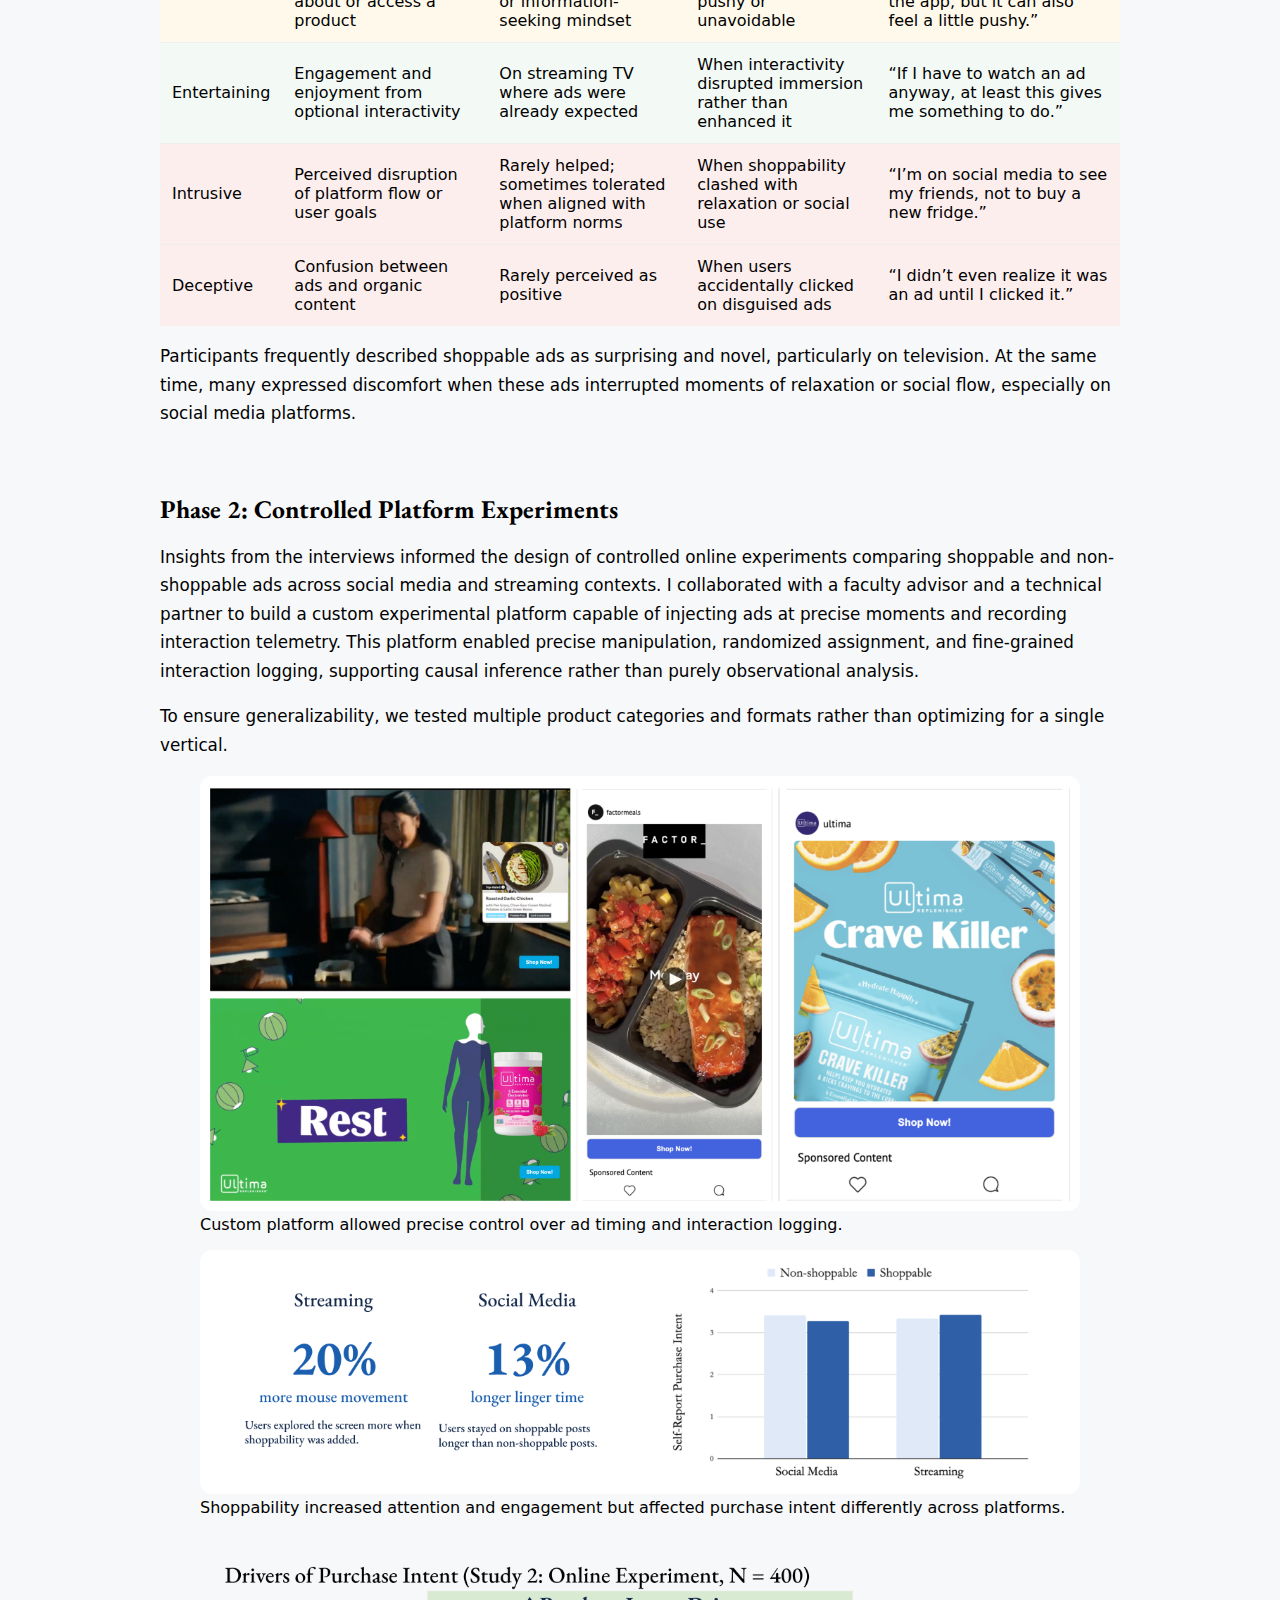
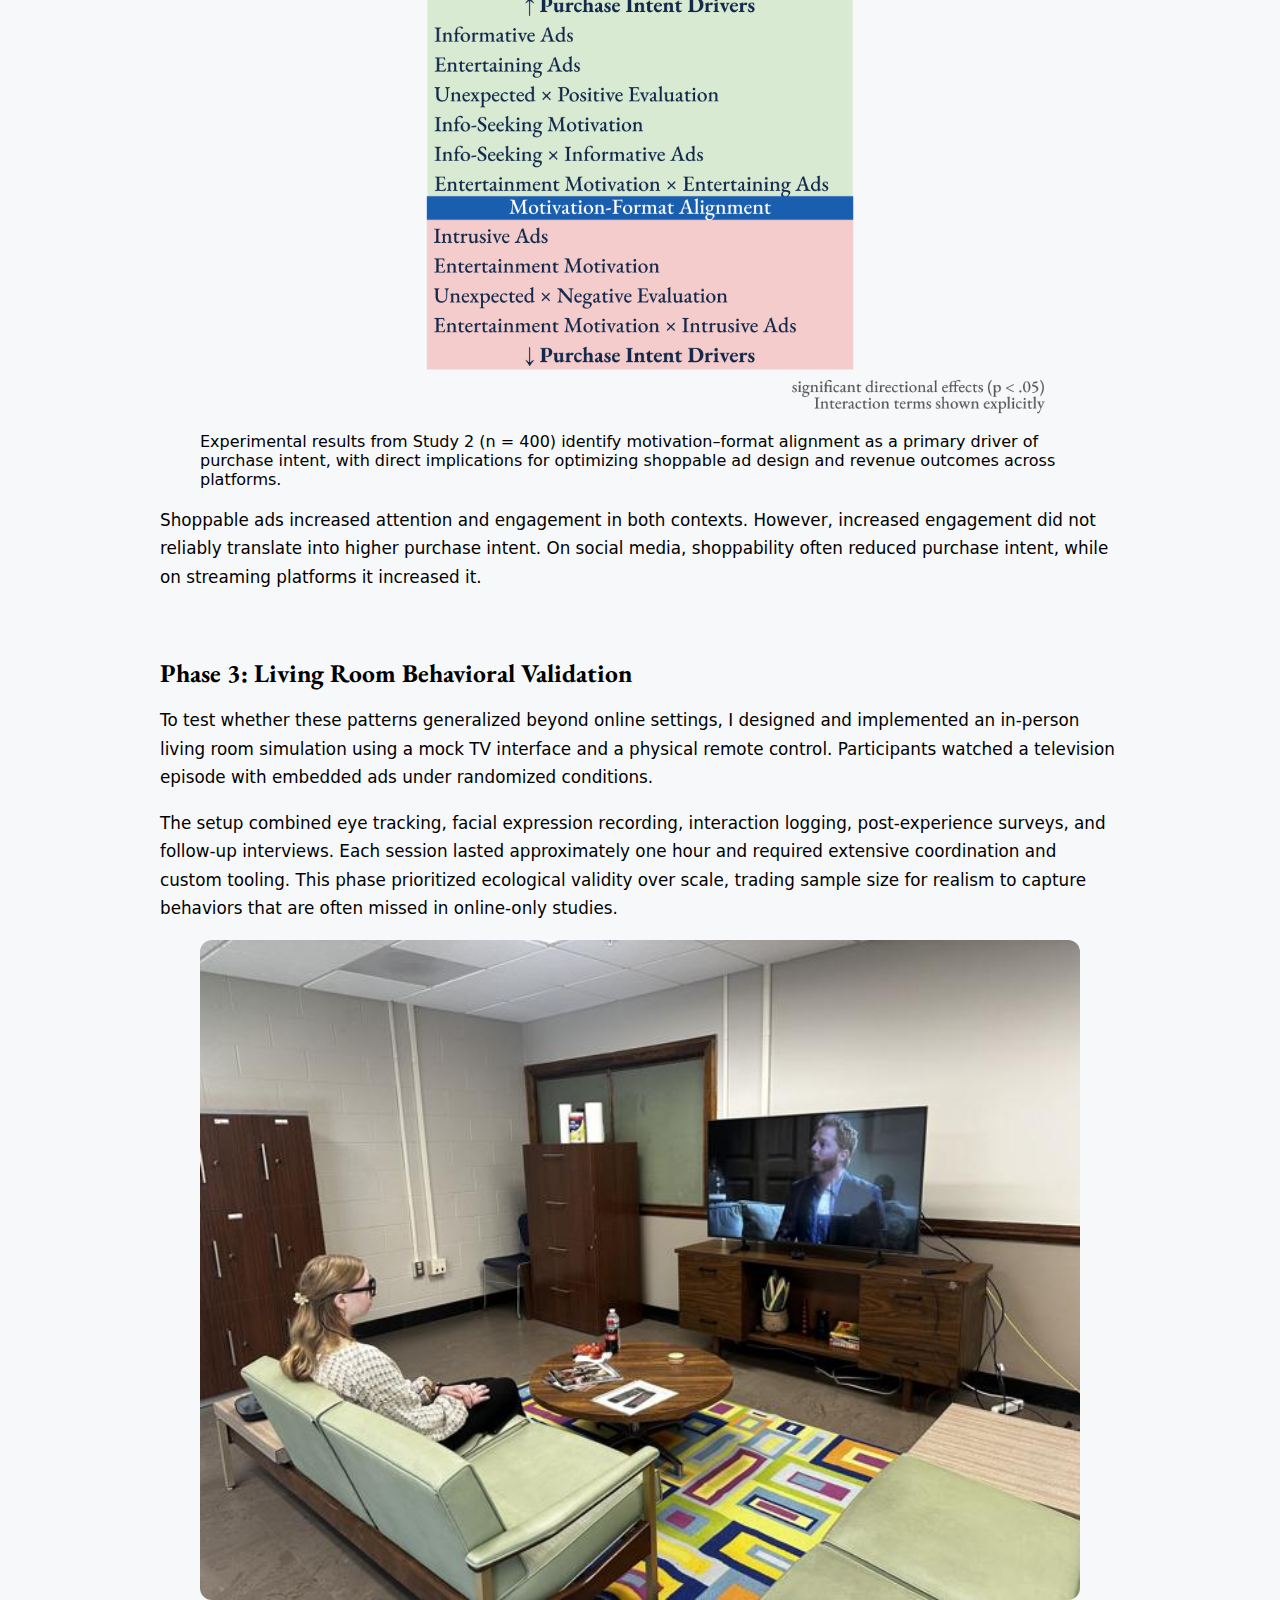
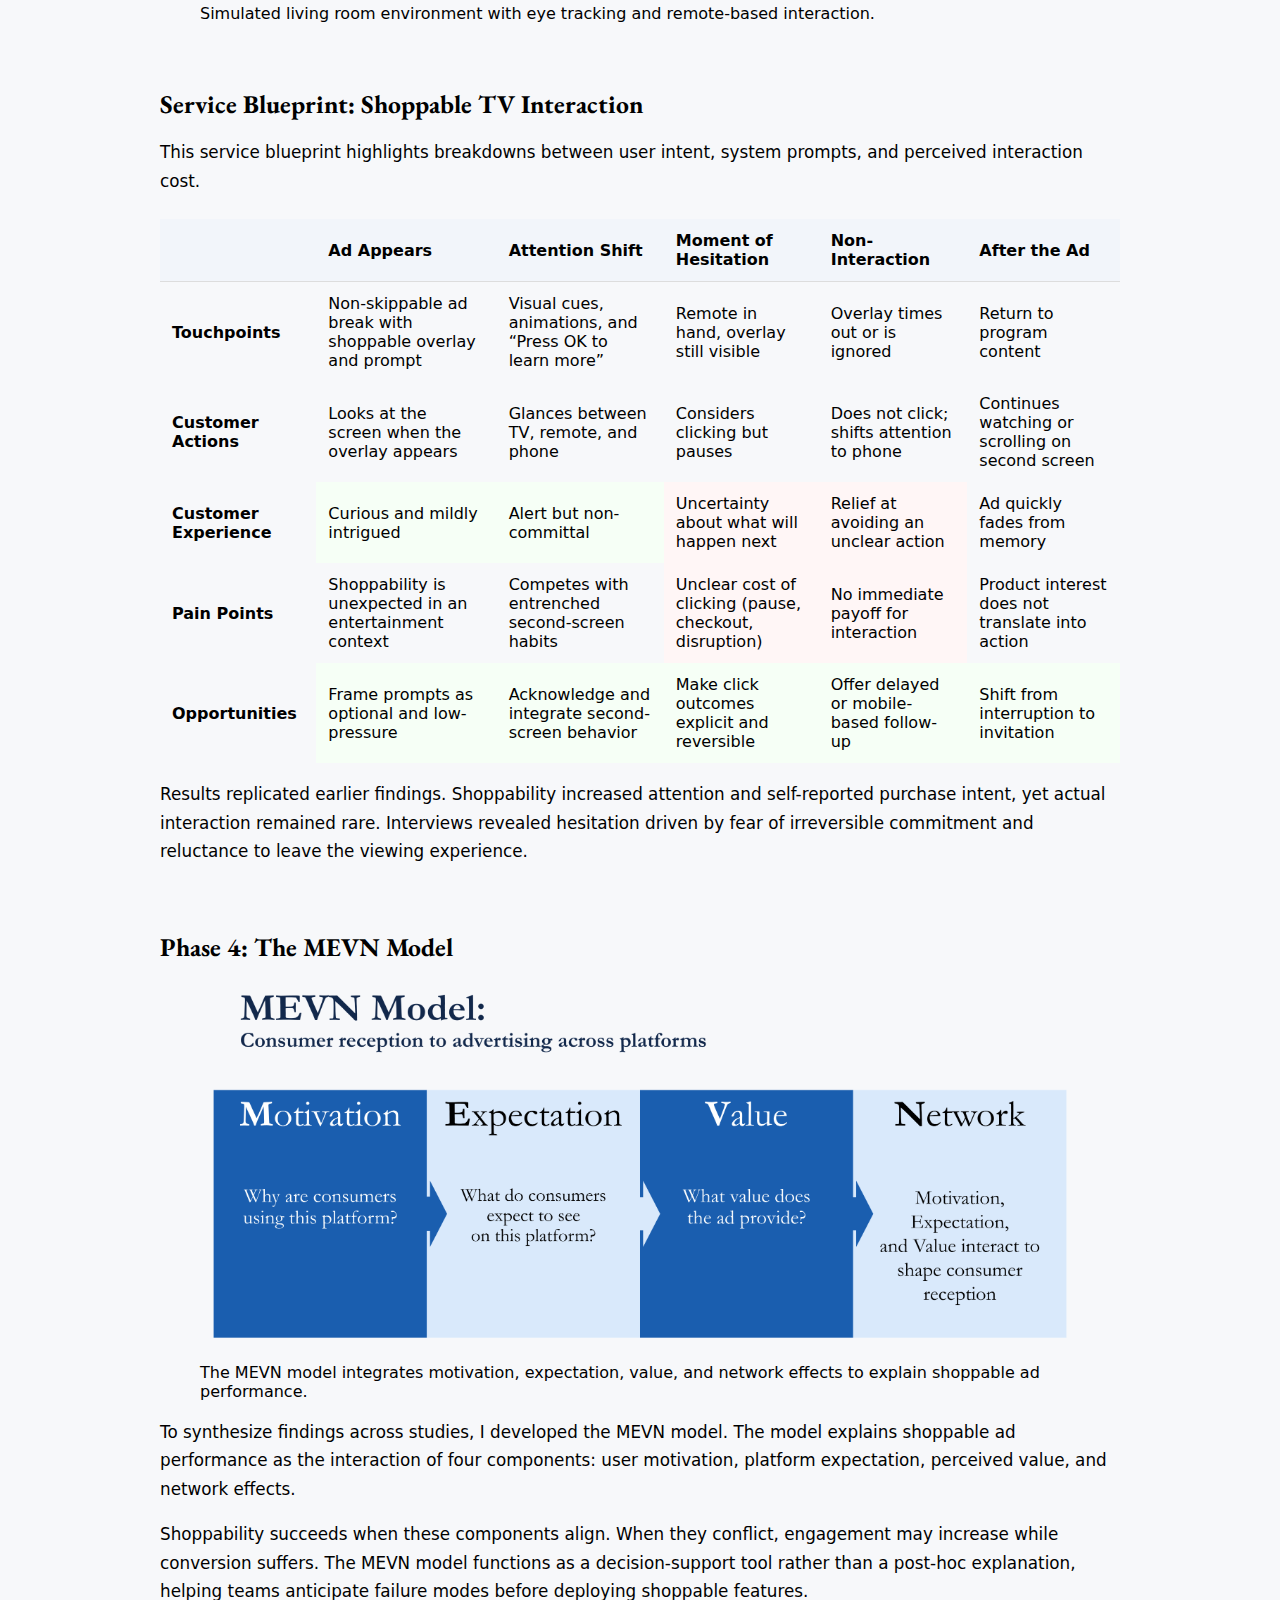
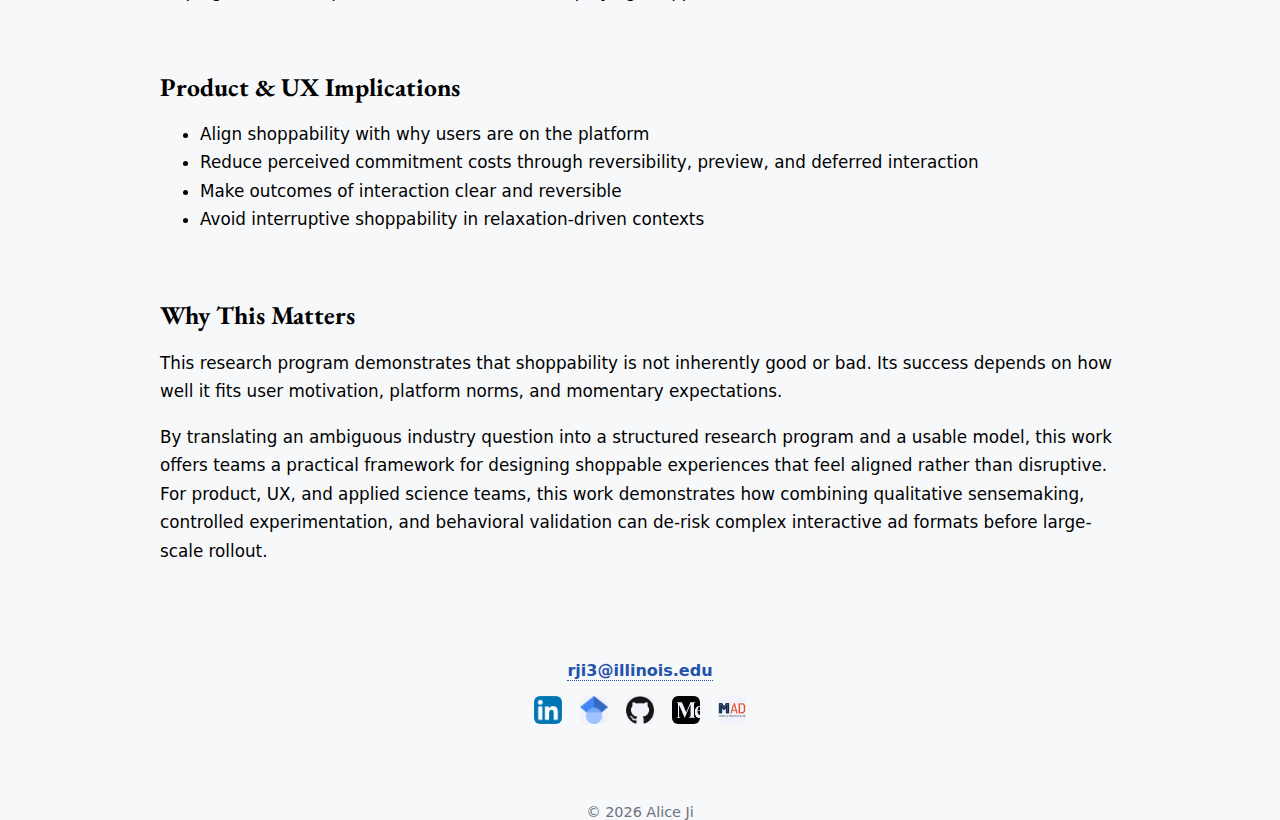
<file: project/shoppable.html>
<!DOCTYPE html>
<html lang="en">
  <head>
    <meta name="viewport" content="width=device-width, initial-scale=1.0">
    <link
      href="https://fonts.googleapis.com/css2?family=EB+Garamond:wght@400;700&display=swap"
      rel="stylesheet"
    />
    <meta charset="UTF-8" />
    <title>Alice Ji – Portfolio</title>
    <meta
      name="description"
      content="Portfolio of Alice Ji. A showcase of projects bridging research and industry applications."
    />
    <meta name="viewport" content="width=device-width,initial-scale=1" />
    <link rel="stylesheet" href="../styles.css" />
    <link
      rel="icon"
      href="https://alice-ji.github.io/portfolio/assets/favicon.png"
      type="image/png"
    />
  </head>
  <body>
    <nav class="navbar">
      <a href="../index.html">
        <img
          src="https://alice-ji.github.io/portfolio/assets/favicon.png"
          style="width: 24px; height: 24px;"
        />
      </a>
      <a href="../index.html" class="nav-link">Home</a>
      <button id="dark-toggle" class="dark-toggle">🌒 Dark Mode</button>
    </nav>

    <a href="../index.html" id="back-btn" title="Back to portfolio">
      &#8678; Back
    </a>
    
    <main>

        <section class="case-study">

  <header class="case-header">
    <figure>
      <img src="https://alice-ji.github.io/portfolio/assets/shoppable-card.png" alt="Shoppable advertising across platforms" />
    </figure>

    <h1>Shoppable Advertising Across Platforms</h1>

    <p class="subtitle">
      A multi-study applied research program examining how shoppable advertising is 
      interpreted, tolerated, and acted upon across social media and streaming TV contexts, 
      with direct implications for product strategy, interaction design, and monetization decisions.
    </p>

    <div class="case-meta">
      <p>Role: Mixed-Methods Researcher, Prototyper</p>
      <p>Methods: Interviews, controlled experiments, in-person behavioral lab</p>
      <p>Tools: Qualtrics, R, Figma, Photoshop, custom experimental platforms(HTML, React, Google Apps Script), eye tracking</p>
      <p>Focus: Platform motivation, user expectation, interaction friction</p>
      <p>Scope: End-to-end research program informing product design, platform policy, and shoppable ad strategy</p>
    </div>
  </header>

  <section class="case-glance">
    <h2>At a Glance</h2>
    <ul>
      <li>Led a four-phase, end-to-end research program spanning qualitative discovery, controlled experimentation, and behavioral validation</li>
      <li>Tested shoppable ads on social media, streaming platforms, and a simulated living room TV</li>
      <li>Collected and integrated multimodal data (behavioral telemetry, self-report, biometric signals)</li>
      <li>Developed the MEVN decision framework to support product and design teams in evaluating when shoppability adds value versus friction</li>
    </ul>
  </section>

  <section class="case-narrative">
    <h2>What Problem This Program Addressed</h2>

    <p>
      Shoppable advertising is increasingly common across platforms, from social feeds to
      streaming television. These formats promise reduced friction between exposure and
      purchase, but they are costly to build and introduce technical and experiential
      complexity.
    </p>

    <p>
      Despite their growing use, there is little consensus on whether people actually want
      to interact with shoppable ads, when they find them helpful, and when they experience
      them as intrusive or disruptive. Industry teams frequently face uncertainty about
      whether shoppability increases value or simply adds friction.
      This uncertainty creates real product risk: teams must invest in complex technical 
      infrastructure without clear signals about user acceptance, conversion tradeoffs, 
      or long-term platform health.
    </p>

    <p>
      This research program was designed to answer a behavioral and emotional question at
      the center of this uncertainty: how do people make sense of shoppability, and how does
      that interpretation change across platform contexts such as social media and streaming TV.
    </p>
  </section>

    <section class="program-overview" style="margin:4rem 0;">
  <h2 style="margin-bottom:1.5rem;">Program Overview</h2>

  <p>
    The program was structured like a product research roadmap, 
    moving from discovery to validation to synthesis.
  </p>

  <div style="
    display:grid;
    grid-template-columns: repeat(auto-fit, minmax(220px, 1fr));
    gap:24px;
    background:#e6f0ff;
    padding:32px;
    border-radius:24px;
  ">

    <!-- Card 1 -->
    <div style="
      background:#2f5fa7;
      color:white;
      border-radius:20px;
      padding:28px;
      display:flex;
      flex-direction:column;
      justify-content:space-between;
      min-height:180px;
    ">
      <div style="font-size:2.2rem; opacity:0.85;">1</div>
      <h3 style="margin:0.5rem 0; color: white;">Interview Study</h3>
      <p style="margin:0; opacity:0.9; line-height:1.5;">
        Qualitative interviews to understand user mental models, 
        expectations, and emotional responses to shoppable ads 
        across platforms.
      </p>
    </div>

    <!-- Card 2 -->
    <div style="
      background:#2f5fa7;
      color:white;
      border-radius:20px;
      padding:28px;
      display:flex;
      flex-direction:column;
      justify-content:space-between;
      min-height:180px;
    ">
      <div style="font-size:2.2rem; opacity:0.85;">2</div>
      <h3 style="margin:0.5rem 0; color: white;">Online Experiments</h3>
      <p style="margin:0; opacity:0.9; line-height:1.5;">
        Controlled experiments testing shoppable versus non-shoppable 
        ads with behavioral telemetry, attention measures, and outcome metrics.
      </p>
    </div>

    <!-- Card 3 -->
    <div style="
      background:#2f5fa7;
      color:white;
      border-radius:20px;
      padding:28px;
      display:flex;
      flex-direction:column;
      justify-content:space-between;
      min-height:180px;
    ">
      <div style="font-size:2.2rem; opacity:0.85;">3</div>
      <h3 style="margin:0.5rem 0; color: white;">Living Room Lab</h3>
      <p style="margin:0; opacity:0.9; line-height:1.5;">
        High-fidelity behavioral validation in a naturalistic 
        viewing environment to test ecological validity.
      </p>
    </div>

    <!-- Card 4 -->
    <div style="
      background:#2f5fa7;
      color:white;
      border-radius:20px;
      padding:28px;
      display:flex;
      flex-direction:column;
      justify-content:space-between;
      min-height:180px;
    ">
      <div style="font-size:2.2rem; opacity:0.85;">4</div>
      <h3 style="margin:0.5rem 0; color: white;">MEVN Model</h3>
      <p style="margin:0; opacity:0.9; line-height:1.5;">
        A conceptual and practical framework synthesizing findings 
        into actionable guidance for design and product decisions.
      </p>
    </div>

  </div>
</section>

  <section class="case-methods">
    <h2>Phase 1: Qualitative Sensemaking</h2>

    <p>
      The program began with exploratory interviews to understand how people encounter and
      interpret shoppable ads in everyday life. I led a small team that conducted interviews
      with participants across age groups to capture a cross-sectional view of technology
      adoption and platform use.
    </p>

    <p>
      Interview transcripts were collaboratively cleaned and coded for emergent themes.
      Rather than starting with predefined assumptions, this phase focused on identifying
      how expectations, motivation, and perceived intrusiveness surfaced organically.
      This phase functioned as generative UX research, surfacing user mental models 
      and expectation mismatches that would later inform experimental design and hypothesis testing.
    </p>

    <p>
    The resulting themes were synthesized into an insight framework mapping when shoppability 
    creates value versus friction:
    </p>

    <section class="case-methods">
        <div style="overflow-x:auto; margin-top:1.5rem;">
          <table style="width:100%; border-collapse:collapse; min-width:900px;">
            <thead>
              <tr style="text-align:left; background:#f2f5fa;">
                <th style="padding:12px; border-bottom:1px solid #ddd;">Theme</th>
                <th style="padding:12px; border-bottom:1px solid #ddd;">What It Captures</th>
                <th style="padding:12px; border-bottom:1px solid #ddd;">When It Helped</th>
                <th style="padding:12px; border-bottom:1px solid #ddd;">When It Hurt</th>
                <th style="padding:12px; border-bottom:1px solid #ddd;">Example Quotes</th>
              </tr>
            </thead>
      
            <tbody>
              <!-- Positive -->
              <tr style="background:#f3faf6;">
                <td style="padding:12px; border-bottom:1px solid #eee;">Novel</td>
                <td style="padding:12px; border-bottom:1px solid #eee;">
                  Surprise and curiosity driven by encountering a new advertising format
                </td>
                <td style="padding:12px; border-bottom:1px solid #eee;">
                  Early exposure, especially on TV where shoppability was unexpected
                </td>
                <td style="padding:12px; border-bottom:1px solid #eee;">
                  Novelty faded quickly once the format became familiar
                </td>
                <td style="padding:12px; border-bottom:1px solid #eee;">
                  “I didn’t even know you could buy things straight from the TV. I remember thinking, wait, that’s kind of cool.”
                </td>
              </tr>
      
              <!-- Positive -->
              <tr style="background:#f3faf6;">
                <td style="padding:12px; border-bottom:1px solid #eee;">Informative</td>
                <td style="padding:12px; border-bottom:1px solid #eee;">
                  Perceived usefulness of product information or discovery
                </td>
                <td style="padding:12px; border-bottom:1px solid #eee;">
                  When ads surfaced relevant or niche products tied to existing interest
                </td>
                <td style="padding:12px; border-bottom:1px solid #eee;">
                  When information felt irrelevant or forced
                </td>
                <td style="padding:12px; border-bottom:1px solid #eee;">
                  “I like it when they show outfits from a show. Sometimes you see something and want to know where it’s from.”
                </td>
              </tr>
      
              <!-- Mixed -->
              <tr style="background:#fff9eb;">
                <td style="padding:12px; border-bottom:1px solid #eee;">Convenient</td>
                <td style="padding:12px; border-bottom:1px solid #eee;">
                  Reduced effort required to learn about or access a product
                </td>
                <td style="padding:12px; border-bottom:1px solid #eee;">
                  When users were already in a browsing or information-seeking mindset
                </td>
                <td style="padding:12px; border-bottom:1px solid #eee;">
                  When convenience crossed into feeling pushy or unavoidable
                </td>
                <td style="padding:12px; border-bottom:1px solid #eee;">
                  “It’s convenient because you don’t have to leave the app, but it can also feel a little pushy.”
                </td>
              </tr>
      
              <!-- Positive -->
              <tr style="background:#f3faf6;">
                <td style="padding:12px; border-bottom:1px solid #eee;">Entertaining</td>
                <td style="padding:12px; border-bottom:1px solid #eee;">
                  Engagement and enjoyment from optional interactivity
                </td>
                <td style="padding:12px; border-bottom:1px solid #eee;">
                  On streaming TV where ads were already expected
                </td>
                <td style="padding:12px; border-bottom:1px solid #eee;">
                  When interactivity disrupted immersion rather than enhanced it
                </td>
                <td style="padding:12px; border-bottom:1px solid #eee;">
                  “If I have to watch an ad anyway, at least this gives me something to do.”
                </td>
              </tr>
      
              <!-- Negative -->
              <tr style="background:#fdeeee;">
                <td style="padding:12px; border-bottom:1px solid #eee;">Intrusive</td>
                <td style="padding:12px; border-bottom:1px solid #eee;">
                  Perceived disruption of platform flow or user goals
                </td>
                <td style="padding:12px; border-bottom:1px solid #eee;">
                  Rarely helped; sometimes tolerated when aligned with platform norms
                </td>
                <td style="padding:12px; border-bottom:1px solid #eee;">
                  When shoppability clashed with relaxation or social use
                </td>
                <td style="padding:12px; border-bottom:1px solid #eee;">
                  “I’m on social media to see my friends, not to buy a new fridge.”
                </td>
              </tr>
      
              <!-- Negative -->
              <tr style="background:#fdeeee;">
                <td style="padding:12px;">Deceptive</td>
                <td style="padding:12px;">
                  Confusion between ads and organic content
                </td>
                <td style="padding:12px;">
                  Rarely perceived as positive
                </td>
                <td style="padding:12px;">
                  When users accidentally clicked on disguised ads
                </td>
                <td style="padding:12px;">
                  “I didn’t even realize it was an ad until I clicked it.”
                </td>
              </tr>
            </tbody>
          </table>
        </div>
      </section>
    
    <p>
      Participants frequently described shoppable ads as surprising and novel, particularly
      on television. At the same time, many expressed discomfort when these ads interrupted
      moments of relaxation or social flow, especially on social media platforms.
    </p>
  </section>

  <section class="case-methods">
    <h2>Phase 2: Controlled Platform Experiments</h2>

    <p>
      Insights from the interviews informed the design of controlled online experiments
      comparing shoppable and non-shoppable ads across social media and streaming contexts.
      I collaborated with a faculty advisor and a technical partner to build a custom
      experimental platform capable of injecting ads at precise moments and recording
      interaction telemetry.
      This platform enabled precise manipulation, randomized assignment, and fine-grained 
      interaction logging, supporting causal inference rather than purely observational analysis.
    </p>

    <p>
      To ensure generalizability, we tested multiple product categories and formats 
      rather than optimizing for a single vertical.
    </p>

    <figure>
      <img src="https://alice-ji.github.io/portfolio/assets/shoppable-exp1.png" alt="Experimental platform for shoppable ads" />
      <figcaption>
        Custom platform allowed precise control over ad timing and interaction logging.
      </figcaption>
    </figure>

    <figure>
      <img src="https://alice-ji.github.io/portfolio/assets/shoppable-exp2.png" alt="Engagement and purchase intent results" />
      <figcaption>
        Shoppability increased attention and engagement but affected purchase intent
        differently across platforms.
      </figcaption>
    </figure>

    <figure>
      <img src="https://alice-ji.github.io/portfolio/assets/shoppable-exp3.png" alt="Drivers of purchase intent" />
      <figcaption>
        Experimental results from Study 2 (n = 400) identify motivation–format alignment as a primary driver 
        of purchase intent, with direct implications for optimizing shoppable ad design and revenue outcomes 
        across platforms.
      </figcaption>
    </figure>

    <p>
      Shoppable ads increased attention and engagement in both contexts. However, increased
      engagement did not reliably translate into higher purchase intent. On social media,
      shoppability often reduced purchase intent, while on streaming platforms it increased
      it.
    </p>
  </section>

  <section class="case-methods">
    <h2>Phase 3: Living Room Behavioral Validation</h2>

    <p>
      To test whether these patterns generalized beyond online settings, I designed and
      implemented an in-person living room simulation using a mock TV interface and a
      physical remote control. Participants watched a television episode with embedded
      ads under randomized conditions.
    </p>

    <p>
      The setup combined eye tracking, facial expression recording, interaction logging,
      post-experience surveys, and follow-up interviews. Each session lasted approximately
      one hour and required extensive coordination and custom tooling.
      This phase prioritized ecological validity over scale, trading sample size for 
      realism to capture behaviors that are often missed in online-only studies.
    </p>

    <figure>
      <img src="https://alice-ji.github.io/portfolio/assets/livingroom-demo.jpg" alt="Living room lab setup" />
      <figcaption>
        Simulated living room environment with eye tracking and remote-based interaction.
      </figcaption>
    </figure>

    <section class="case-methods">
  <h2>Service Blueprint: Shoppable TV Interaction</h2>

  <p>
    This service blueprint highlights breakdowns between user intent, 
    system prompts, and perceived interaction cost.
  </p>

  <div style="overflow-x:auto; margin-top:1.5rem;">
    <table style="width:100%; border-collapse:collapse; min-width:900px;">
      <thead>
        <tr style="text-align:left; background:#f2f5fa;">
          <th style="padding:12px; border-bottom:1px solid #ddd;"> </th>
          <th style="padding:12px; border-bottom:1px solid #ddd;">Ad Appears</th>
          <th style="padding:12px; border-bottom:1px solid #ddd;">Attention Shift</th>
          <th style="padding:12px; border-bottom:1px solid #ddd;">Moment of Hesitation</th>
          <th style="padding:12px; border-bottom:1px solid #ddd;">Non-Interaction</th>
          <th style="padding:12px; border-bottom:1px solid #ddd;">After the Ad</th>
        </tr>
      </thead>

      <tbody>
        <!-- Touchpoints -->
        <tr>
          <td style="padding:12px; font-weight:600;">Touchpoints</td>
          <td style="padding:12px;">
            Non-skippable ad break with shoppable overlay and prompt
          </td>
          <td style="padding:12px;">
            Visual cues, animations, and “Press OK to learn more”
          </td>
          <td style="padding:12px;">
            Remote in hand, overlay still visible
          </td>
          <td style="padding:12px;">
            Overlay times out or is ignored
          </td>
          <td style="padding:12px;">
            Return to program content
          </td>
        </tr>

        <!-- Customer Actions -->
        <tr>
          <td style="padding:12px; font-weight:600;">Customer Actions</td>
          <td style="padding:12px;">
            Looks at the screen when the overlay appears
          </td>
          <td style="padding:12px;">
            Glances between TV, remote, and phone
          </td>
          <td style="padding:12px;">
            Considers clicking but pauses
          </td>
          <td style="padding:12px;">
            Does not click; shifts attention to phone
          </td>
          <td style="padding:12px;">
            Continues watching or scrolling on second screen
          </td>
        </tr>

        <!-- Customer Experience -->
        <tr>
          <td style="padding:12px; font-weight:600;">Customer Experience</td>
          <td style="padding:12px; background:#f6fff6;">
            Curious and mildly intrigued
          </td>
          <td style="padding:12px; background:#f6fff6;">
            Alert but non-committal
          </td>
          <td style="padding:12px; background:#fff6f6;">
            Uncertainty about what will happen next
          </td>
          <td style="padding:12px; background:#fff6f6;">
            Relief at avoiding an unclear action
          </td>
          <td style="padding:12px;">
            Ad quickly fades from memory
          </td>
        </tr>

        <!-- Pain Points -->
        <tr>
          <td style="padding:12px; font-weight:600;">Pain Points</td>
          <td style="padding:12px;">
            Shoppability is unexpected in an entertainment context
          </td>
          <td style="padding:12px;">
            Competes with entrenched second-screen habits
          </td>
          <td style="padding:12px; background:#fff6f6;">
            Unclear cost of clicking (pause, checkout, disruption)
          </td>
          <td style="padding:12px; background:#fff6f6;">
            No immediate payoff for interaction
          </td>
          <td style="padding:12px;">
            Product interest does not translate into action
          </td>
        </tr>

        <!-- Opportunities -->
        <tr>
          <td style="padding:12px; font-weight:600;">Opportunities</td>
          <td style="padding:12px; background:#f6fff6;">
            Frame prompts as optional and low-pressure
          </td>
          <td style="padding:12px; background:#f6fff6;">
            Acknowledge and integrate second-screen behavior
          </td>
          <td style="padding:12px; background:#f6fff6;">
            Make click outcomes explicit and reversible
          </td>
          <td style="padding:12px; background:#f6fff6;">
            Offer delayed or mobile-based follow-up
          </td>
          <td style="padding:12px; background:#f6fff6;">
            Shift from interruption to invitation
          </td>
        </tr>
      </tbody>
    </table>
  </div>
</section>

    <p>
      Results replicated earlier findings. Shoppability increased attention and self-reported
      purchase intent, yet actual interaction remained rare. Interviews revealed hesitation
      driven by fear of irreversible commitment and reluctance to leave the viewing experience.
    </p>
  </section>

  <section class="case-interpretation">
    <h2>Phase 4: The MEVN Model</h2>

    <figure>
      <img src="https://alice-ji.github.io/portfolio/assets/shoppable-model.png" alt="MEVN model diagram" />
      <figcaption>
        The MEVN model integrates motivation, expectation, value, and network effects to
        explain shoppable ad performance.
      </figcaption>
    </figure>

    <p>
      To synthesize findings across studies, I developed the MEVN model. The model explains
      shoppable ad performance as the interaction of four components: user motivation,
      platform expectation, perceived value, and network effects.
    </p>

    <p>
      Shoppability succeeds when these components align. When they conflict, engagement may
      increase while conversion suffers.
      The MEVN model functions as a decision-support tool rather than a post-hoc explanation, 
      helping teams anticipate failure modes before deploying shoppable features.
    </p>
  </section>

  <section class="case-implications">
    <h2>Product & UX Implications</h2>
    <ul>
      <li>Align shoppability with why users are on the platform</li>
      <li>Reduce perceived commitment costs through reversibility, preview, and deferred interaction</li>
      <li>Make outcomes of interaction clear and reversible</li>
      <li>Avoid interruptive shoppability in relaxation-driven contexts</li>
    </ul>
  </section>

  <section class="case-conclusion">
    <h2>Why This Matters</h2>

    <p>
      This research program demonstrates that shoppability is not inherently good or bad.
      Its success depends on how well it fits user motivation, platform norms, and momentary
      expectations.
    </p>

    <p>
      By translating an ambiguous industry question into a structured research program and
      a usable model, this work offers teams a practical framework for designing shoppable
      experiences that feel aligned rather than disruptive.
      For product, UX, and applied science teams, this work demonstrates how combining 
      qualitative sensemaking, controlled experimentation, and behavioral validation can 
      de-risk complex interactive ad formats before large-scale rollout.
    </p>
  </section>

</section>
    

      <section class="contact-section">
        <a href="mailto:rji3@illinois.edu" class="contact-email"
          >rji3@illinois.edu</a
        >
        <div class="social-links">
          <a
            href="https://www.linkedin.com/in/alice-ji-8a4b2a161/"
            target="_blank"
          >
            <img
              src="https://alice-ji.github.io/portfolio/assets/LinkedIn.png"
              alt="LinkedIn"
              title="LinkedIn"
            />
          </a>
          <a
            href="https://scholar.google.com/citations?hl=en&user=CVlgqCAAAAAJ"
            target="_blank"
          >
            <img
              src="https://alice-ji.github.io/portfolio/assets/GoogleScholarLogo.png"
              alt="Google Scholar"
              title="Google Scholar"
            />
          </a>
          <a href="https://github.com/Alice-Ji" target="_blank">
            <img
              src="https://alice-ji.github.io/portfolio/assets/github.png"
              alt="Github"
              title="Github"
            />
          </a>
          <a href="https://medium.com/@alice-ji" target="_blank">
            <img
              src="https://alice-ji.github.io/portfolio/assets/medium.png"
              alt="Medium"
              title="Medium"
            />
          <a href="https://madlabresearch.web.illinois.edu/" target="_blank">
            <img
              src="https://alice-ji.github.io/portfolio/assets/madlab.png"
              alt="MadLab"
              title="MadLab"
            />
          </a>
        </div>
      </section>
    </main>

    <footer>&copy; 2026 Alice Ji</footer>

    <script>
      const btn = document.getElementById("dark-toggle");
      if (localStorage.getItem("dark-mode") === "true") {
        document.body.classList.add("dark-mode");
        btn.textContent = "☀️ Light Mode";
      }
      btn.onclick = () => {
        document.body.classList.toggle("dark-mode");
        const enabled = document.body.classList.contains("dark-mode");
        btn.textContent = enabled ? "☀️ Light Mode" : "🌒 Dark Mode";
        localStorage.setItem("dark-mode", enabled);
      };
    </script>
  </body>
</html>
</file>
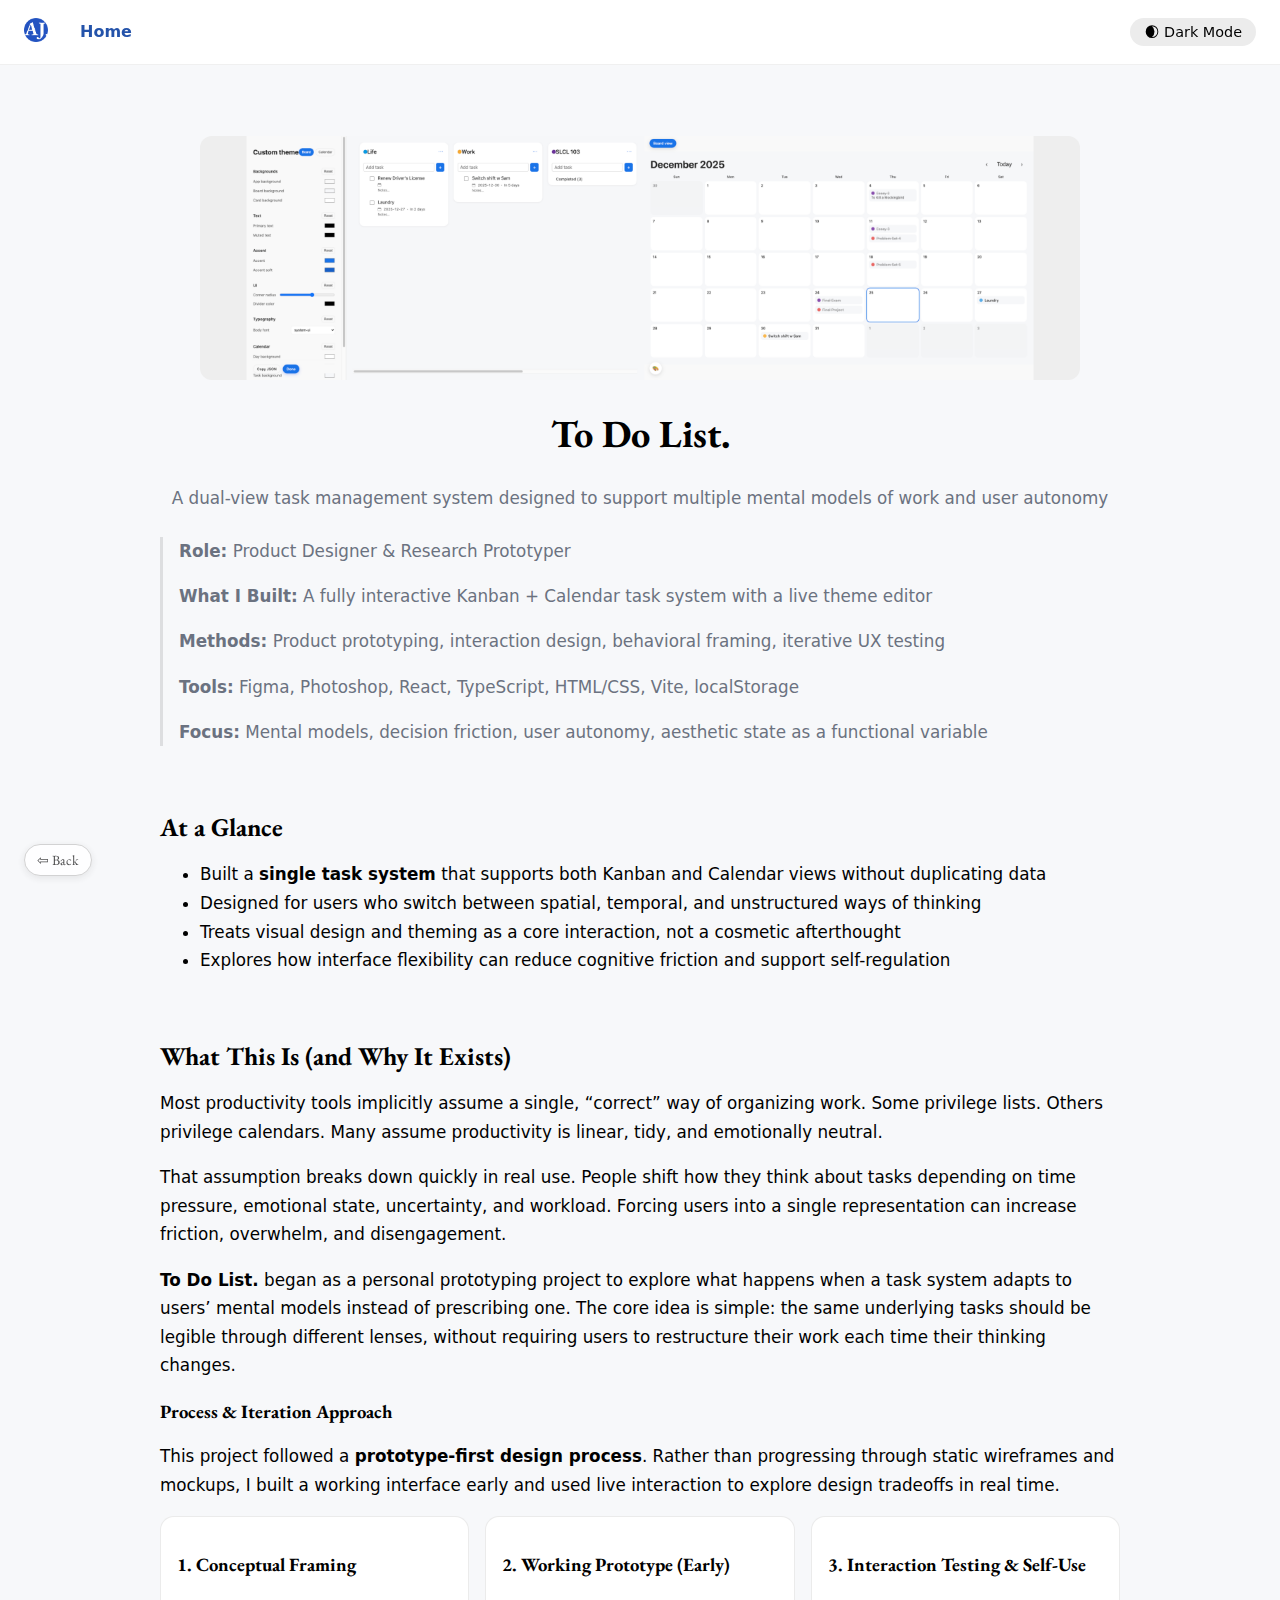
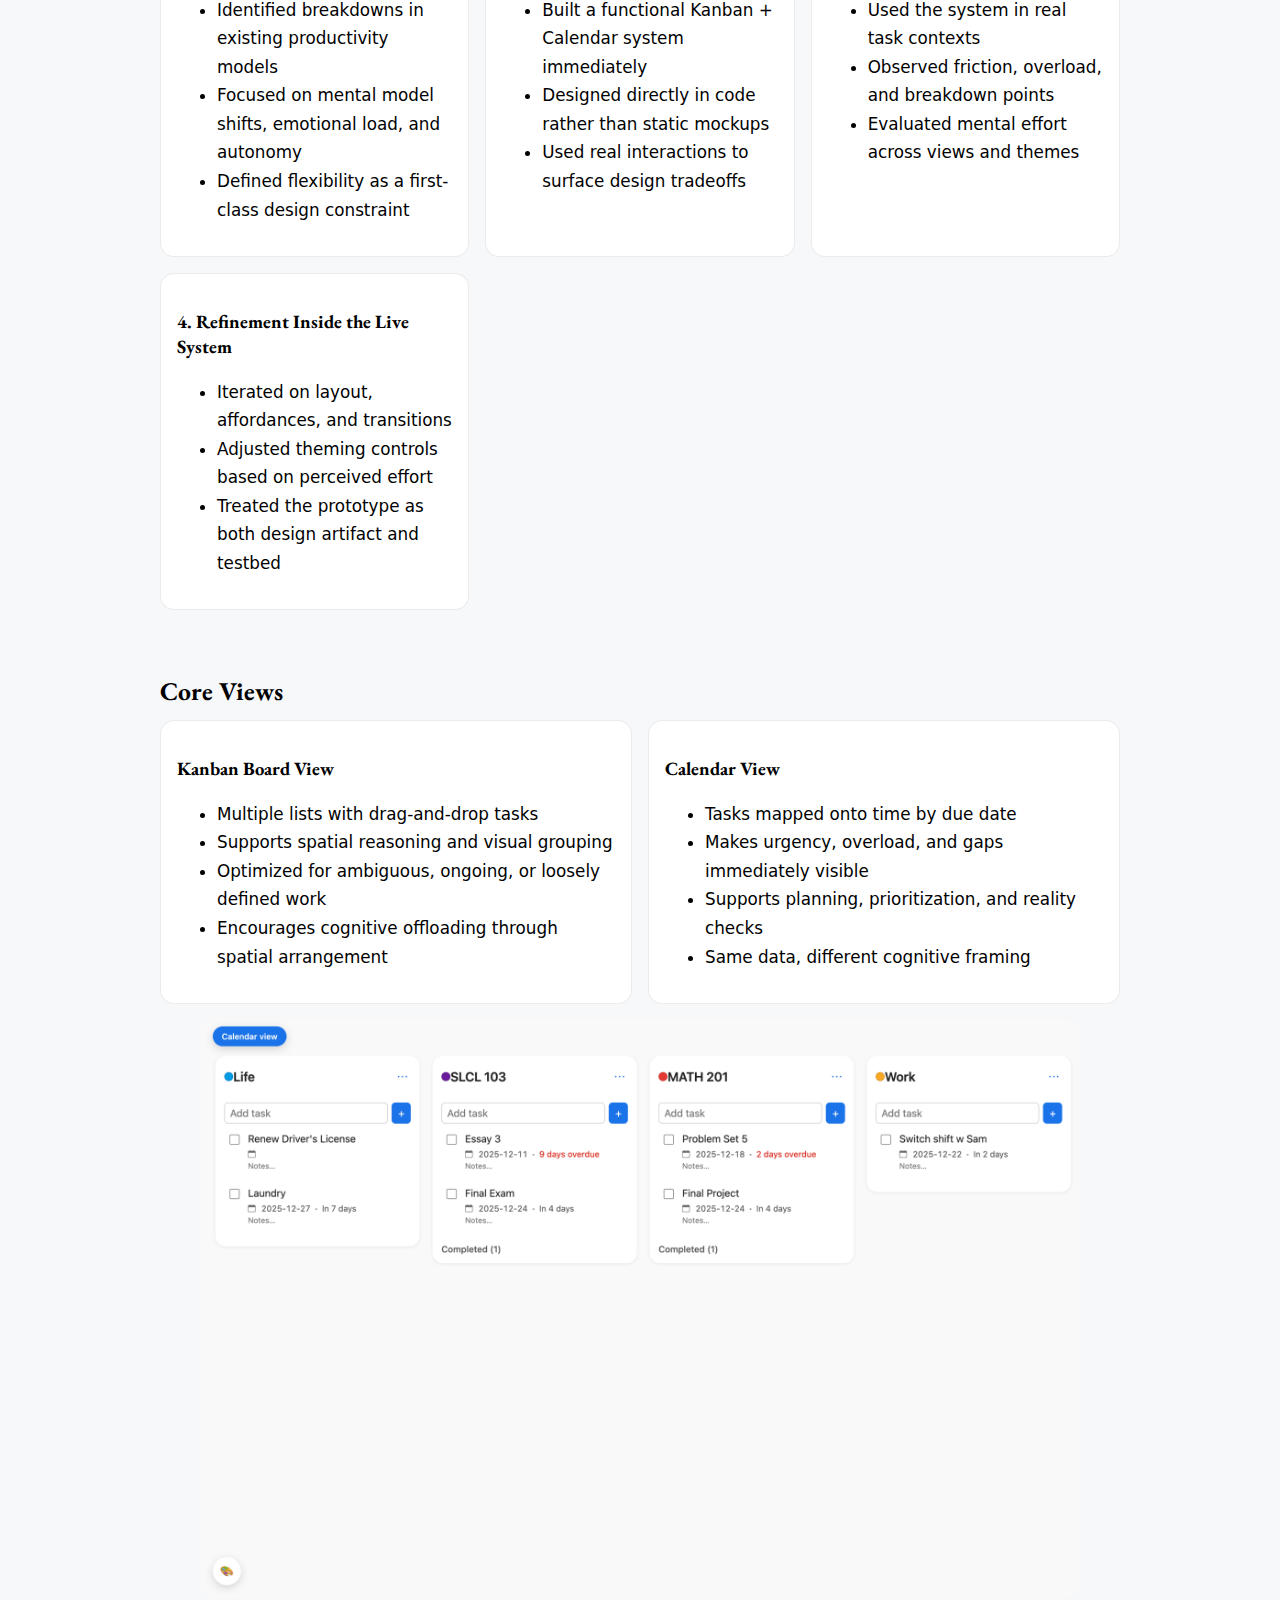
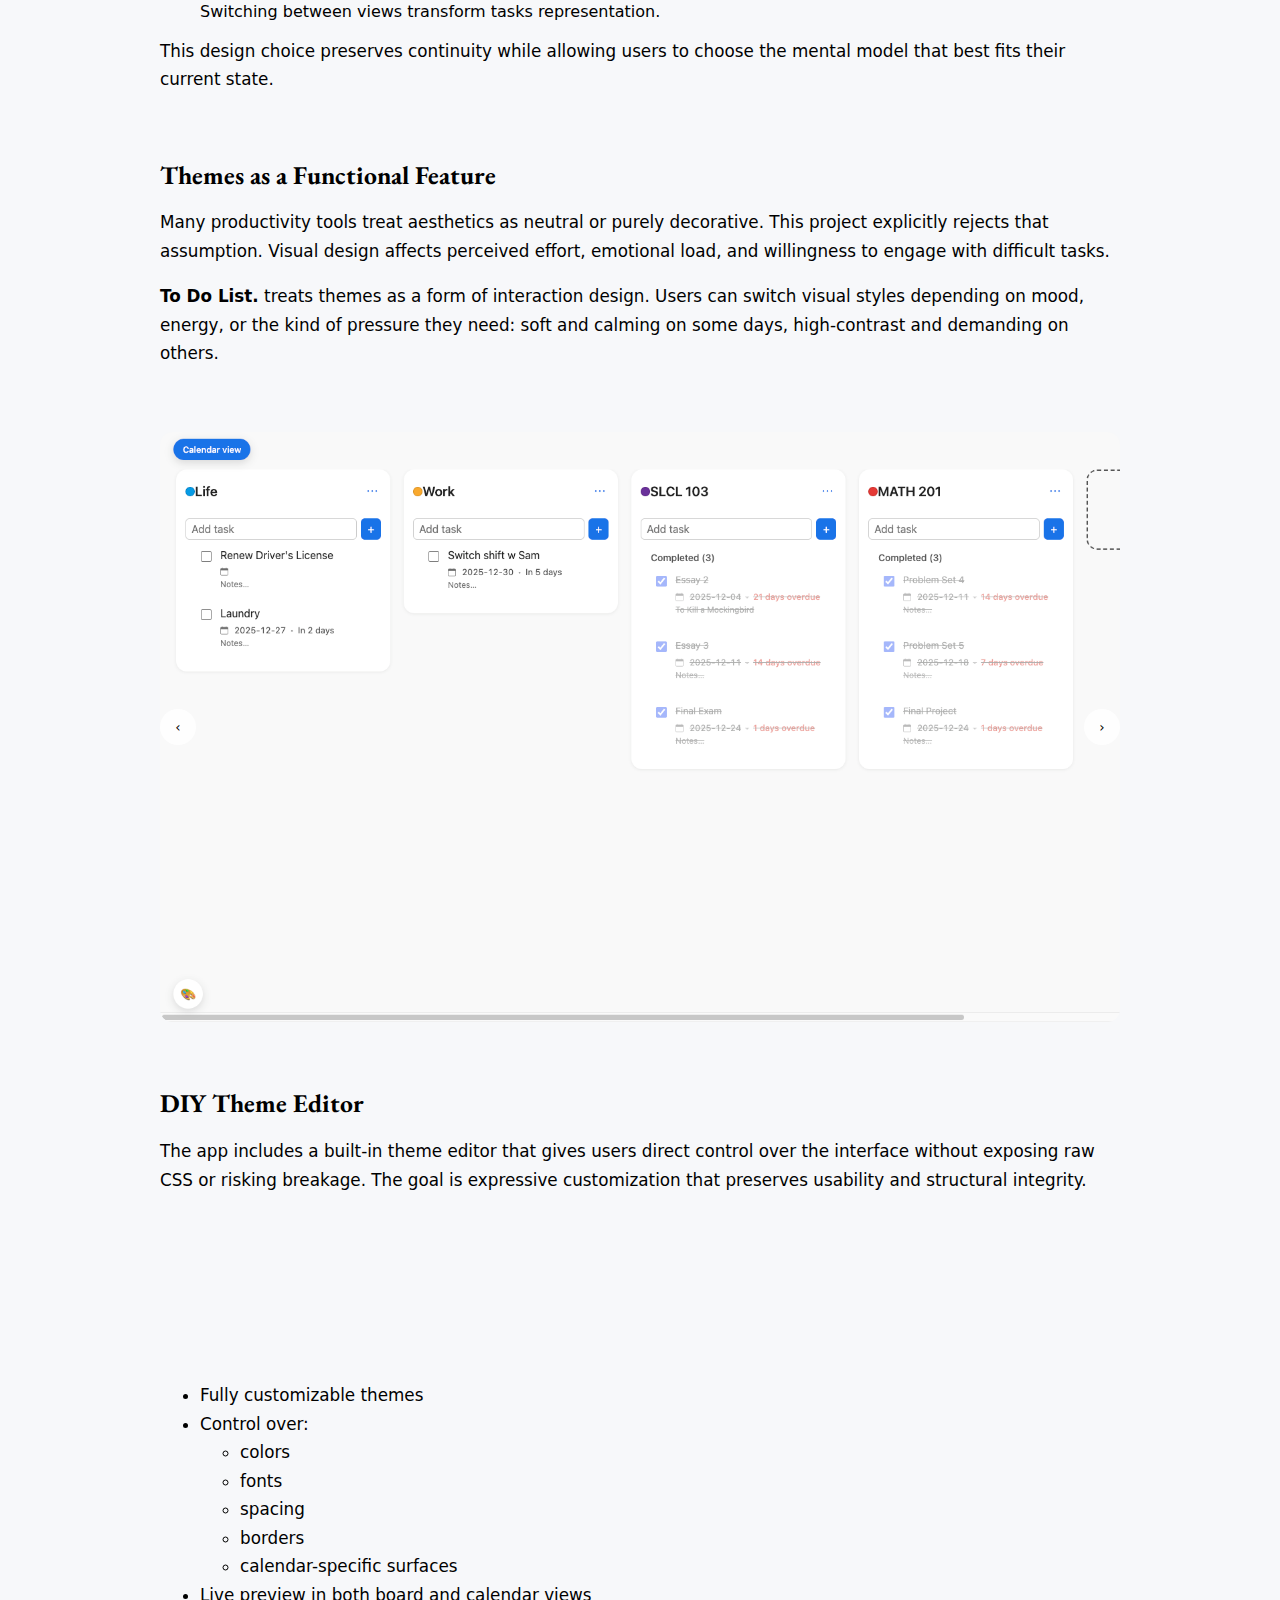
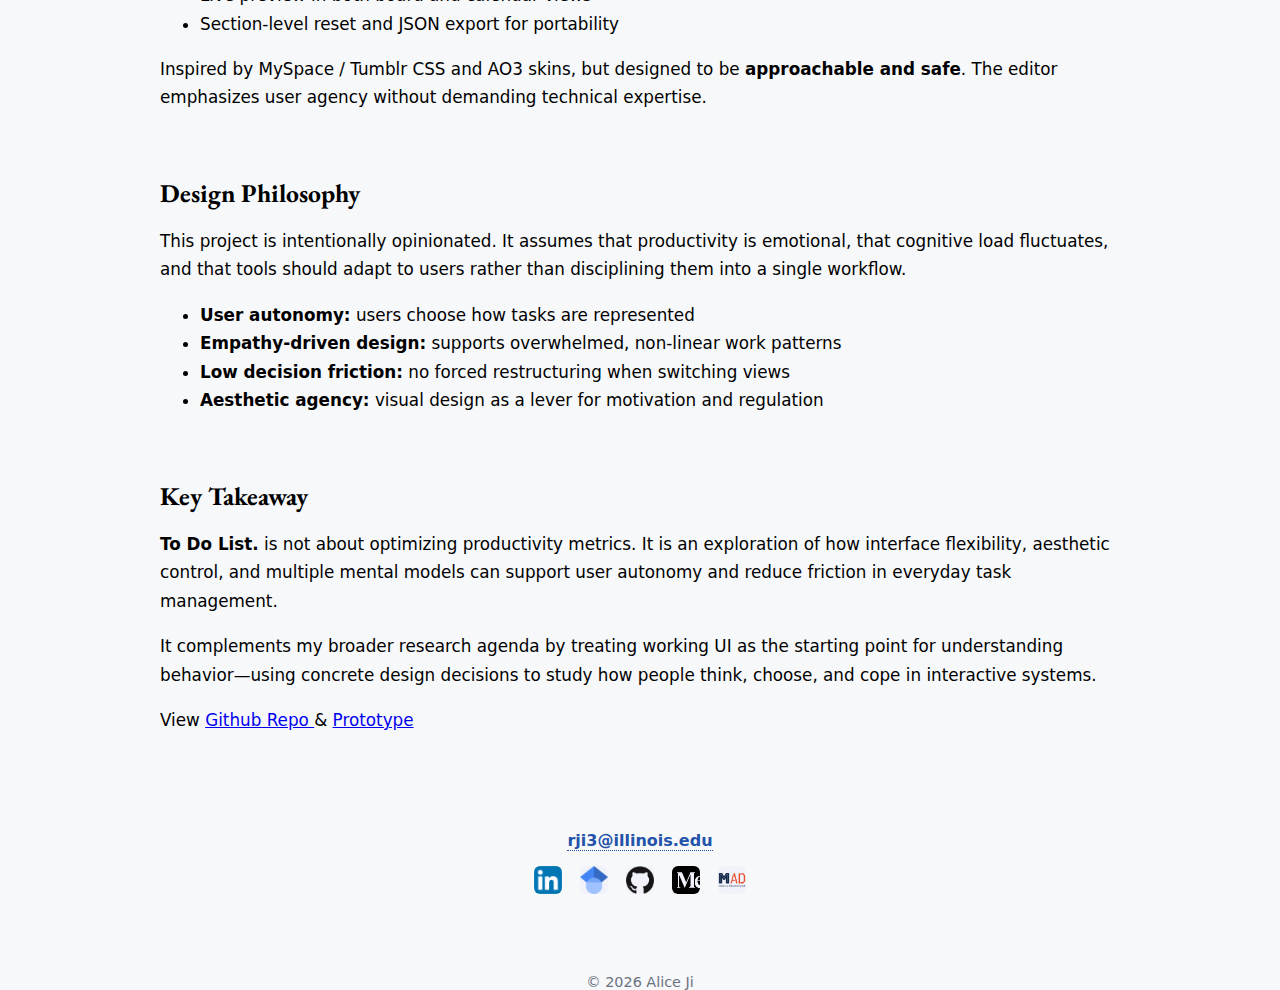
<file: project/todolist.html>
<!DOCTYPE html>
<html lang="en">
  <head>
    <meta name="viewport" content="width=device-width, initial-scale=1.0">
    <link
      href="https://fonts.googleapis.com/css2?family=EB+Garamond:wght@400;700&display=swap"
      rel="stylesheet"
    />
    <meta charset="UTF-8" />
    <title>Alice Ji – Portfolio</title>
    <meta
      name="description"
      content="Portfolio of Alice Ji. A showcase of projects bridging research and industry applications."
    />
    <meta name="viewport" content="width=device-width,initial-scale=1" />
    <link rel="stylesheet" href="../styles.css" />
    <link
      rel="icon"
      href="../assets/favicon.png"
      type="image/png"
    />
  </head>
  <!-- Google tag (gtag.js) -->
<script async src="https://www.googletagmanager.com/gtag/js?id=G-N4BK6G9CMW"></script>
<script>
  window.dataLayer = window.dataLayer || [];
  function gtag(){dataLayer.push(arguments);}
  gtag('js', new Date());

  gtag('config', 'G-N4BK6G9CMW');
</script>
  <body>
    <nav class="navbar">
      <a href="../index.html">
        <img
          src="https://alice-ji.github.io/portfolio/assets/favicon.png"
          style="width: 24px; height: 24px;"
        />
      </a>
      <a href="../index.html" class="nav-link">Home</a>
      <button id="dark-toggle" class="dark-toggle">🌒 Dark Mode</button>
    </nav>

    <a href="../index.html" id="back-btn" title="Back to portfolio">
      &#8678; Back
    </a>
    
    <main>
        <section class="case-study">

            <header class="case-header">
              <figure>
                <img src="https://alice-ji.github.io/portfolio/assets/todolist-card.png" alt="To Do List hero image" />
              </figure>
          
              <h1>To Do List.</h1>
          
              <p class="subtitle">
                A dual-view task management system designed to support multiple mental models of work and user autonomy
              </p>
          
              <div class="case-meta">
                <p><strong>Role:</strong> Product Designer & Research Prototyper</p>
                <p><strong>What I Built:</strong> A fully interactive Kanban + Calendar task system with a live theme editor</p>
                <p><strong>Methods:</strong> Product prototyping, interaction design, behavioral framing, iterative UX testing</p>
                <p><strong>Tools:</strong> Figma, Photoshop, React, TypeScript, HTML/CSS, Vite, localStorage</p>
                <p><strong>Focus:</strong> Mental models, decision friction, user autonomy, aesthetic state as a functional variable</p>
              </div>
            </header>
          
            <section class="case-glance">
              <h2>At a Glance</h2>
              <ul>
                <li>Built a <strong>single task system</strong> that supports both Kanban and Calendar views without duplicating data</li>
                <li>Designed for users who switch between spatial, temporal, and unstructured ways of thinking</li>
                <li>Treats visual design and theming as a core interaction, not a cosmetic afterthought</li>
                <li>Explores how interface flexibility can reduce cognitive friction and support self-regulation</li>
              </ul>
            </section>
          
            <section class="case-narrative">
                <h2>What This Is (and Why It Exists)</h2>
              
                <p>
                  Most productivity tools implicitly assume a single, “correct” way of organizing work.
                  Some privilege lists. Others privilege calendars. Many assume productivity is linear,
                  tidy, and emotionally neutral.
                </p>
              
                <p>
                  That assumption breaks down quickly in real use. People shift how they think about tasks
                  depending on time pressure, emotional state, uncertainty, and workload. Forcing users
                  into a single representation can increase friction, overwhelm, and disengagement.
                </p>
              
                <p>
                  <strong>To Do List.</strong> began as a personal prototyping project to explore what
                  happens when a task system adapts to users’ mental models instead of prescribing one.
                  The core idea is simple: the same underlying tasks should be legible through different
                  lenses, without requiring users to restructure their work each time their thinking changes.
                </p>
              
                <h3>Process & Iteration Approach</h3>
              
                <p>
                  This project followed a <strong>prototype-first design process</strong>. Rather than
                  progressing through static wireframes and mockups, I built a working interface early
                  and used live interaction to explore design tradeoffs in real time.
                </p>
              
                <div class="case-grid"
                     style="display:grid; grid-template-columns: repeat(auto-fit, minmax(240px, 1fr)); gap:16px; margin-top:16px;">
              
                  <div class="case-card"
                       style="padding:16px; border-radius:14px; border:1px solid var(--divider, rgba(0,0,0,0.08)); background: var(--card, #fff);">
                    <h3>1. Conceptual Framing</h3>
                    <ul>
                      <li>Identified breakdowns in existing productivity models</li>
                      <li>Focused on mental model shifts, emotional load, and autonomy</li>
                      <li>Defined flexibility as a first-class design constraint</li>
                    </ul>
                  </div>
              
                  <div class="case-card"
                       style="padding:16px; border-radius:14px; border:1px solid var(--divider, rgba(0,0,0,0.08)); background: var(--card, #fff);">
                    <h3>2. Working Prototype (Early)</h3>
                    <ul>
                      <li>Built a functional Kanban + Calendar system immediately</li>
                      <li>Designed directly in code rather than static mockups</li>
                      <li>Used real interactions to surface design tradeoffs</li>
                    </ul>
                  </div>
              
                  <div class="case-card"
                       style="padding:16px; border-radius:14px; border:1px solid var(--divider, rgba(0,0,0,0.08)); background: var(--card, #fff);">
                    <h3>3. Interaction Testing & Self-Use</h3>
                    <ul>
                      <li>Used the system in real task contexts</li>
                      <li>Observed friction, overload, and breakdown points</li>
                      <li>Evaluated mental effort across views and themes</li>
                    </ul>
                  </div>
              
                  <div class="case-card"
                       style="padding:16px; border-radius:14px; border:1px solid var(--divider, rgba(0,0,0,0.08)); background: var(--card, #fff);">
                    <h3>4. Refinement Inside the Live System</h3>
                    <ul>
                      <li>Iterated on layout, affordances, and transitions</li>
                      <li>Adjusted theming controls based on perceived effort</li>
                      <li>Treated the prototype as both design artifact and testbed</li>
                    </ul>
                  </div>
              
                </div>
              </section>             
          
            <section class="case-design">
              <h2>Core Views</h2>
          
              <div class="case-grid" style="display:grid; grid-template-columns: repeat(auto-fit, minmax(280px, 1fr)); gap:16px;">
                <div class="case-card" style="padding:16px; border-radius:14px; border:1px solid var(--divider, rgba(0,0,0,0.08)); background: var(--card, #fff);">
                  <h3>Kanban Board View</h3>
                  <ul>
                    <li>Multiple lists with drag-and-drop tasks</li>
                    <li>Supports spatial reasoning and visual grouping</li>
                    <li>Optimized for ambiguous, ongoing, or loosely defined work</li>
                    <li>Encourages cognitive offloading through spatial arrangement</li>
                  </ul>
                </div>
          
                <div class="case-card" style="padding:16px; border-radius:14px; border:1px solid var(--divider, rgba(0,0,0,0.08)); background: var(--card, #fff);">
                  <h3>Calendar View</h3>
                  <ul>
                    <li>Tasks mapped onto time by due date</li>
                    <li>Makes urgency, overload, and gaps immediately visible</li>
                    <li>Supports planning, prioritization, and reality checks</li>
                    <li>Same data, different cognitive framing</li>
                  </ul>
                </div>
              </div>

              <figure>
                <img
                  src="https://alice-ji.github.io/portfolio/assets/todolist-switchview.gif"
                />
                <figcaption>
                    Switching between views transform tasks representation.
                </figcaption>
            </figure> 
          
              <p style="margin-top:16px;">
                This design choice preserves continuity while allowing users to 
                choose the mental model that best fits their current state.
              </p>
            </section>
          
            <section class="case-theme">
              <h2>Themes as a Functional Feature</h2>
          
              <p>
                Many productivity tools treat aesthetics as neutral or purely decorative. This project explicitly rejects
                that assumption. Visual design affects perceived effort, emotional load, and willingness to engage with
                difficult tasks.
              </p>
          
              <p>
                <strong>To Do List.</strong> treats themes as a form of interaction design. Users can switch visual styles
                depending on mood, energy, or the kind of pressure they need: soft and calming on some days, high-contrast
                and demanding on others.
              </p>

              <section class="case-slideshow" aria-label="Theme examples slideshow">
                <div class="slideshow-viewport">
                  <div class="slideshow-track">
                    <!-- Slides -->
                    <img src="https://alice-ji.github.io/portfolio/assets/todolist-theme1.png" alt="To Do List theme example 1" />
                    <img src="https://alice-ji.github.io/portfolio/assets/todolist-theme2.png" alt="To Do List theme example 2" />
                    <img src="https://alice-ji.github.io/portfolio/assets/todolist-theme3.png" alt="To Do List theme example 3" />
                    <img src="https://alice-ji.github.io/portfolio/assets/todolist-theme4.png" alt="To Do List theme example 4" />
                    <img src="https://alice-ji.github.io/portfolio/assets/todolist-theme5.png" alt="To Do List theme example 5" />
                    <img src="https://alice-ji.github.io/portfolio/assets/todolist-theme6.png" alt="To Do List theme example 6" />
                    <img src="https://alice-ji.github.io/portfolio/assets/todolist-theme7.png" alt="To Do List theme example 7" />
                    <img src="https://alice-ji.github.io/portfolio/assets/todolist-theme8.png" alt="To Do List theme example 8" />
                    <img src="https://alice-ji.github.io/portfolio/assets/todolist-theme9.png" alt="To Do List theme example 9" />
                    <img src="https://alice-ji.github.io/portfolio/assets/todolist-theme10.png" alt="To Do List theme example 10" />
                    <img src="https://alice-ji.github.io/portfolio/assets/todolist-theme11.png" alt="To Do List theme example 11" />
                    <img src="https://alice-ji.github.io/portfolio/assets/todolist-theme12.png" alt="To Do List theme example 12" />
                  </div>
                </div>
              
                <div class="slideshow-controls">
                  <button class="slide-prev" aria-label="Previous slide">
                    <span>
                    ‹
                    </span>
                  </button>
                  <button class="slide-next" aria-label="Next slide">
                    <span>
                    ›
                    </span>
                  </button>
                </div>
              </section>
              
              </div>

            </section>
          
            <section class="case-design">
              <h2>DIY Theme Editor</h2>
          
              <p>
                The app includes a built-in theme editor that gives users direct control over the interface without
                exposing raw CSS or risking breakage. The goal is expressive customization that preserves usability
                and structural integrity.
              </p>

              <video width="100%" autoplay muted loop>
                <source
                  src="https://alice-ji.github.io/portfolio/assets/todolist-demo.mp4"
                  type="video/mp4"
                />
                Your browser does not support the video tag.
              </video>
          
              <ul>
                <li>Fully customizable themes</li>
                <li>Control over:
                  <ul>
                    <li>colors</li>
                    <li>fonts</li>
                    <li>spacing</li>
                    <li>borders</li>
                    <li>calendar-specific surfaces</li>
                  </ul>
                </li>
                <li>Live preview in both board and calendar views</li>
                <li>Section-level reset and JSON export for portability</li>
              </ul>
          
              <p>
                Inspired by MySpace / Tumblr CSS and AO3 skins, but designed to be <strong>approachable and safe</strong>.
                The editor emphasizes user agency without demanding technical expertise.
              </p>
            </section>
          
            <section class="case-methods">
              <h2>Design Philosophy</h2>
          
              <p>
                This project is intentionally opinionated. It assumes that productivity is emotional, that cognitive
                load fluctuates, and that tools should adapt to users rather than disciplining them into a single workflow.
              </p>
          
              <ul>
                <li><strong>User autonomy:</strong> users choose how tasks are represented</li>
                <li><strong>Empathy-driven design:</strong> supports overwhelmed, non-linear work patterns</li>
                <li><strong>Low decision friction:</strong> no forced restructuring when switching views</li>
                <li><strong>Aesthetic agency:</strong> visual design as a lever for motivation and regulation</li>
              </ul>
            </section>
          
            <section class="case-conclusion">
              <h2>Key Takeaway</h2>
          
              <p>
                <strong>To Do List.</strong> is not about optimizing productivity metrics. It is an exploration of how
                interface flexibility, aesthetic control, and multiple mental models can support user autonomy and
                reduce friction in everyday task management.
              </p>
          
              <p>
                It complements my broader research agenda by treating working UI as the starting point for understanding
                behavior—using concrete design decisions to study how people think, choose, and cope in interactive systems.
              </p>

              <p>
                  View
                <a href="https://github.com/Alice-Ji/ToDoList" target="_blank">
                  Github Repo
                </a>
                &
                <a href="https://alice-ji.github.io/ToDoList/" target="_blank">
                    Prototype
                </a>
                </p>
            </section>
          
          </section>


      <section class="contact-section">
        <a href="mailto:rji3@illinois.edu" class="contact-email"
          >rji3@illinois.edu</a
        >
        <div class="social-links">
          <a
            href="https://www.linkedin.com/in/alice-ji-8a4b2a161/"
            target="_blank"
          >
            <img
              src="https://alice-ji.github.io/portfolio/assets/LinkedIn.png"
              alt="LinkedIn"
              title="LinkedIn"
            />
          </a>
          <a
            href="https://scholar.google.com/citations?hl=en&user=CVlgqCAAAAAJ"
            target="_blank"
          >
            <img
              src="https://alice-ji.github.io/portfolio/assets/GoogleScholarLogo.png"
              alt="Google Scholar"
              title="Google Scholar"
            />
          </a>
          <a href="https://github.com/Alice-Ji" target="_blank">
            <img
              src="https://alice-ji.github.io/portfolio/assets/github.png"
              alt="Github"
              title="Github"
            />
          </a>
          <a href="https://medium.com/@alice-ji" target="_blank">
            <img
              src="https://alice-ji.github.io/portfolio/assets/medium.png"
              alt="Medium"
              title="Medium"
            />
          <a href="https://madlabresearch.web.illinois.edu/" target="_blank">
            <img
              src="https://alice-ji.github.io/portfolio/assets/madlab.png"
              alt="MadLab"
              title="MadLab"
            />
          </a>
        </div>
      </section>
    </main>

    <footer>&copy; 2026 Alice Ji</footer>

    <script>
      const btn = document.getElementById("dark-toggle");
      if (localStorage.getItem("dark-mode") === "true") {
        document.body.classList.add("dark-mode");
        btn.textContent = "☀️ Light Mode";
      }
      btn.onclick = () => {
        document.body.classList.toggle("dark-mode");
        const enabled = document.body.classList.contains("dark-mode");
        btn.textContent = enabled ? "☀️ Light Mode" : "🌒 Dark Mode";
        localStorage.setItem("dark-mode", enabled);
      };

  (function () {
    const slideshow = document.querySelector(".case-slideshow");
    if (!slideshow) return;

    const track = slideshow.querySelector(".slideshow-track");
    const slides = Array.from(track.children);
    const prev = slideshow.querySelector(".slide-prev");
    const next = slideshow.querySelector(".slide-next");

    let index = 0;
    let interval = null;
    const DURATION = 3000;

    function update() {
      track.style.transform = `translateX(-${index * 100}%)`;
    }

    function nextSlide() {
      index = (index + 1) % slides.length;
      update();
    }

    function prevSlide() {
      index = (index - 1 + slides.length) % slides.length;
      update();
    }

    function start() {
      if (interval) return;
      interval = setInterval(nextSlide, DURATION);
    }

    function stop() {
      clearInterval(interval);
    }

    next.addEventListener("click", () => {
      stop();
      nextSlide();
      start();
    });

    prev.addEventListener("click", () => {
      stop();
      prevSlide();
      start();
    });

    slideshow.addEventListener("mouseenter", stop);
    slideshow.addEventListener("mouseleave", start);

    start();
  })();

    </script>
  </body>
</html>
</file>
<file: styles.css>
/* =========================================================
   DESIGN TOKENS
   ========================================================= */
:root {
  --bg: #f7f8fa;
  --surface: #ffffff;
  --surface-soft: rgba(255, 255, 255, 0.85);
  --card: #ffffff;

  --text-body: #1c2233;
  --text-muted: #6b7280;

  --accent: #2453aa;

  --radius-lg: 20px;
  --radius-md: 14px;

  --shadow-soft: 0 12px 32px rgba(0, 0, 0, 0.08);
  --shadow-hover: 0 20px 48px rgba(0, 0, 0, 0.12);
}

body.dark-mode {
  --text-body: #e7e9ec;
  --text-strong: #f3f4f6;
  --card: #2a2b3d;
}

/* =========================================================
     BASE / RESET
     ========================================================= */
@import url("https://fonts.googleapis.com/css2?family=Inter:wght@400;600&display=swap");

html,
body {
  margin: 0;
  padding: 0;
  background: var(--bg);
  color: var(--text-main);
  font-family: "Inter", system-ui, sans-serif;
  min-height: 100vh;
}

h1,
h2,
h3 {
  font-family: "EB Garamond", serif;
}

button,
input,
select,
textarea {
  font-family: inherit;
}

/* =========================================================
     NAVBAR
     ========================================================= */
.navbar {
  position: fixed;
  inset: 0 0 auto 0;
  height: 64px;
  display: flex;
  align-items: center;
  gap: 32px;
  padding: 0 24px;
  background: rgba(255, 255, 255, 0.9);
  backdrop-filter: blur(0.5px);
  border-bottom: 1px solid rgba(0, 0, 0, 0.06);
  z-index: 1000;
}

.nav-link {
  text-decoration: none;
  font-weight: 600;
  color: var(--accent);
  border-bottom: 2px solid transparent;
  transition: all 0.2s ease;
}

.nav-link:hover,
.nav-link.active {
  color: #112244;
  border-bottom-color: var(--accent);
}

.dark-toggle {
  margin-left: auto;
  padding: 6px 14px;
  border-radius: 999px;
  border: none;
  cursor: pointer;
  font-size: 0.9rem;
  background: #ececec;
}

/* =========================================================
     MAIN CONTAINER
     ========================================================= */
main {
  max-width: 90%;
  margin: 96px auto 64px;
  padding: 24px 20px;
  background: transparent;
  box-shadow: none;
  border-radius: 0;
}

/* =========================================================
     PROFILE
     ========================================================= */
.profile-card {
  background: var(--surface);
  border-radius: var(--radius-lg);
  padding: 20px 20px;
  width: min(80vw, 1300px);
  margin-inline: auto;
}

.profile-header {
  margin-bottom: 72px;
}

.profile-grid {
  display: grid;
  grid-template-columns: 180px 1fr;
  gap: 56px;
  align-items: flex-start;
}

.profile-avatar {
  display: flex;
  justify-content: center;
}

.profile-avatar .profile-img {
  width: 160px;
  height: 160px;
  border-radius: 50%; /* round avatar restored */
  object-fit: cover;
  box-shadow: 0 6px 18px rgba(0, 0, 0, 0.12);
}

.profile-content h1 {
  margin: 0;
  font-size: 3rem;
  letter-spacing: -0.03em;
}

.profile-content .hero-sub {
  margin-top: 8px;
  font-size: 1.2rem;
  color: var(--text-muted);
}

.profile-content .hero-lede {
  margin-top: 18px;
}

.hero-lede {
  font-size: 1.1rem;
}

.cred-list {
  align-items: flex;
  margin-top: 24px;
  padding-top: 16px;
  border-top: 1px solid rgba(0, 0, 0, 0.08);

  text-align: left;
  align-self: flex-start;
}

.cred-list li {
  margin-bottom: 8px;
  color: var(--text-muted);
}

.profile-contact {
  align-items: center;
  gap: 20px;
  margin-top: 20px;
}

/* =========================================================
     CONTACT + SOCIAL
     ========================================================= */
.contact-section {
  text-align: center;
  margin-bottom: 8px;
}

.contact-email {
  font-weight: 600;
  text-decoration: none;
  color: var(--accent);
  border-bottom: 1px dotted currentColor;
}

.social-links {
  margin-top: 16px;
  display: flex;
  justify-content: center;
  gap: 18px;
}

.social-links img {
  width: 28px;
  height: 28px;
  border-radius: 6px;
  background: #f1f2fa;
  transition: transform 0.2s ease, box-shadow 0.2s ease;
}

.social-links img:hover {
  transform: translateY(-2px);
  box-shadow: 0 6px 16px rgba(0, 0, 0, 0.15);
}

/* =========================================================
     PROJECT CARDS
     ========================================================= */

.section-head {
  margin-bottom: 40px;
  text-align: center;
}

.section-title {
  margin-bottom: 8px;
  text-align: left;
  font-size: 2.5rem;
  color: var(--accent);
}

.section-sub {
  margin: 0 auto;
  color: var(--text-muted);
  font-size: 1rem;
  text-align: left;
}

.card-grid {
  display: grid;
  grid-template-columns: 1fr;
  gap: 2.5rem;
  width: min(80vw, 1300px);
  margin-inline: auto;
}

.featured-grid {
  margin-bottom: 4rem;
  width: min(80vw, 1300px);
  margin-inline: auto;
}

.featured-card {
  display: grid;
  grid-template-columns: 1.2fr 1fr; /* image + text */
}

.featured-card .card-media {
  height: 360px;
}

.secondary-grid {
  grid-template-columns: repeat(2, 1fr);
  gap: 2rem;
}

.project-card {
  display: block;
  text-decoration: none;
  color: inherit;
  border-radius: var(--radius-lg);
  overflow: hidden;
  background: var(--surface);
  transition: transform 0.25s ease, box-shadow 0.25s ease;
}

.project-card:hover {
  transform: translateY(-8px);
  box-shadow: var(--shadow-hover);
}

.card-media {
  position: relative;
  height: 240px;
}

.card-media img {
  width: 100%;
  height: 100%;
  object-fit: cover;
}

.card-tags {
  position: absolute;
  top: 12px;
  left: 12px;
  display: flex;
  gap: 8px;
}

.card-tags span {
  font-size: 0.7rem;
  padding: 4px 10px;
  background: rgba(0, 0, 0, 0.7);
  color: #fff;
  border-radius: 999px;
}

.card-text {
  padding: 20px 24px 24px;
}

.card-text h3 {
  color: var(--accent);
  margin-bottom: 6px;
}

.card-text p {
  margin: 0;
  color: var(--text-muted);
  font-size: 0.95rem;
  line-height: 1.55;
}

.card-text .featured {
  margin-top: 8px;
  font-size: 0.85rem;
  color: var(--text-muted);
}

/* =========================================================
     CASE STUDY
     ========================================================= */
.case-study {
  max-width: 960px;
  margin: 0 auto 96px;
  text-align: left;
}

.case-header img {
  width: 100%;
  border-radius: 16px;
}

.case-header h1 {
  text-align: center;
  font-size: 2.4rem;
  margin-top: 24px;
}

.subtitle {
  text-align: center;
  color: var(--text-muted);
}

.case-meta {
  margin-top: 24px;
  padding-left: 16px;
  border-left: 3px solid rgba(0, 0, 0, 0.1);
  color: var(--text-muted);
}

.case-study section {
  margin-top: 64px;
}

.case-study h2 {
  font-size: 1.6rem;
  margin-bottom: 12px;
}

.case-study p,
.case-study li {
  font-size: 1.05rem;
  line-height: 1.7;
}

.case-study img,
.case-study video {
  width: 100%;
  border-radius: 12px;
}

/* =========================================================
     SLIDESHOW
     ========================================================= */
.case-slideshow {
  position: relative;
  margin: 32px 0;
}

.slideshow-viewport {
  overflow: hidden;
  border-radius: 12px;
}

.slideshow-track {
  display: flex;
  transition: transform 0.6s ease;
}

.slideshow-track img {
  width: 100%;
  flex-shrink: 0;
}

.slideshow-controls {
  position: absolute;
  inset: 0;
  display: flex;
  justify-content: space-between;
  align-items: center;
  pointer-events: none;
}

.slideshow-controls button {
  pointer-events: auto;
  background: rgba(255, 255, 255, 0.85);
  border: none;
  width: 36px;
  height: 36px;
  border-radius: 50%;
  cursor: pointer;
}

/* =========================================================
     FOOTER
     ========================================================= */
footer {
  text-align: center;
  font-size: 0.9rem;
  margin-top: -20px;
  color: var(--text-muted);
}

/* =========================================================
     DARK MODE
     ========================================================= */
body.dark-mode::before {
  content: "";
  position: fixed;
  inset: 0;
  background: #16181e;
  z-index: -1;
}

body.dark-mode {
  background: #16181e;
  color: #e7e9ec;
}

body.dark-mode h3 {
  color: #e1cfae;
}

body.dark-mode .contact-email {
  color: #e1cfae;
}

body.dark-mode .navbar {
  background: rgba(35, 36, 51, 0.9);
}

body.dark-mode .nav-link {
  color: #e1cfae;
}

body.dark-mode .project-card {
  background: #2a2b3d;
}

body.dark-mode footer {
  color: #cab88b;
}

body.dark-mode .cred-strip {
  border-top-color: rgba(255, 255, 255, 0.12);
}

body.dark-mode table,
body.dark-mode th,
body.dark-mode td {
  color: #1c2233;
}

/* =========================================================
     RESPONSIVE
     ========================================================= */
@media (max-width: 700px) {
  main {
    padding: 32px 20px;
  }

  .hero h1 {
    font-size: 2.4rem;
  }

  .profile-grid {
    grid-template-columns: 1fr;
    text-align: center;
  }

  .profile-content {
    text-align: center;
  }

  .cred-list {
    text-align: left;
    margin-left: auto;
    margin-right: auto;
    max-width: 520px;
  }

  .featured-card {
    grid-template-columns: 1fr;
  }

  .secondary-grid {
    grid-template-columns: 1fr;
  }

  .featured-card .card-media {
    height: 240px;
  }

  .case-study img,
  .case-study video {
    width: 100vw;
    max-width: 100vw;
    margin-left: calc(50% - 50vw);
    margin-right: calc(50% - 50vw);
    border-radius: 12px;
  }
}

/* =========================================================
   SCROLLING MOTION
   ========================================================= */
.reveal {
  opacity: 0;
  transform: translateY(12px);
  transition: opacity 0.6s cubic-bezier(0.16, 1, 0.3, 1), transform 0.6s ease;
  will-change: opacity, transform;
}

.reveal.is-visible {
  opacity: 1;
  transform: translateY(0);
}

@media (prefers-reduced-motion: reduce) {
  .reveal {
    opacity: 1;
    transform: none;
    transition: none;
  }
}

/* =========================================================
   BACK BUTTON
   ========================================================= */
#back-btn {
  position: fixed;
  bottom: 24px;
  left: 24px;
  background: #fff;
  color: #333;
  font-size: 14px;
  font-family: "EB Garamond", serif;
  padding: 6px 12px;
  border: 1px solid #ccc;
  border-radius: 18px;
  text-decoration: none;
  box-shadow: 0 2px 8px rgba(0, 0, 0, 0.1);
  opacity: 0.85;
  z-index: 999;
  transition: opacity 0.3s ease;
}

#back-btn:hover {
  opacity: 1;
  box-shadow: 0 3px 12px rgba(0, 0, 0, 0.15);
}
</file>
